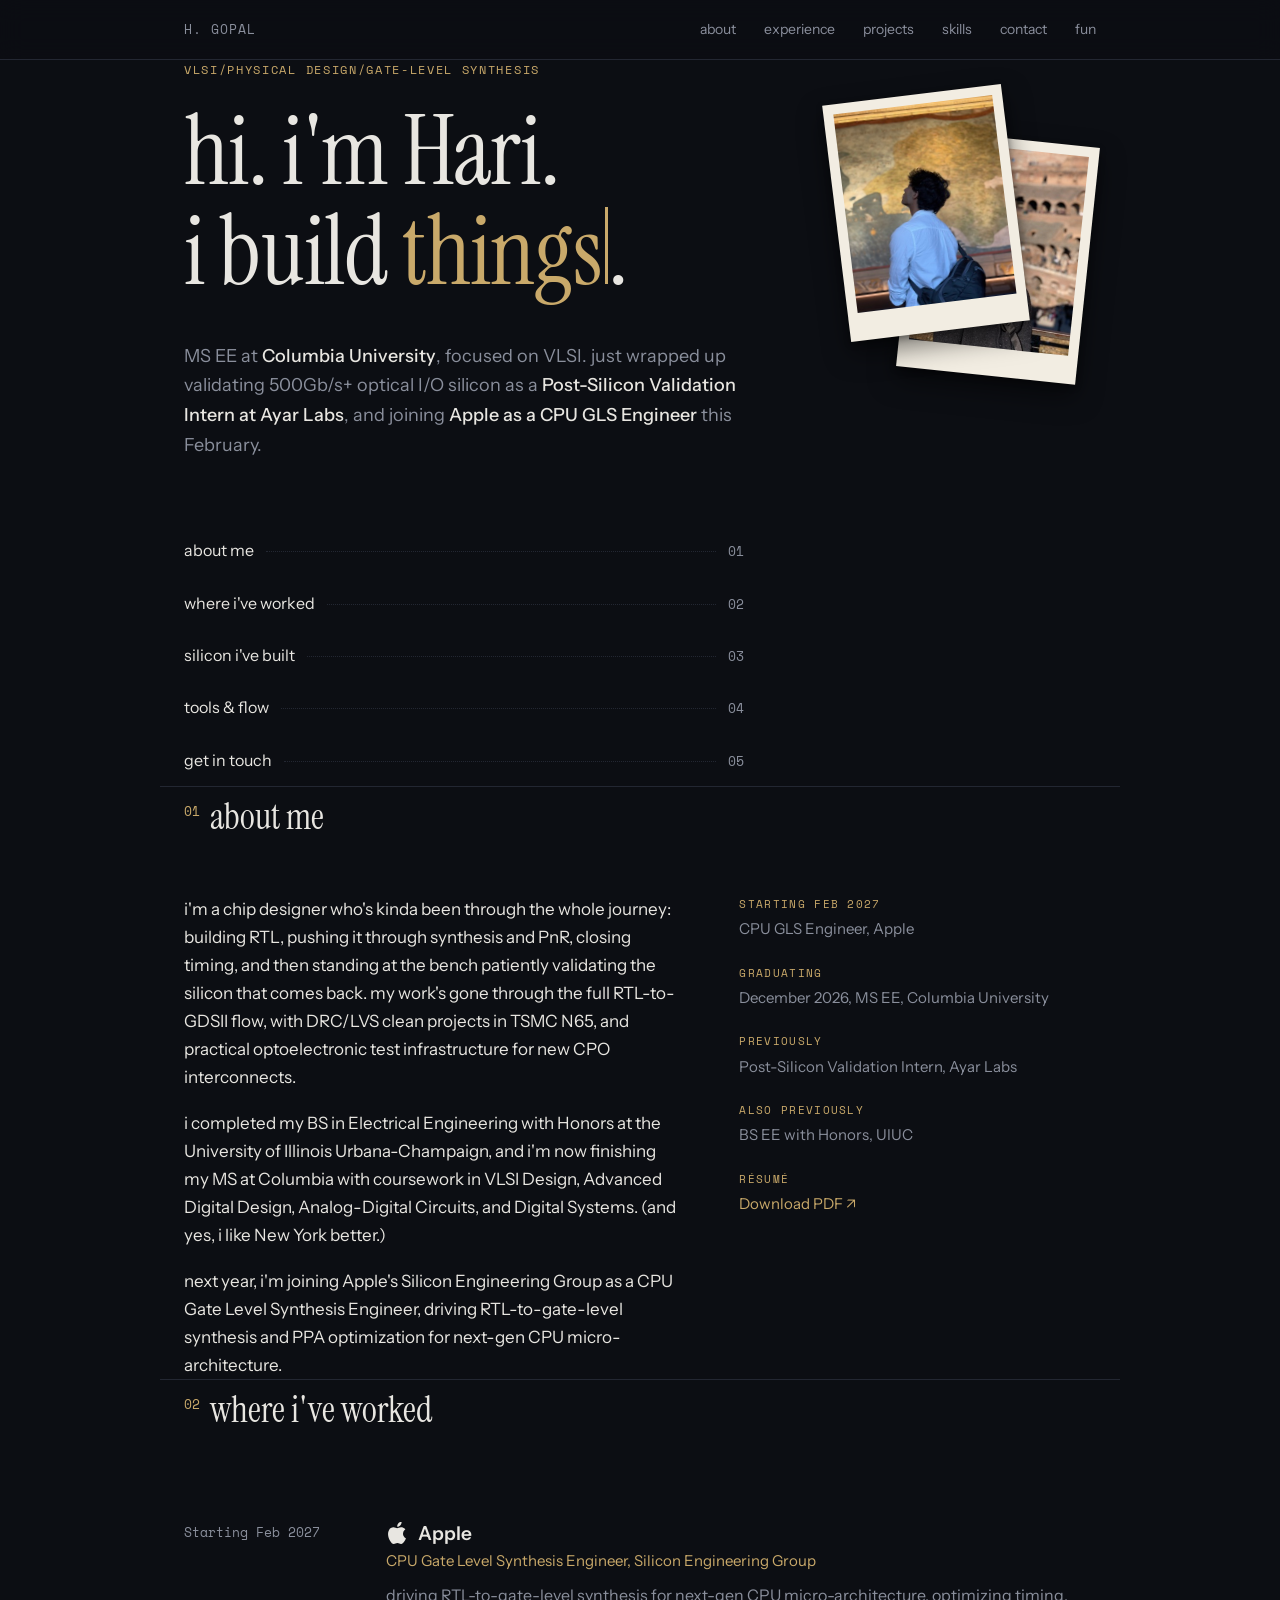
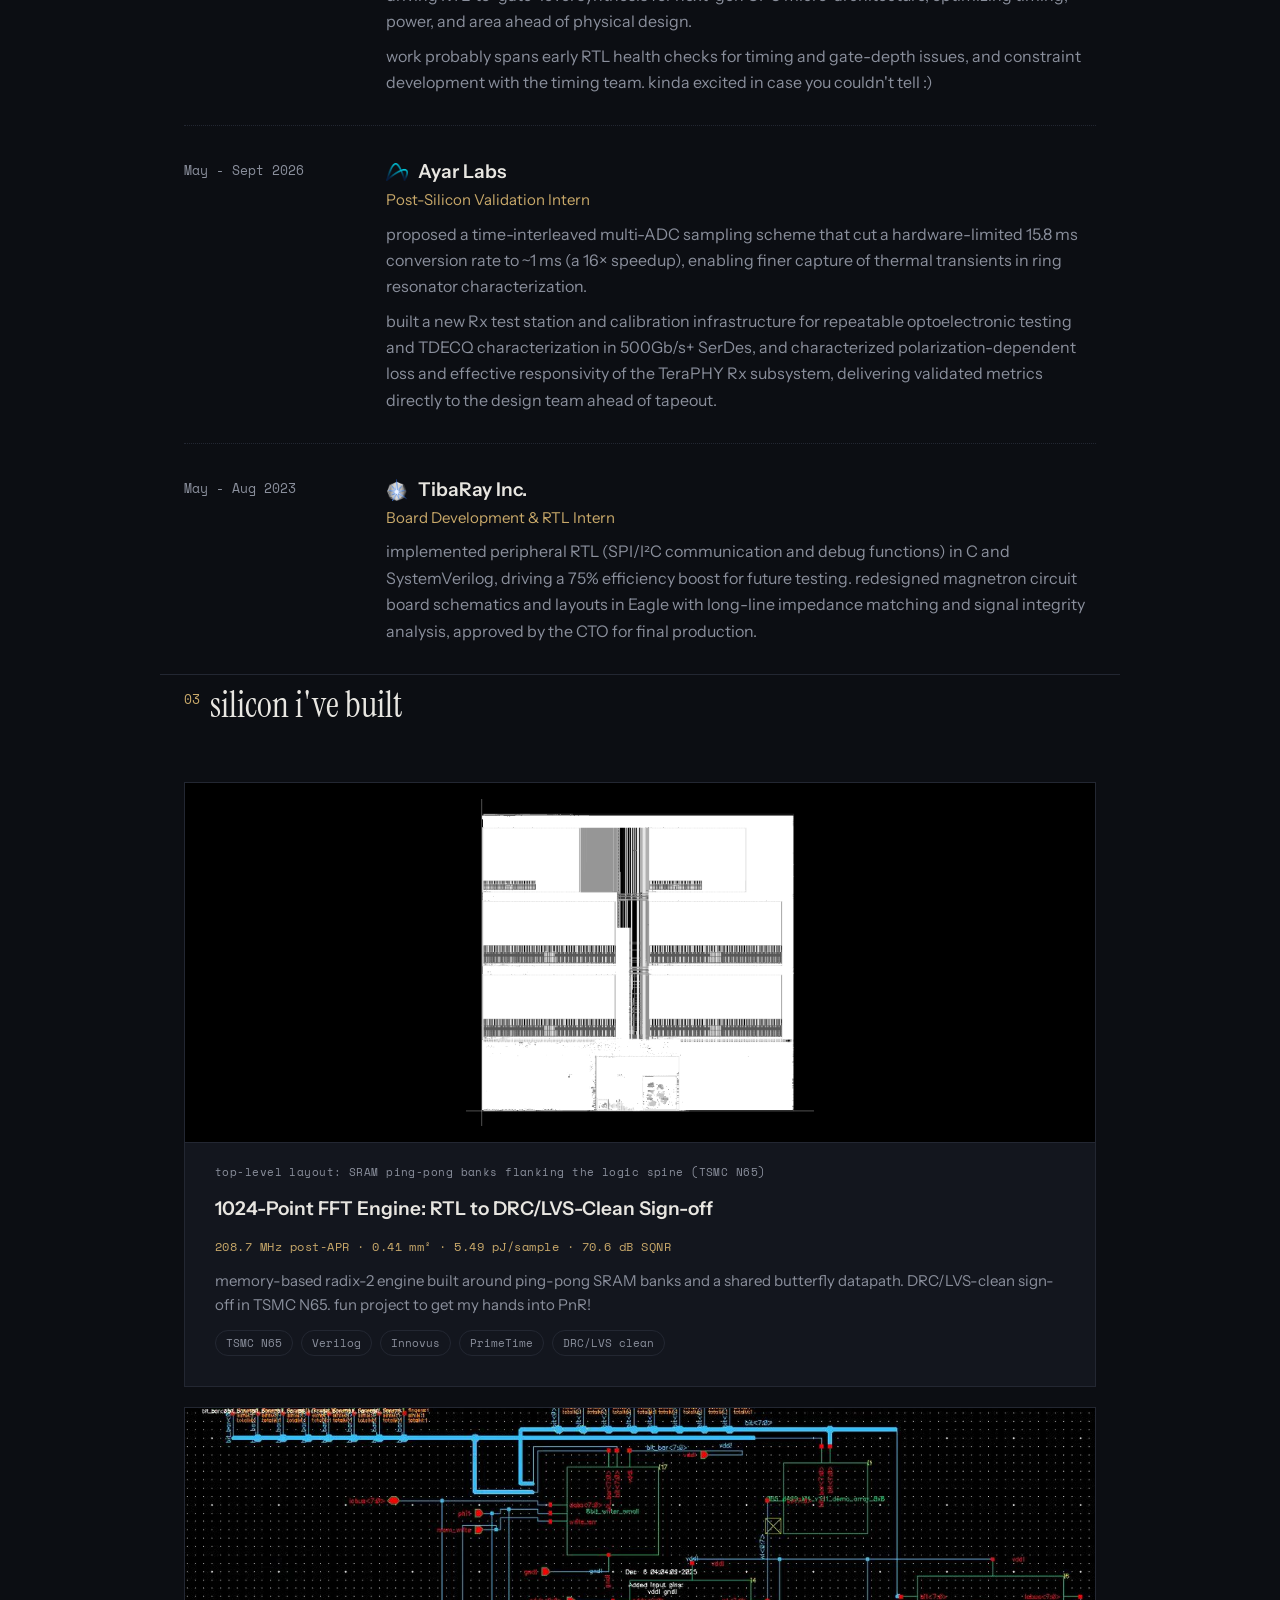
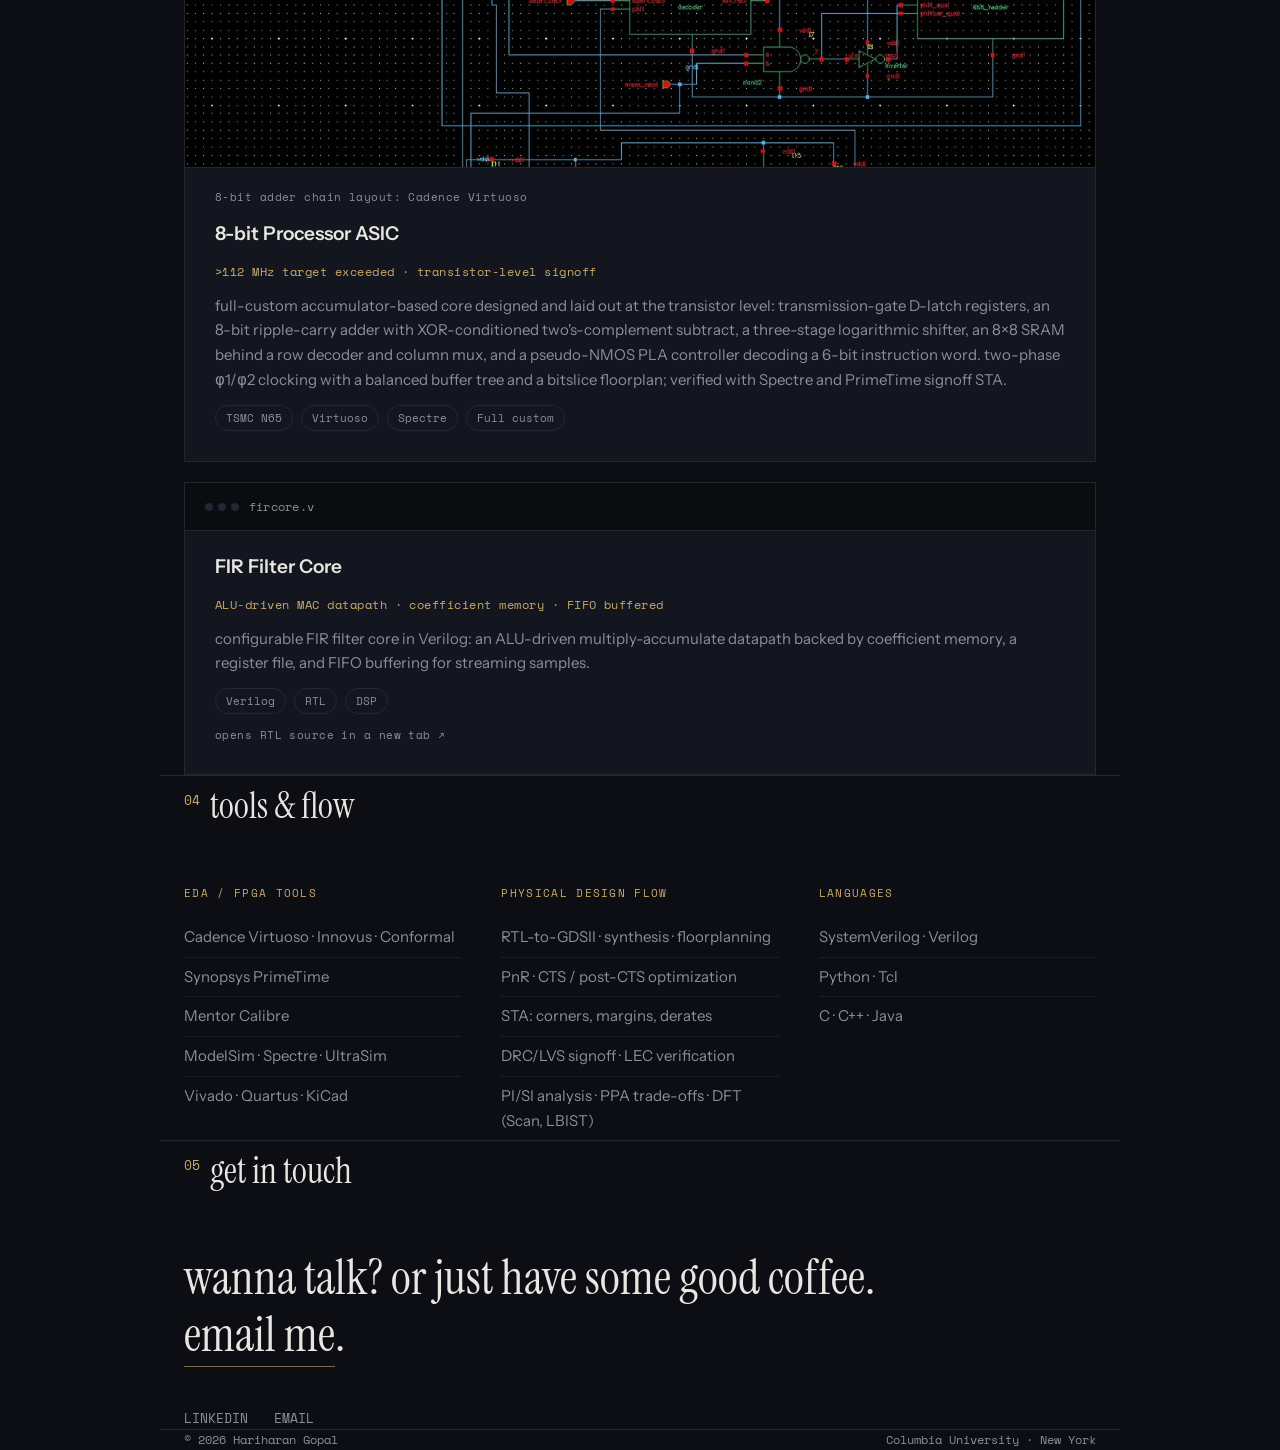
<file: index.html>
<!DOCTYPE html>
<html lang="en">
<head>
<meta charset="UTF-8">
<meta name="viewport" content="width=device-width, initial-scale=1.0">
<title>Hari :) VLSI & Silicon</title>
<meta name="description" content="Hariharan Gopal, VLSI engineer. MS EE at Columbia University, specializing in physical design and gate-level synthesis. Incoming CPU GLS Engineer at Apple.">
<link rel="icon" type="image/svg+xml" href="assets/favicon.svg">
<link rel="preconnect" href="https://fonts.googleapis.com">
<link rel="preconnect" href="https://fonts.gstatic.com" crossorigin>
<link href="https://fonts.googleapis.com/css2?family=Instrument+Serif:ital@0;1&family=Instrument+Sans:wght@400;500;600&family=Space+Mono:wght@400&display=swap" rel="stylesheet">
<style>
  :root {
    --bg: #0c0e13;
    --surface: #13161e;
    --line-solid: #232732;
    --text: #e8e6e1;
    --muted: #8a8f9c;
    --brass: #c9a96a;
    --brass-dim: #c9a96a99;
    --fun: #7fd9b8;
    --max: 960px;
  }

  * { margin: 0; padding: 0; box-sizing: border-box; }

  html { scroll-behavior: smooth; scroll-padding-top: calc(var(--nav-h, 58px) + 20px); }
  @media (prefers-reduced-motion: reduce) {
    html { scroll-behavior: auto; }
    *, *::before, *::after { animation: none !important; transition: none !important; }
  }

  body {
    background: var(--bg);
    color: var(--text);
    font-family: 'Instrument Sans', system-ui, sans-serif;
    font-size: 17px;
    line-height: 1.65;
    -webkit-font-smoothing: antialiased;
  }

  ::selection { background: var(--brass); color: var(--bg); }

  a { color: inherit; text-decoration: none; }
  a:focus-visible, button:focus-visible {
    outline: 2px solid var(--brass);
    outline-offset: 3px;
    border-radius: 2px;
  }

  .wrap { max-width: var(--max); margin: 0 auto; padding: 0 24px; }

  /* ---------- Nav ---------- */
  nav {
    position: sticky; top: 0; z-index: 10;
    background: color-mix(in srgb, var(--bg) 85%, transparent);
    backdrop-filter: blur(12px);
    border-bottom: 1px solid var(--line-solid);
  }
  .nav-inner {
    max-width: var(--max); margin: 0 auto; padding: 18px 24px;
    display: flex; justify-content: space-between; align-items: baseline;
  }
  .nav-name { font-family: 'Space Mono', monospace; font-size: 13px; letter-spacing: 0.08em; color: var(--muted); }
  .nav-links { display: flex; gap: 28px; }
  .nav-links a { font-size: 14px; color: var(--muted); transition: color 0.2s; }
  .nav-links a:hover { color: var(--brass); }

  /* ---------- Hero: the index ---------- */
  header { padding: 100px 0 90px; }
  .eyebrow {
    font-family: 'Space Mono', monospace; font-size: 12px;
    letter-spacing: 0.14em; text-transform: uppercase; color: var(--brass);
    margin-bottom: 22px;
  }
  h1 {
    font-family: 'Instrument Serif', serif;
    font-weight: 400;
    font-size: clamp(48px, 8.5vw, 96px);
    line-height: 1.04;
    letter-spacing: -0.01em;
    margin-bottom: 40px;
  }
  h1 em { font-style: italic; color: var(--brass); }
  .type-word { color: var(--brass); }
  .cursor {
    display: inline-block; width: 3px; height: 0.8em;
    background: var(--brass); margin-left: 3px;
    vertical-align: baseline;
    animation: blink 1s steps(1) infinite;
  }
  @keyframes blink { 50% { opacity: 0; } }
  @media (prefers-reduced-motion: reduce) { .cursor { animation: none; } }
  .hero-sub { max-width: 560px; color: var(--muted); font-size: 18px; margin-bottom: 64px; }
  .hero-sub strong { color: var(--text); font-weight: 500; }

  /* Hero layout: text on the left, photo stack on the right (wraps below on narrow viewports) */
  .hero-top { display: flex; flex-wrap: wrap; align-items: flex-start; gap: 32px 48px; }
  .hero-main { flex: 1 1 420px; min-width: 0; }

  /* Intro photo stack: two framed photos, one behind the other. Hover brings
     one to the front; hover long enough and a caption slips out underneath. */
  .hero-photos { position: relative; width: 260px; height: 288px; flex: 0 0 auto; margin-top: 34px; }
  .photo-frame {
    position: absolute;
    width: 180px;
    padding: 10px 10px 28px;
    background: #f2ede2;
    box-shadow: 0 12px 26px rgba(0,0,0,0.5), 0 2px 6px rgba(0,0,0,0.35);
    cursor: pointer;
    transition: transform 0.35s ease, box-shadow 0.35s ease;
  }
  .photo-frame img {
    display: block; width: 100%;
    aspect-ratio: 4 / 5;
    object-fit: cover;
  }
  .photo-frame--a { top: 0; left: 0; transform: rotate(-7deg); z-index: 2; }
  .photo-frame--b { top: 44px; left: 72px; transform: rotate(6deg); z-index: 1; }
  .photo-frame:hover, .photo-frame:focus-visible {
    z-index: 5;
    transform: rotate(0deg) scale(1.08) translateY(-6px);
    box-shadow: 0 20px 36px rgba(0,0,0,0.6), 0 4px 10px rgba(0,0,0,0.4);
  }
  .photo-egg {
    position: absolute; left: 50%; bottom: -10px;
    transform: translate(-50%, 100%);
    width: max-content; max-width: 190px;
    text-align: center;
    font-family: 'Space Mono', monospace; font-size: 11px; line-height: 1.4;
    color: var(--fun);
    background: color-mix(in srgb, var(--bg) 92%, transparent);
    border: 1px solid var(--line-solid);
    border-radius: 6px;
    padding: 7px 10px;
    opacity: 0;
    pointer-events: none;
    transition: opacity 0.25s ease;
  }
  .photo-frame:hover .photo-egg, .photo-frame:focus-visible .photo-egg {
    opacity: 1;
    transition-delay: 1.4s;
  }

  /* Dotted-leader index: the signature */
  .index { max-width: 560px; }
  .index a {
    display: flex; align-items: baseline; gap: 12px;
    padding: 13px 0;
    font-size: 16px;
    color: var(--text);
    transition: color 0.2s;
  }
  .index a:hover { color: var(--brass); }
  .index a:hover .leader { border-color: var(--brass-dim); }
  .index .leader {
    flex: 1;
    border-bottom: 1px dotted var(--line-solid);
    transform: translateY(-4px);
    transition: border-color 0.2s;
  }
  .index .num { font-family: 'Space Mono', monospace; font-size: 13px; color: var(--muted); }

  /* ---------- Sections ---------- */
  section { padding: 130px 0; border-top: 1px solid var(--line-solid); }
  h2 {
    font-family: 'Instrument Serif', serif;
    font-weight: 400;
    font-size: 36px;
    margin-bottom: 48px;
  }
  h2 .sec-num {
    font-family: 'Space Mono', monospace; font-size: 13px;
    color: var(--brass); vertical-align: super; margin-right: 10px;
  }

  /* About */
  .about-grid { display: grid; grid-template-columns: 1.4fr 1fr; gap: 56px; }
  .about-grid p + p { margin-top: 18px; }
  .facts { font-size: 15px; }
  .facts dt {
    font-family: 'Space Mono', monospace; font-size: 11px;
    letter-spacing: 0.12em; text-transform: uppercase;
    color: var(--brass); margin-top: 22px;
  }
  .facts dt:first-child { margin-top: 0; }
  .facts dd { color: var(--muted); margin-top: 4px; }
  .facts dd a { color: var(--brass); }

  /* Experience */
  .job { display: grid; grid-template-columns: 170px 1fr; gap: 32px; padding: 30px 0; border-bottom: 1px dotted var(--line-solid); }
  .job:last-child { border-bottom: none; }
  .job-when { font-family: 'Space Mono', monospace; font-size: 13px; color: var(--muted); padding-top: 4px; }
  .job h3 { font-size: 19px; font-weight: 600; display: flex; align-items: center; flex-wrap: wrap; }
  .job-logo { width: 22px; height: 22px; object-fit: contain; flex-shrink: 0; margin-right: 10px; }
  .job .role { color: var(--brass); font-size: 15px; margin-bottom: 8px; }
  .job p { color: var(--muted); font-size: 16px; }
  .job p + p { margin-top: 8px; }

  /* Job easter egg: reveals after lingering on this entry for a while */
  .job-egg {
    display: inline-block;
    max-width: 0;
    opacity: 0;
    overflow: hidden;
    white-space: nowrap;
    vertical-align: middle;
    margin-left: 0;
    font-family: 'Space Mono', monospace;
    font-size: 12px;
    font-weight: 400;
    color: var(--fun);
    transition: max-width 0.9s ease, opacity 0.6s ease 0.15s, margin-left 0.9s ease;
  }
  .job-egg.show { max-width: 320px; opacity: 1; margin-left: 12px; }
  @media (prefers-reduced-motion: reduce) {
    .job-egg { transition: opacity 0.3s ease; }
    .job-egg.show { max-width: 320px; }
  }

  /* Projects */
  .projects { display: grid; grid-template-columns: 1fr 1fr; gap: 20px; }
  .card {
    position: relative;
    background: var(--surface);
    border: 1px solid var(--line-solid);
    padding: 30px;
    display: flex; flex-direction: column; gap: 12px;
    transition: border-color 0.25s, transform 0.25s;
  }
  .card:hover { border-color: var(--brass-dim); transform: translateY(-3px); }
  .card-link { display: contents; color: inherit; text-decoration: none; }

  /* RTL peek: ghost link that reveals itself on sustained hover */
  .rtl-peek {
    position: absolute; top: 16px; right: 16px; z-index: 2;
    display: flex; align-items: center; gap: 6px;
    background: color-mix(in srgb, var(--surface) 90%, transparent);
    backdrop-filter: blur(6px);
    border: 1px solid var(--brass-dim);
    color: var(--brass);
    font-family: 'Space Mono', monospace; font-size: 11px; letter-spacing: 0.04em;
    padding: 7px 13px; border-radius: 100px;
    opacity: 0; transform: translateY(-2px);
    pointer-events: none;
  }
  .card:hover .rtl-peek {
    opacity: 1; transform: translateY(0);
    pointer-events: auto;
    animation: peek-reveal 1.7s cubic-bezier(.22, 1, .36, 1) 0.7s both;
  }
  /* Damped shake that only settles into a full fade near the end — dramatic, not a gentle nudge */
  @keyframes peek-reveal {
    0%   { opacity: 0;    transform: translateY(-2px) rotate(0deg); }
    6%   { opacity: 0.25; transform: translateY(-2px) rotate(-18deg); }
    14%  { opacity: 0.3;  transform: translateY(-2px) rotate(16deg); }
    22%  { opacity: 0.35; transform: translateY(-2px) rotate(-14deg); }
    30%  { opacity: 0.4;  transform: translateY(-2px) rotate(12deg); }
    38%  { opacity: 0.48; transform: translateY(-2px) rotate(-9deg); }
    46%  { opacity: 0.55; transform: translateY(-2px) rotate(7deg); }
    54%  { opacity: 0.65; transform: translateY(-2px) rotate(-5deg); }
    64%  { opacity: 0.78; transform: translateY(-1px) rotate(3deg); }
    76%  { opacity: 0.9;  transform: translateY(0)     rotate(-1deg); }
    100% { opacity: 1;    transform: translateY(0)     rotate(0deg); }
  }
  @media (prefers-reduced-motion: reduce) {
    .rtl-peek { animation: none; }
  }

  /* Terminal-chrome header for RTL-only cards without a photo */
  .card-terminal {
    width: calc(100% + 60px);
    margin: -30px -30px 8px -30px;
    padding: 14px 20px;
    background: #0a0c10;
    border-bottom: 1px solid var(--line-solid);
    display: flex; align-items: center; gap: 10px;
  }
  .card-terminal .dots { display: flex; gap: 5px; }
  .card-terminal .dots span { width: 8px; height: 8px; border-radius: 50%; background: var(--line-solid); }
  .card-terminal .fname { font-family: 'Space Mono', monospace; font-size: 12px; color: var(--muted); letter-spacing: 0.02em; }

  .card-img {
    width: calc(100% + 60px);
    margin: -30px 0 8px -30px;
    display: block;
    object-fit: cover;
    object-position: center;
    border-bottom: 1px solid var(--line-solid);
    max-height: 260px;
  }
  .card.wide .card-img { max-height: 360px; }
  .card-img.fit { object-fit: contain; background: #000; padding: 16px 0; }
  .card-gallery {
    display: grid; grid-template-columns: 1fr 1fr; gap: 16px;
    margin-top: 4px;
  }
  .card-gallery figure { margin: 0; }
  .card-gallery img {
    width: 100%; display: block;
    border: 1px solid var(--line-solid);
  }
  .card-gallery .img-note { display: block; margin-top: 7px; }
  .img-note {
    font-family: 'Space Mono', monospace; font-size: 11px;
    color: var(--muted); letter-spacing: 0.04em;
  }
  .card h3 { font-size: 19px; font-weight: 600; }
  .card .stat {
    font-family: 'Space Mono', monospace; font-size: 12px;
    color: var(--brass); letter-spacing: 0.04em;
  }
  .card p { color: var(--muted); font-size: 15px; flex: 1; }
  .tags { display: flex; flex-wrap: wrap; gap: 8px; }
  .tags span {
    font-family: 'Space Mono', monospace; font-size: 11px;
    color: var(--muted); border: 1px solid var(--line-solid);
    padding: 3px 10px; border-radius: 100px;
  }
  .card.wide { grid-column: 1 / -1; }

  /* Skills */
  .skills-grid { display: grid; grid-template-columns: repeat(3, 1fr); gap: 40px; }
  .skill-col h3 {
    font-family: 'Space Mono', monospace; font-size: 11px;
    letter-spacing: 0.12em; text-transform: uppercase;
    color: var(--brass); margin-bottom: 16px; font-weight: 400;
  }
  .skill-col ul { list-style: none; }
  .skill-col li {
    color: var(--muted); font-size: 15px; padding: 7px 0;
    border-bottom: 1px dotted var(--line-solid);
  }
  .skill-col li:last-child { border-bottom: none; }

  /* Contact */
  .contact-line {
    font-family: 'Instrument Serif', serif;
    font-size: clamp(30px, 5vw, 48px);
    line-height: 1.2;
    max-width: 720px;
  }
  .contact-line a { border-bottom: 1px solid var(--brass-dim); transition: color 0.2s; }
  .contact-line a:hover { color: var(--brass); }
  .socials { margin-top: 44px; display: flex; gap: 26px; }
  .socials a { font-family: 'Space Mono', monospace; font-size: 13px; color: var(--muted); transition: color 0.2s; }
  .socials a:hover { color: var(--brass); }

  footer {
    border-top: 1px solid var(--line-solid);
    padding: 30px 0 40px;
    font-family: 'Space Mono', monospace;
    font-size: 12px; color: var(--muted);
    display: flex; justify-content: space-between;
  }

  /* Reveal on scroll */
  .reveal { opacity: 0; transform: translateY(16px); transition: opacity 0.6s ease, transform 0.6s ease; }
  .reveal.in { opacity: 1; transform: none; }
  @media (prefers-reduced-motion: reduce) { .reveal { opacity: 1; transform: none; } }

  /* ---------- Mobile ---------- */
  @media (max-width: 720px) {
    .wrap { padding: 0 20px; }
    header { padding: 64px 0 50px; }
    .hero-top { flex-direction: column-reverse; gap: 36px; }
    .hero-photos { width: 210px; height: 232px; margin-top: 0; }
    .photo-frame { width: 145px; padding: 9px 9px 24px; }
    .photo-frame--b { top: 34px; left: 56px; }
    .about-grid, .projects, .skills-grid, .card-gallery { grid-template-columns: 1fr; }
    .about-grid { gap: 40px; }
    .job { grid-template-columns: 1fr; gap: 6px; padding: 24px 0; }
    .nav-inner { padding: 16px 20px; }
    .nav-links { gap: 14px; flex-wrap: wrap; justify-content: flex-end; }
    .nav-links a { font-size: 13px; }
    section { padding: 90px 0; }
    h2 { font-size: 28px; margin-bottom: 32px; }
    .card { padding: 22px; }
    .card-img { width: calc(100% + 44px); margin: -22px 0 8px -22px; }
    .card.wide .card-img { max-height: 220px; }
    .card-terminal { width: calc(100% + 44px); margin: -22px -22px 8px -22px; }
    .rtl-peek { top: 12px; right: 12px; font-size: 10px; padding: 6px 11px; }
    .projects { gap: 16px; }
    .skills-grid { gap: 28px; }
    .socials { gap: 20px; }
    footer { flex-direction: column; gap: 8px; }
  }

  @media (max-width: 420px) {
    .wrap { padding: 0 16px; }
    header { padding: 52px 0 42px; }
    .eyebrow { font-size: 11px; }
    .hero-sub { font-size: 16px; margin-bottom: 48px; }
    .index a { font-size: 15px; padding: 11px 0; }
    .nav-name { font-size: 12px; }
    .card { padding: 18px; }
    .card-img { width: calc(100% + 36px); margin: -18px 0 8px -18px; }
    .card-terminal { width: calc(100% + 36px); margin: -18px -18px 8px -18px; }
  }

  /* Touch devices can't hover-and-wait: surface the RTL link immediately */
  @media (hover: none) {
    .rtl-peek { opacity: 1; transform: none; pointer-events: auto; animation: none; transition: none; }
    .photo-frame:active { z-index: 5; transform: rotate(0deg) scale(1.06); }
  }
</style>
</head>
<body>

<nav>
  <div class="nav-inner">
    <span class="nav-name">H. GOPAL</span>
    <div class="nav-links">
      <a href="#about">about</a>
      <a href="#experience">experience</a>
      <a href="#projects">projects</a>
      <a href="#skills">skills</a>
      <a href="#contact">contact</a>
      <a href="fun.html">fun</a>
    </div>
  </div>
</nav>

<header class="wrap">
  <div class="hero-top">
    <div class="hero-main">
      <p class="eyebrow">vlsi/physical design/gate-level synthesis</p>
      <h1>hi. i'm Hari.<br>i build <span id="type-word" class="type-word">things</span><span class="cursor" aria-hidden="true"></span>.</h1>
      <p class="hero-sub">
        MS EE at <strong>Columbia University</strong>, focused on VLSI. just wrapped up
        validating 500Gb/s+ optical I/O silicon as a
        <strong>Post-Silicon Validation Intern at Ayar Labs</strong>, and joining
        <strong>Apple as a CPU GLS Engineer</strong> this February.
      </p>

      <div class="index" aria-label="Page index">
        <a href="#about"><span>about me</span><span class="leader"></span><span class="num">01</span></a>
        <a href="#experience"><span>where i've worked</span><span class="leader"></span><span class="num">02</span></a>
        <a href="#projects"><span>silicon i've built</span><span class="leader"></span><span class="num">03</span></a>
        <a href="#skills"><span>tools & flow</span><span class="leader"></span><span class="num">04</span></a>
        <a href="#contact"><span>get in touch</span><span class="leader"></span><span class="num">05</span></a>
      </div>
    </div>

    <div class="hero-photos">
      <figure class="photo-frame photo-frame--a" tabindex="0">
        <img src="assets/intro-1.jpg" alt="Looking up at the painted ceiling fresco in the Vatican's Gallery of Maps" loading="lazy">
        <span class="photo-egg">gallery of maps, vatican, aurafarming \ credit to @gautham.jey</span>
      </figure>
      <figure class="photo-frame photo-frame--b" tabindex="0">
        <img src="assets/intro-2.jpg" alt="Standing in front of the Colosseum in Rome" loading="lazy">
        <span class="photo-egg">the colosseum, rome, big circle was cool! \ credit to @siddharth.kaza<span>
      </figure>
    </div>
  </div>
</header>

<section id="about" class="wrap reveal">
  <h2><span class="sec-num">01</span>about me</h2>
  <div class="about-grid">
    <div>
      <p>i'm a chip designer who's kinda been through the whole journey: building
      RTL, pushing it through synthesis and PnR, closing timing,
      and then standing at the bench patiently validating the silicon that comes back.
      my work's gone through the full RTL-to-GDSII flow, with DRC/LVS clean projects
      in TSMC N65, and practical optoelectronic test infrastructure for
      new CPO interconnects.</p>
      <p>i completed my BS in Electrical Engineering with Honors at the
      University of Illinois Urbana-Champaign, and i'm now finishing my MS at
      Columbia with coursework in VLSI Design, Advanced Digital Design,
      Analog-Digital Circuits, and Digital Systems. (and yes, i like New York better.)</p>
      <p>next year, i'm joining Apple's Silicon Engineering Group as a
      CPU Gate Level Synthesis Engineer, driving RTL-to-gate-level
      synthesis and PPA optimization for next-gen CPU micro-architecture.</p>
    </div>
    <dl class="facts">
      <dt>Starting Feb 2027</dt><dd>CPU GLS Engineer, Apple</dd>
      <dt>Graduating</dt><dd>December 2026, MS EE, Columbia University</dd>
      <dt>Previously</dt><dd>Post-Silicon Validation Intern, Ayar Labs</dd>
      <dt>Also previously</dt><dd>BS EE with Honors, UIUC</dd>
      <dt>Résumé</dt><dd><a href="resume.pdf">Download PDF ↗</a></dd>
    </dl>
  </div>
</section>

<section id="experience" class="wrap reveal">
  <h2><span class="sec-num">02</span>where i've worked</h2>

  <div class="job">
    <div class="job-when">Starting Feb 2027</div>
    <div>
      <h3><img class="job-logo" src="assets/apple-icon.svg" alt="" loading="lazy"><span>Apple</span><span class="job-egg">the bite mark finally makes sense!</span></h3>
      <p class="role">CPU Gate Level Synthesis Engineer, Silicon Engineering Group</p>
      <p>driving RTL-to-gate-level synthesis for next-gen CPU
      micro-architecture, optimizing timing, power, and area ahead of
      physical design.</p>
      <p>work probably spans early RTL health checks for timing and gate-depth
      issues, and constraint development with
      the timing team. kinda excited in case you couldn't tell :)</p>
    </div>
  </div>

  <div class="job">
    <div class="job-when">May - Sept 2026</div>
    <div>
      <h3><img class="job-logo" src="assets/Ayar_Labs_icon_RGB.png" alt="" loading="lazy"><span>Ayar Labs</span><span class="job-egg">cool aritzia hoodie merch too!</span></h3>
      <p class="role">Post-Silicon Validation Intern</p>
      <p>proposed a time-interleaved multi-ADC sampling scheme that cut a
      hardware-limited 15.8 ms conversion rate to ~1 ms (a 16× speedup),
      enabling finer capture of thermal transients in ring resonator
      characterization.</p>
      <p>built a new Rx test station and calibration infrastructure for
      repeatable optoelectronic testing and TDECQ characterization in
      500Gb/s+ SerDes, and characterized polarization-dependent loss and
      effective responsivity of the TeraPHY Rx subsystem, delivering
      validated metrics directly to the design team ahead of tapeout.</p>
    </div>
  </div>

  <div class="job">
    <div class="job-when">May - Aug 2023</div>
    <div>
      <h3><img class="job-logo" src="assets/tibaray-icon.png" alt="" loading="lazy"><span>TibaRay Inc.</span><span class="job-egg">fun sandwich shop nearby!</span></h3>
      <p class="role">Board Development & RTL Intern</p>
      <p>implemented peripheral RTL (SPI/I²C communication and debug
      functions) in C and SystemVerilog, driving a 75% efficiency boost for
      future testing. redesigned magnetron circuit board schematics and
      layouts in Eagle with long-line impedance matching and signal integrity
      analysis, approved by the CTO for final production.</p>
    </div>
  </div>
</section>

<section id="projects" class="wrap reveal">
  <h2><span class="sec-num">03</span>silicon i've built</h2>
  <div class="projects">

    <div class="card wide">
      <a class="card-link" href="project-fft.html">
        <img class="card-img fit" src="assets/fft-top-level.png" alt="Top-level post-APR layout of the 1024-point FFT engine showing the SRAM banks and standard-cell logic" loading="lazy">
        <span class="img-note">top-level layout: SRAM ping-pong banks flanking the logic spine (TSMC N65)</span>
        <h3>1024-Point FFT Engine: RTL to DRC/LVS-Clean Sign-off</h3>
        <span class="stat">208.7 MHz post-APR · 0.41 mm² · 5.49 pJ/sample · 70.6 dB SQNR</span>
        <p>memory-based radix-2 engine built around ping-pong SRAM banks and a
        shared butterfly datapath. DRC/LVS-clean sign-off in TSMC N65. fun
        project to get my hands into PnR!</p>
        <div class="tags"><span>TSMC N65</span><span>Verilog</span><span>Innovus</span><span>PrimeTime</span><span>DRC/LVS clean</span></div>
      </a>
      <a class="rtl-peek" href="rtl-fft.html" target="_blank" rel="noopener">view RTL &#8599;</a>
    </div>

    <div class="card wide">
      <img class="card-img" src="assets/adder-layout.jpg" alt="Layout of the 8-bit ripple-carry adder chain in Cadence Virtuoso" loading="lazy">
      <span class="img-note">8-bit adder chain layout: Cadence Virtuoso</span>
      <h3>8-bit Processor ASIC</h3>
      <span class="stat">&gt;112 MHz target exceeded · transistor-level signoff</span>
      <p>full-custom accumulator-based core designed and laid out at the
      transistor level: transmission-gate D-latch registers,
      an 8-bit ripple-carry adder with XOR-conditioned two's-complement
      subtract, a three-stage logarithmic shifter, an 8×8 SRAM behind a row
      decoder and column mux, and a pseudo-NMOS PLA controller decoding a
      6-bit instruction word. two-phase φ1/φ2 clocking with a balanced buffer
      tree and a bitslice floorplan; verified with Spectre and PrimeTime
      signoff STA.</p>
      <div class="tags"><span>TSMC N65</span><span>Virtuoso</span><span>Spectre</span><span>Full custom</span></div>
    </div>

    <a class="card wide" href="rtl-fir.html" target="_blank" rel="noopener">
      <div class="card-terminal">
        <span class="dots"><span></span><span></span><span></span></span>
        <span class="fname">fircore.v</span>
      </div>
      <h3>FIR Filter Core</h3>
      <span class="stat">ALU-driven MAC datapath · coefficient memory · FIFO buffered</span>
      <p>configurable FIR filter core in Verilog: an ALU-driven
      multiply-accumulate datapath backed by coefficient memory, a register
      file, and FIFO buffering for streaming samples.</p>
      <div class="tags"><span>Verilog</span><span>RTL</span><span>DSP</span></div>
      <span class="img-note">opens RTL source in a new tab ↗</span>
    </a>

  </div>
</section>

<section id="skills" class="wrap reveal">
  <h2><span class="sec-num">04</span>tools & flow</h2>
  <div class="skills-grid">
    <div class="skill-col">
      <h3>EDA / FPGA Tools</h3>
      <ul>
        <li>Cadence Virtuoso · Innovus · Conformal</li>
        <li>Synopsys PrimeTime</li>
        <li>Mentor Calibre</li>
        <li>ModelSim · Spectre · UltraSim</li>
        <li>Vivado · Quartus · KiCad</li>
      </ul>
    </div>
    <div class="skill-col">
      <h3>Physical Design Flow</h3>
      <ul>
        <li>RTL-to-GDSII · synthesis · floorplanning</li>
        <li>PnR · CTS / post-CTS optimization</li>
        <li>STA: corners, margins, derates</li>
        <li>DRC/LVS signoff · LEC verification</li>
        <li>PI/SI analysis · PPA trade-offs · DFT (Scan, LBIST)</li>
      </ul>
    </div>
    <div class="skill-col">
      <h3>Languages</h3>
      <ul>
        <li>SystemVerilog · Verilog</li>
        <li>Python · Tcl</li>
        <li>C · C++ · Java</li>
      </ul>
    </div>
  </div>
</section>

<section id="contact" class="wrap reveal">
  <h2><span class="sec-num">05</span>get in touch</h2>
  <p class="contact-line">
    wanna talk? or just have some good coffee.
    <a href="mailto:hg2775@columbia.edu">email me</a>.
  </p>
  <div class="socials">
    <a href="https://www.linkedin.com/in/hrgopal">LINKEDIN</a>
    <a href="mailto:hg2775@columbia.edu">EMAIL</a>
  </div>
</section>

<footer class="wrap">
  <span>© 2026 Hariharan Gopal</span>
  <span>Columbia University · New York</span>
</footer>

<script>
  // Keep anchor-jump offset in sync with the sticky nav's real height
  const navEl = document.querySelector('nav');
  const setNavHeight = () => {
    document.documentElement.style.setProperty('--nav-h', navEl.offsetHeight + 'px');
  };
  setNavHeight();
  window.addEventListener('resize', setNavHeight);

  // Scroll-reveal (respects reduced motion via CSS)
  const io = new IntersectionObserver((entries) => {
    entries.forEach(e => { if (e.isIntersecting) { e.target.classList.add('in'); io.unobserve(e.target); } });
  }, { threshold: 0.12 });
  document.querySelectorAll('.reveal').forEach(el => io.observe(el));

  // Typewriter effect on the hero "i build ___" word
  const typeEl = document.getElementById('type-word');
  const words = ['things', 'RTL', 'Verilog', 'drones', 'optics', 'chips', 'circuits', 'legos'];
  const reduceMotion = window.matchMedia('(prefers-reduced-motion: reduce)').matches;

  if (typeEl && !reduceMotion) {
    let wordIndex = 0, charIndex = 0, deleting = false;

    const tick = () => {
      const current = words[wordIndex];
      if (!deleting) {
        charIndex++;
        typeEl.textContent = current.slice(0, charIndex);
        if (charIndex === current.length) {
          deleting = true;
          setTimeout(tick, 1400);
          return;
        }
      } else {
        charIndex--;
        typeEl.textContent = current.slice(0, charIndex);
        if (charIndex === 0) {
          deleting = false;
          wordIndex = (wordIndex + 1) % words.length;
        }
      }
      setTimeout(tick, deleting ? 45 : 90);
    };

    typeEl.textContent = '';
    tick();
  }

  // Job easter eggs: reveal only after lingering on that entry for a while
  const EGG_DWELL_MS = 2000;
  document.querySelectorAll('.job').forEach(job => {
    const egg = job.querySelector('.job-egg');
    if (!egg) return;
    let timer = null;
    const jobIo = new IntersectionObserver((entries) => {
      entries.forEach(entry => {
        if (entry.isIntersecting) {
          if (!timer && !egg.classList.contains('show')) {
            timer = setTimeout(() => { egg.classList.add('show'); }, EGG_DWELL_MS);
          }
        } else if (timer) {
          clearTimeout(timer);
          timer = null;
        }
      });
    }, { threshold: 0.6 });
    jobIo.observe(job);
  });
</script>

</body>
</html>
</file>
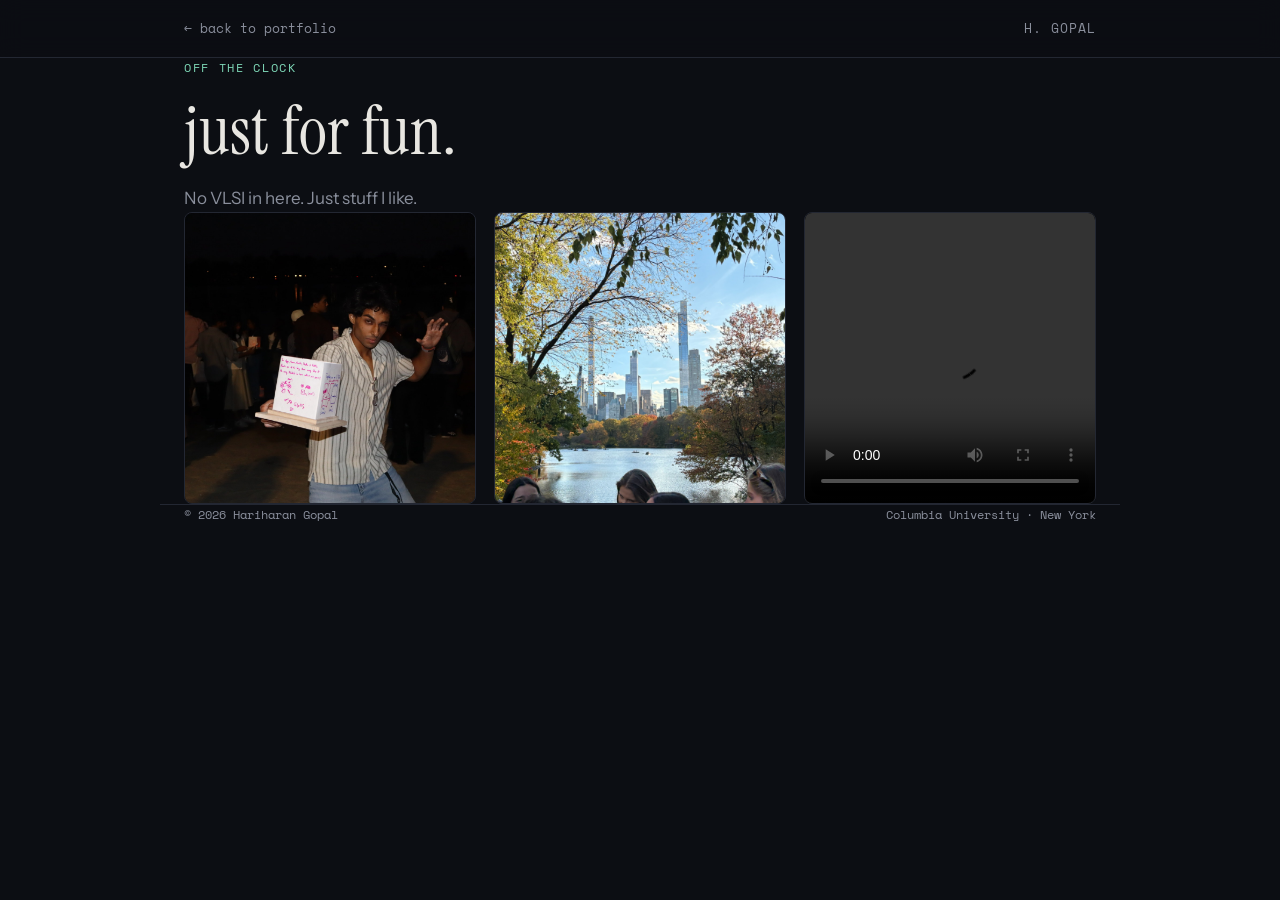
<file: fun.html>
<!DOCTYPE html>
<html lang="en">
<head>
<meta charset="UTF-8">
<meta name="viewport" content="width=device-width, initial-scale=1.0">
<title>Fun &middot; Hariharan Gopal</title>
<meta name="description" content="Off-the-clock stuff: pics and videos, no VLSI required.">
<link rel="preconnect" href="https://fonts.googleapis.com">
<link rel="preconnect" href="https://fonts.gstatic.com" crossorigin>
<link href="https://fonts.googleapis.com/css2?family=Instrument+Serif:ital@0;1&family=Instrument+Sans:wght@400;500;600&family=Space+Mono:wght@400&display=swap" rel="stylesheet">
<style>
  :root {
    --bg: #0c0e13;
    --surface: #13161e;
    --line-solid: #232732;
    --text: #e8e6e1;
    --muted: #8a8f9c;
    --brass: #c9a96a;
    --brass-dim: #c9a96a99;
    --fun: #7fd9b8;
    --max: 960px;
  }
  * { margin: 0; padding: 0; box-sizing: border-box; }
  html { scroll-behavior: smooth; }
  @media (prefers-reduced-motion: reduce) { html { scroll-behavior: auto; } *, *::before, *::after { animation: none !important; transition: none !important; } }
  body {
    background: var(--bg); color: var(--text);
    font-family: 'Instrument Sans', system-ui, sans-serif;
    font-size: 17px; line-height: 1.65; -webkit-font-smoothing: antialiased;
  }
  ::selection { background: var(--fun); color: var(--bg); }
  a { color: inherit; text-decoration: none; }
  a:focus-visible, button:focus-visible { outline: 2px solid var(--fun); outline-offset: 3px; border-radius: 2px; }
  .wrap { max-width: var(--max); margin: 0 auto; padding: 0 24px; }

  nav { position: sticky; top: 0; z-index: 10; background: color-mix(in srgb, var(--bg) 85%, transparent); backdrop-filter: blur(12px); border-bottom: 1px solid var(--line-solid); }
  .nav-inner { max-width: var(--max); margin: 0 auto; padding: 18px 24px; display: flex; justify-content: space-between; align-items: baseline; gap: 16px; }
  .back-link { font-family: 'Space Mono', monospace; font-size: 13px; color: var(--muted); transition: color .2s; }
  .back-link:hover { color: var(--fun); }
  .nav-name { font-family: 'Space Mono', monospace; font-size: 13px; letter-spacing: 0.08em; color: var(--muted); }

  header { padding: 64px 0 48px; }
  .eyebrow { font-family: 'Space Mono', monospace; font-size: 12px; letter-spacing: 0.14em; text-transform: uppercase; color: var(--fun); margin-bottom: 18px; }
  h1 { font-family: 'Instrument Serif', serif; font-weight: 400; font-size: clamp(40px, 7vw, 68px); line-height: 1.05; margin-bottom: 16px; }
  header p { max-width: 520px; color: var(--muted); font-size: 17px; }

  main { padding-bottom: 90px; }
  .fun-grid { display: grid; grid-template-columns: repeat(3, 1fr); gap: 18px; }
  .fun-item { background: var(--surface); border: 1px solid var(--line-solid); border-radius: 8px; overflow: hidden; transition: border-color 0.25s, transform 0.25s; }
  .fun-item:hover { border-color: var(--fun); transform: translateY(-3px); }
  .fun-item img, .fun-item video { width: 100%; display: block; aspect-ratio: 1 / 1; object-fit: cover; background: #000; }
  .fun-item .cap { padding: 10px 14px; font-family: 'Space Mono', monospace; font-size: 12px; color: var(--muted); }

  .empty-state {
    border: 1px dashed var(--line-solid); border-radius: 10px;
    padding: 60px 24px; text-align: center; color: var(--muted);
  }
  .empty-state p { max-width: 420px; margin: 0 auto; font-size: 15px; }
  .empty-state .eyebrow { color: var(--fun); }

  footer { border-top: 1px solid var(--line-solid); padding: 30px 0 40px; font-family: 'Space Mono', monospace; font-size: 12px; color: var(--muted); display: flex; justify-content: space-between; }

  @media (max-width: 720px) {
    .wrap { padding: 0 20px; }
    header { padding: 48px 0 36px; }
    .fun-grid { grid-template-columns: repeat(2, 1fr); gap: 12px; }
    footer { flex-direction: column; gap: 8px; }
  }
  @media (max-width: 420px) {
    .wrap { padding: 0 16px; }
    .fun-grid { grid-template-columns: 1fr; }
  }
</style>
</head>
<body>

<nav>
  <div class="nav-inner">
    <a class="back-link" href="index.html">&larr; back to portfolio</a>
    <span class="nav-name">H. GOPAL</span>
  </div>
</nav>

<header class="wrap">
  <p class="eyebrow">off the clock</p>
  <h1>just for fun.</h1>
  <p>No VLSI in here. Just stuff I like.</p>
</header>

<main class="wrap">
  <div class="fun-grid" id="fun-grid"></div>
  <div class="empty-state" id="empty-state" hidden>
    <p class="eyebrow">nothing here yet</p>
    <p>Check back soon: this tab is just waiting for pics and clips to land in it.</p>
  </div>
</main>

<footer class="wrap">
  <span>&copy; 2026 Hariharan Gopal</span>
  <span>Columbia University &middot; New York</span>
</footer>

<script>
  // To add something: drop the file in assets/fun/, then add one entry below.
  // type: 'image' or 'video'. caption is optional: omit or leave "" to skip it.
  const MEDIA = [
    { type: 'image', src: 'assets/fun/img-2891.jpg', caption: '' },
    { type: 'image', src: 'assets/fun/img-6321.jpg', caption: '' },
    { type: 'video', src: 'assets/fun/img-6539.mp4', caption: '' },
  ];

  const grid = document.getElementById('fun-grid');
  const emptyState = document.getElementById('empty-state');

  if (MEDIA.length === 0) {
    emptyState.hidden = false;
  } else {
    MEDIA.forEach(item => {
      const cell = document.createElement('div');
      cell.className = 'fun-item';
      const media = item.type === 'video'
        ? Object.assign(document.createElement('video'), { src: item.src, controls: true, playsInline: true, preload: 'metadata' })
        : Object.assign(document.createElement('img'), { src: item.src, alt: item.caption || '', loading: 'lazy' });
      cell.appendChild(media);
      if (item.caption) {
        const cap = document.createElement('div');
        cap.className = 'cap';
        cap.textContent = item.caption;
        cell.appendChild(cap);
      }
      grid.appendChild(cell);
    });
  }
</script>

</body>
</html>
</file>
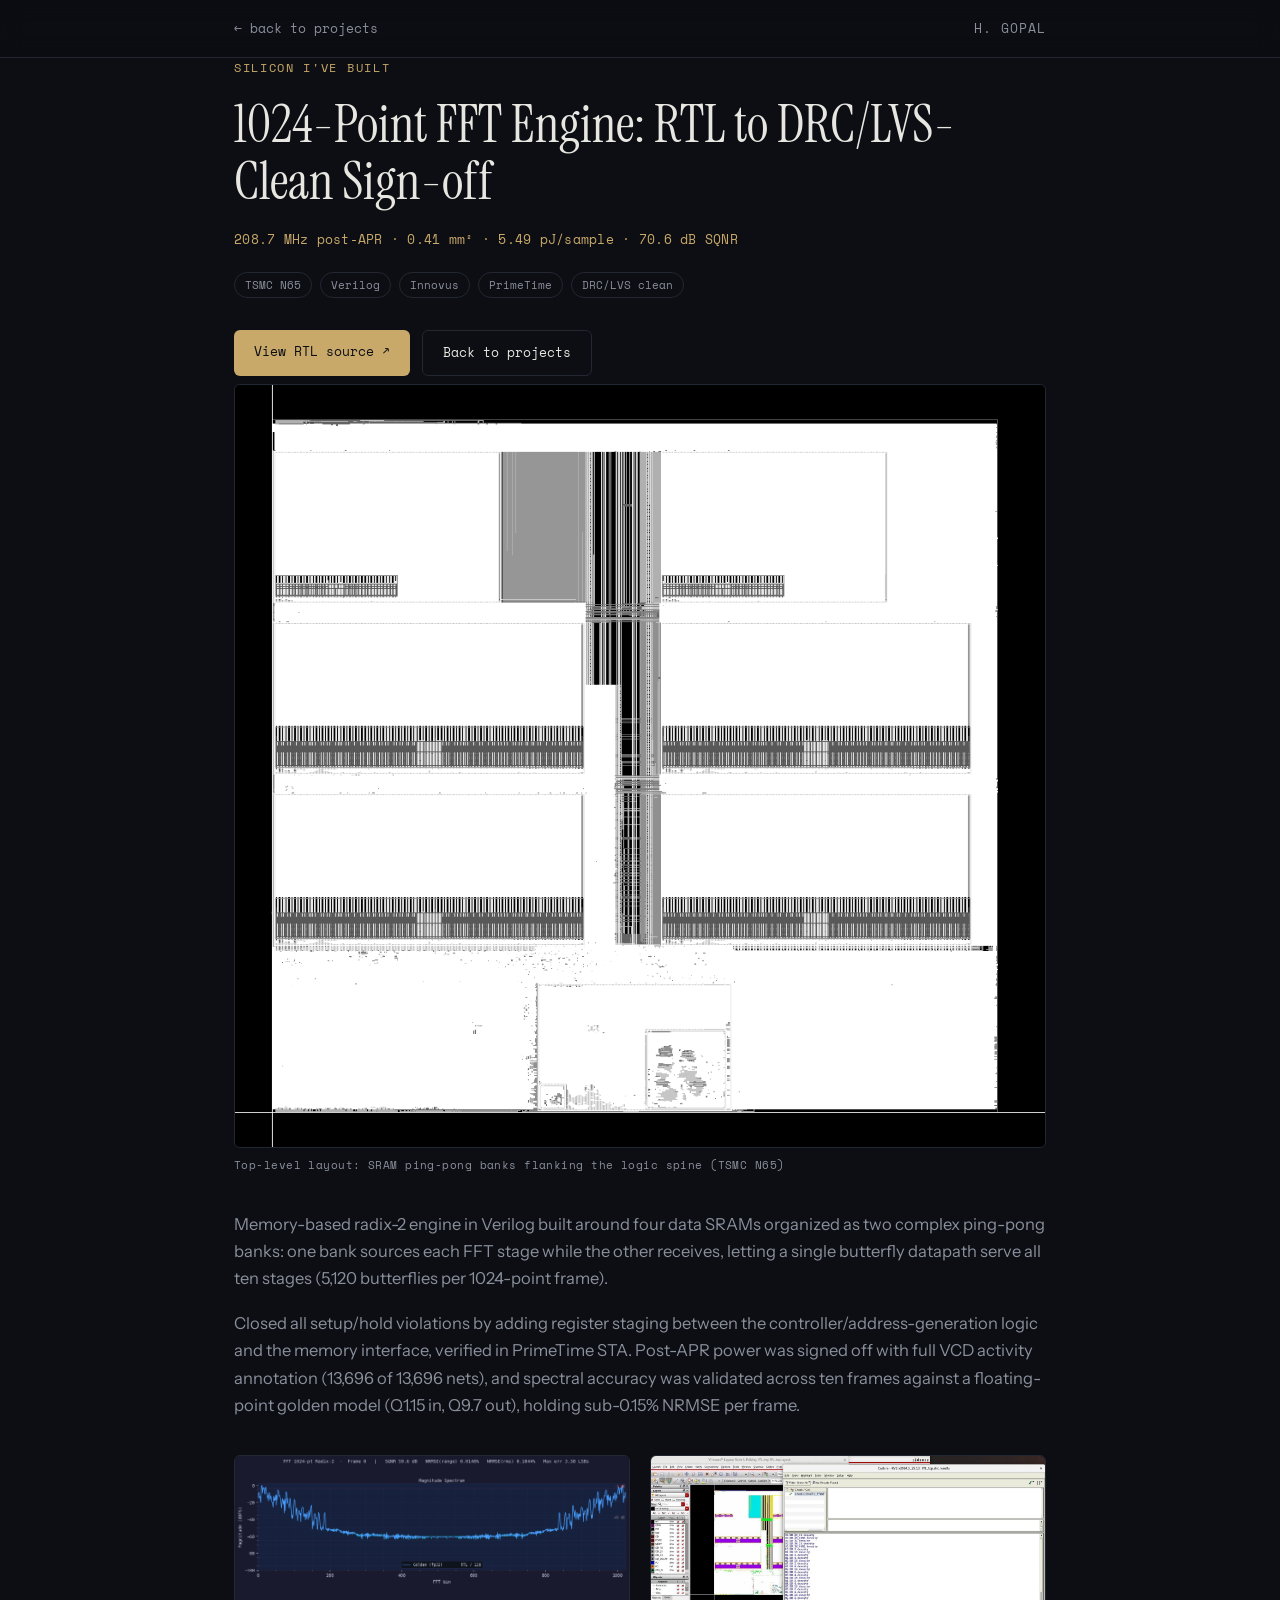
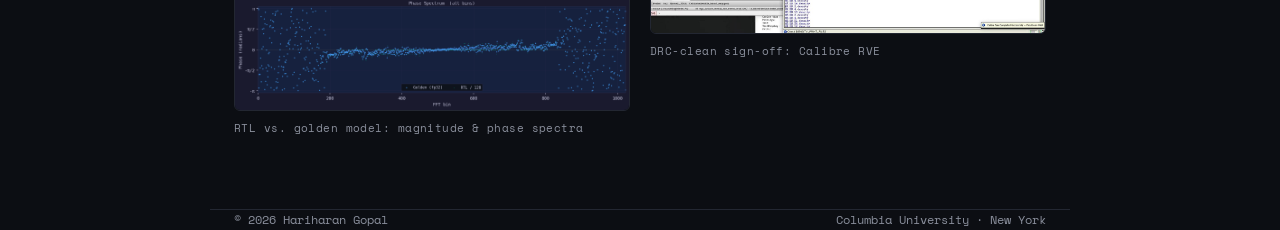
<file: project-fft.html>
<!DOCTYPE html>
<html lang="en">
<head>
<meta charset="UTF-8">
<meta name="viewport" content="width=device-width, initial-scale=1.0">
<title>1024-Point FFT Engine &middot; Hariharan Gopal</title>
<meta name="description" content="1024-point radix-2 FFT engine, RTL to DRC/LVS-clean sign-off in TSMC N65.">
<link rel="preconnect" href="https://fonts.googleapis.com">
<link rel="preconnect" href="https://fonts.gstatic.com" crossorigin>
<link href="https://fonts.googleapis.com/css2?family=Instrument+Serif:ital@0;1&family=Instrument+Sans:wght@400;500;600&family=Space+Mono:wght@400&display=swap" rel="stylesheet">
<style>
  :root {
    --bg: #0c0e13;
    --surface: #13161e;
    --line-solid: #232732;
    --text: #e8e6e1;
    --muted: #8a8f9c;
    --brass: #c9a96a;
    --brass-dim: #c9a96a99;
    --max: 860px;
  }
  * { margin: 0; padding: 0; box-sizing: border-box; }
  html { scroll-behavior: smooth; }
  @media (prefers-reduced-motion: reduce) { html { scroll-behavior: auto; } *, *::before, *::after { animation: none !important; transition: none !important; } }
  body {
    background: var(--bg); color: var(--text);
    font-family: 'Instrument Sans', system-ui, sans-serif;
    font-size: 17px; line-height: 1.65; -webkit-font-smoothing: antialiased;
  }
  ::selection { background: var(--brass); color: var(--bg); }
  a { color: inherit; text-decoration: none; }
  a:focus-visible, button:focus-visible { outline: 2px solid var(--brass); outline-offset: 3px; border-radius: 2px; }
  .wrap { max-width: var(--max); margin: 0 auto; padding: 0 24px; }

  nav { position: sticky; top: 0; z-index: 10; background: color-mix(in srgb, var(--bg) 85%, transparent); backdrop-filter: blur(12px); border-bottom: 1px solid var(--line-solid); }
  .nav-inner { max-width: var(--max); margin: 0 auto; padding: 18px 24px; display: flex; justify-content: space-between; align-items: baseline; gap: 16px; }
  .back-link { font-family: 'Space Mono', monospace; font-size: 13px; color: var(--muted); transition: color .2s; }
  .back-link:hover { color: var(--brass); }
  .nav-name { font-family: 'Space Mono', monospace; font-size: 13px; letter-spacing: 0.08em; color: var(--muted); }

  header { padding: 56px 0 36px; }
  .eyebrow { font-family: 'Space Mono', monospace; font-size: 12px; letter-spacing: 0.14em; text-transform: uppercase; color: var(--brass); margin-bottom: 18px; }
  h1 { font-family: 'Instrument Serif', serif; font-weight: 400; font-size: clamp(32px, 5.5vw, 52px); line-height: 1.1; margin-bottom: 18px; }
  .stat { font-family: 'Space Mono', monospace; font-size: 13px; color: var(--brass); letter-spacing: 0.02em; display: block; margin-bottom: 22px; }
  .tags { display: flex; flex-wrap: wrap; gap: 8px; margin-bottom: 32px; }
  .tags span { font-family: 'Space Mono', monospace; font-size: 11px; color: var(--muted); border: 1px solid var(--line-solid); padding: 3px 10px; border-radius: 100px; }

  .cta-row { display: flex; flex-wrap: wrap; gap: 12px; margin-bottom: 8px; }
  .btn { font-family: 'Space Mono', monospace; font-size: 13px; padding: 11px 20px; border-radius: 6px; transition: color .2s, border-color .2s, background .2s; }
  .btn-primary { background: var(--brass); color: var(--bg); }
  .btn-primary:hover { background: #ddbb7e; }
  .btn-ghost { border: 1px solid var(--line-solid); color: var(--text); }
  .btn-ghost:hover { border-color: var(--brass-dim); color: var(--brass); }

  main { padding: 12px 0 50px; }
  main img { width: 100%; display: block; border: 1px solid var(--line-solid); border-radius: 6px; }
  .hero-img { margin-bottom: 8px; }
  .img-note { font-family: 'Space Mono', monospace; font-size: 11px; color: var(--muted); letter-spacing: 0.04em; display: block; margin: 8px 0 36px; }
  main p { color: var(--muted); font-size: 16.5px; margin-bottom: 18px; }
  main p strong { color: var(--text); font-weight: 500; }

  .gallery { display: grid; grid-template-columns: 1fr 1fr; gap: 20px; margin: 36px 0; }
  .gallery figure { margin: 0; }

  footer { border-top: 1px solid var(--line-solid); padding: 30px 0 40px; font-family: 'Space Mono', monospace; font-size: 12px; color: var(--muted); display: flex; justify-content: space-between; }

  @media (max-width: 720px) {
    .wrap { padding: 0 20px; }
    header { padding: 44px 0 28px; }
    .gallery { grid-template-columns: 1fr; }
    footer { flex-direction: column; gap: 8px; }
  }
  @media (max-width: 420px) {
    .wrap { padding: 0 16px; }
    .btn { flex: 1; text-align: center; }
  }
</style>
</head>
<body>

<nav>
  <div class="nav-inner">
    <a class="back-link" href="index.html#projects">&larr; back to projects</a>
    <span class="nav-name">H. GOPAL</span>
  </div>
</nav>

<header class="wrap">
  <p class="eyebrow">Silicon I've built</p>
  <h1>1024-Point FFT Engine: RTL to DRC/LVS-Clean Sign-off</h1>
  <span class="stat">208.7 MHz post-APR &middot; 0.41 mm&sup2; &middot; 5.49 pJ/sample &middot; 70.6 dB SQNR</span>
  <div class="tags"><span>TSMC N65</span><span>Verilog</span><span>Innovus</span><span>PrimeTime</span><span>DRC/LVS clean</span></div>
  <div class="cta-row">
    <a class="btn btn-primary" href="rtl-fft.html" target="_blank" rel="noopener">View RTL source &#8599;</a>
    <a class="btn btn-ghost" href="index.html#projects">Back to projects</a>
  </div>
</header>

<main class="wrap">
  <img class="hero-img" src="assets/fft-top-level.png" alt="Top-level post-APR layout of the 1024-point FFT engine showing the SRAM banks and standard-cell logic" loading="lazy">
  <span class="img-note">Top-level layout: SRAM ping-pong banks flanking the logic spine (TSMC N65)</span>

  <p>Memory-based radix-2 engine in Verilog built around four data SRAMs
  organized as two complex ping-pong banks: one bank sources each FFT
  stage while the other receives, letting a single butterfly datapath
  serve all ten stages (5,120 butterflies per 1024-point frame).</p>

  <p>Closed all setup/hold violations by adding register staging between the
  controller/address-generation logic and the memory interface, verified
  in PrimeTime STA. Post-APR power was signed off with full VCD activity
  annotation (13,696 of 13,696 nets), and spectral accuracy was
  validated across ten frames against a floating-point golden model
  (Q1.15 in, Q9.7 out), holding sub-0.15% NRMSE per frame.</p>

  <div class="gallery">
    <figure>
      <img src="assets/fft-mag-phase.png" alt="Magnitude and phase spectrum comparison between the RTL output and floating-point golden model" loading="lazy">
      <span class="img-note">RTL vs. golden model: magnitude &amp; phase spectra</span>
    </figure>
    <figure>
      <img src="assets/fft-drc-signoff.jpg" alt="Top-level layout with clean DRC results in Cadence Innovus" loading="lazy">
      <span class="img-note">DRC-clean sign-off: Calibre RVE</span>
    </figure>
  </div>
</main>

<footer class="wrap">
  <span>&copy; 2026 Hariharan Gopal</span>
  <span>Columbia University &middot; New York</span>
</footer>

</body>
</html>
</file>
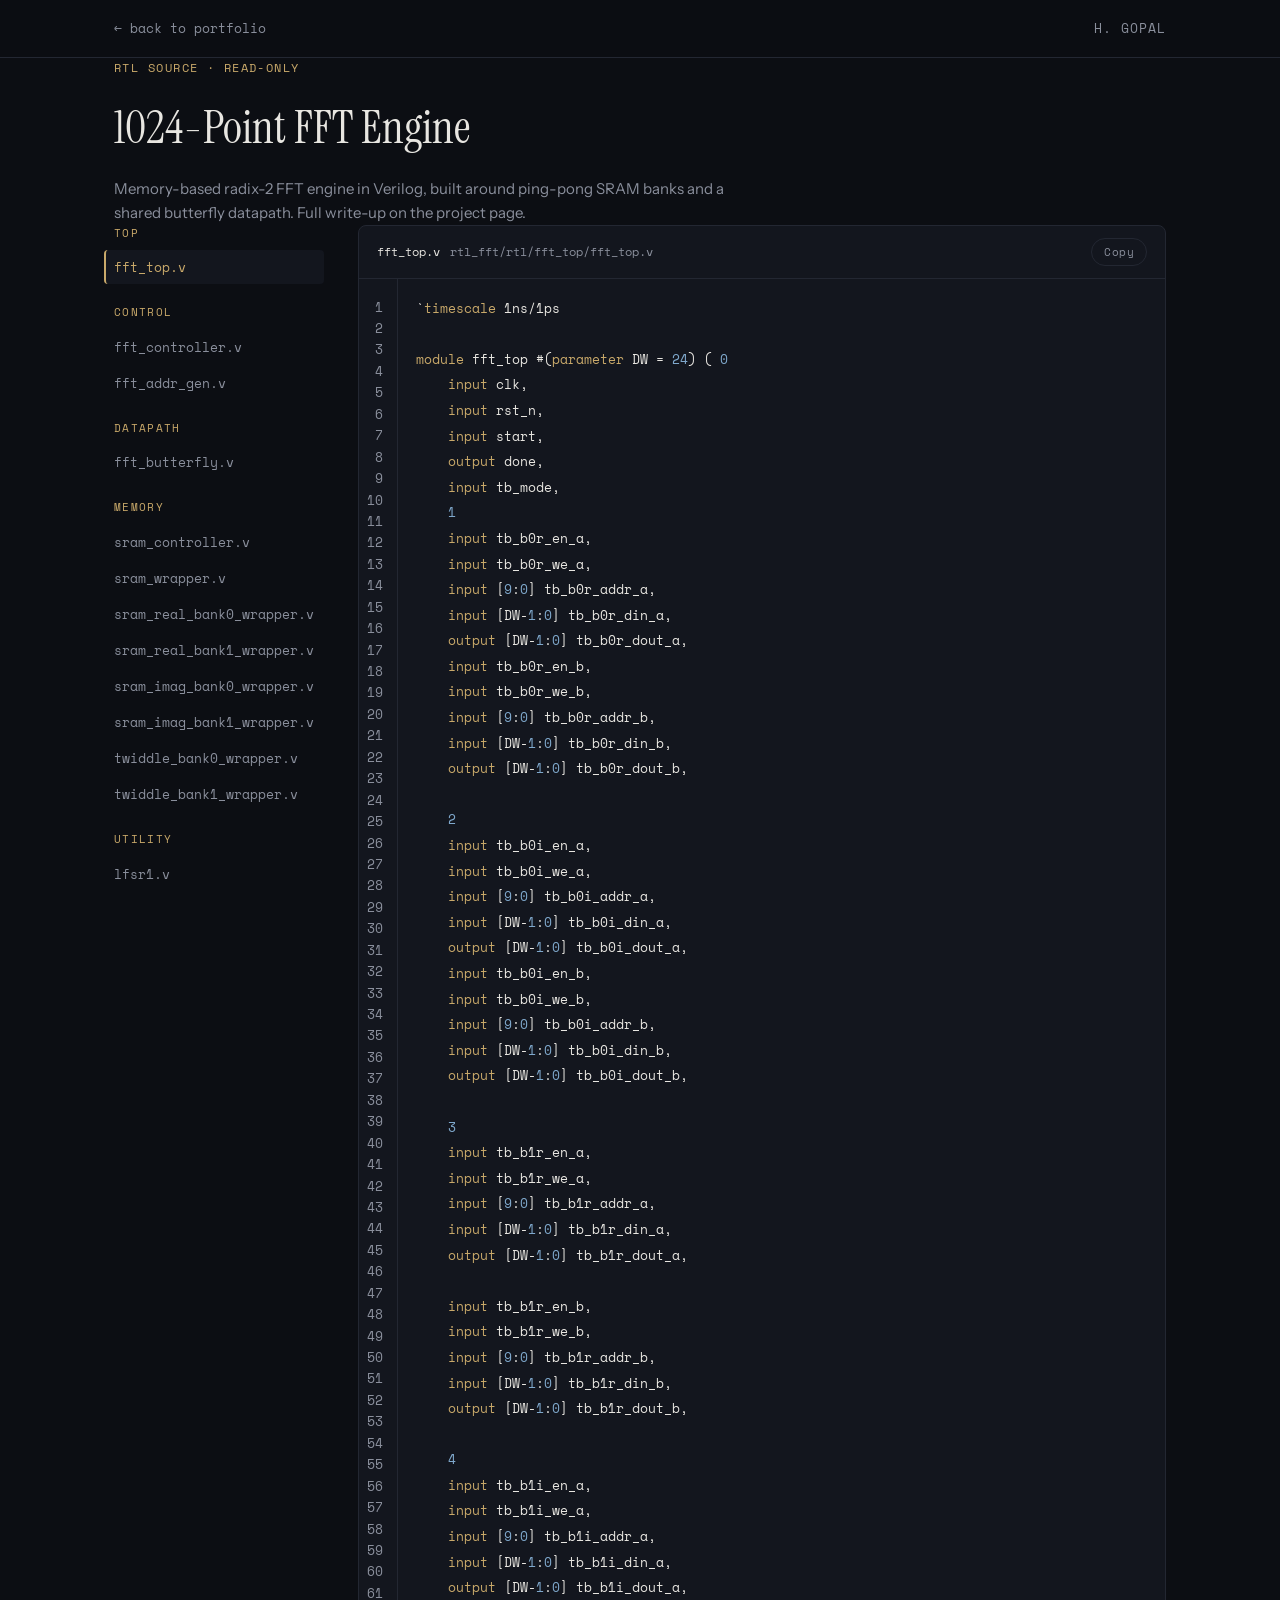
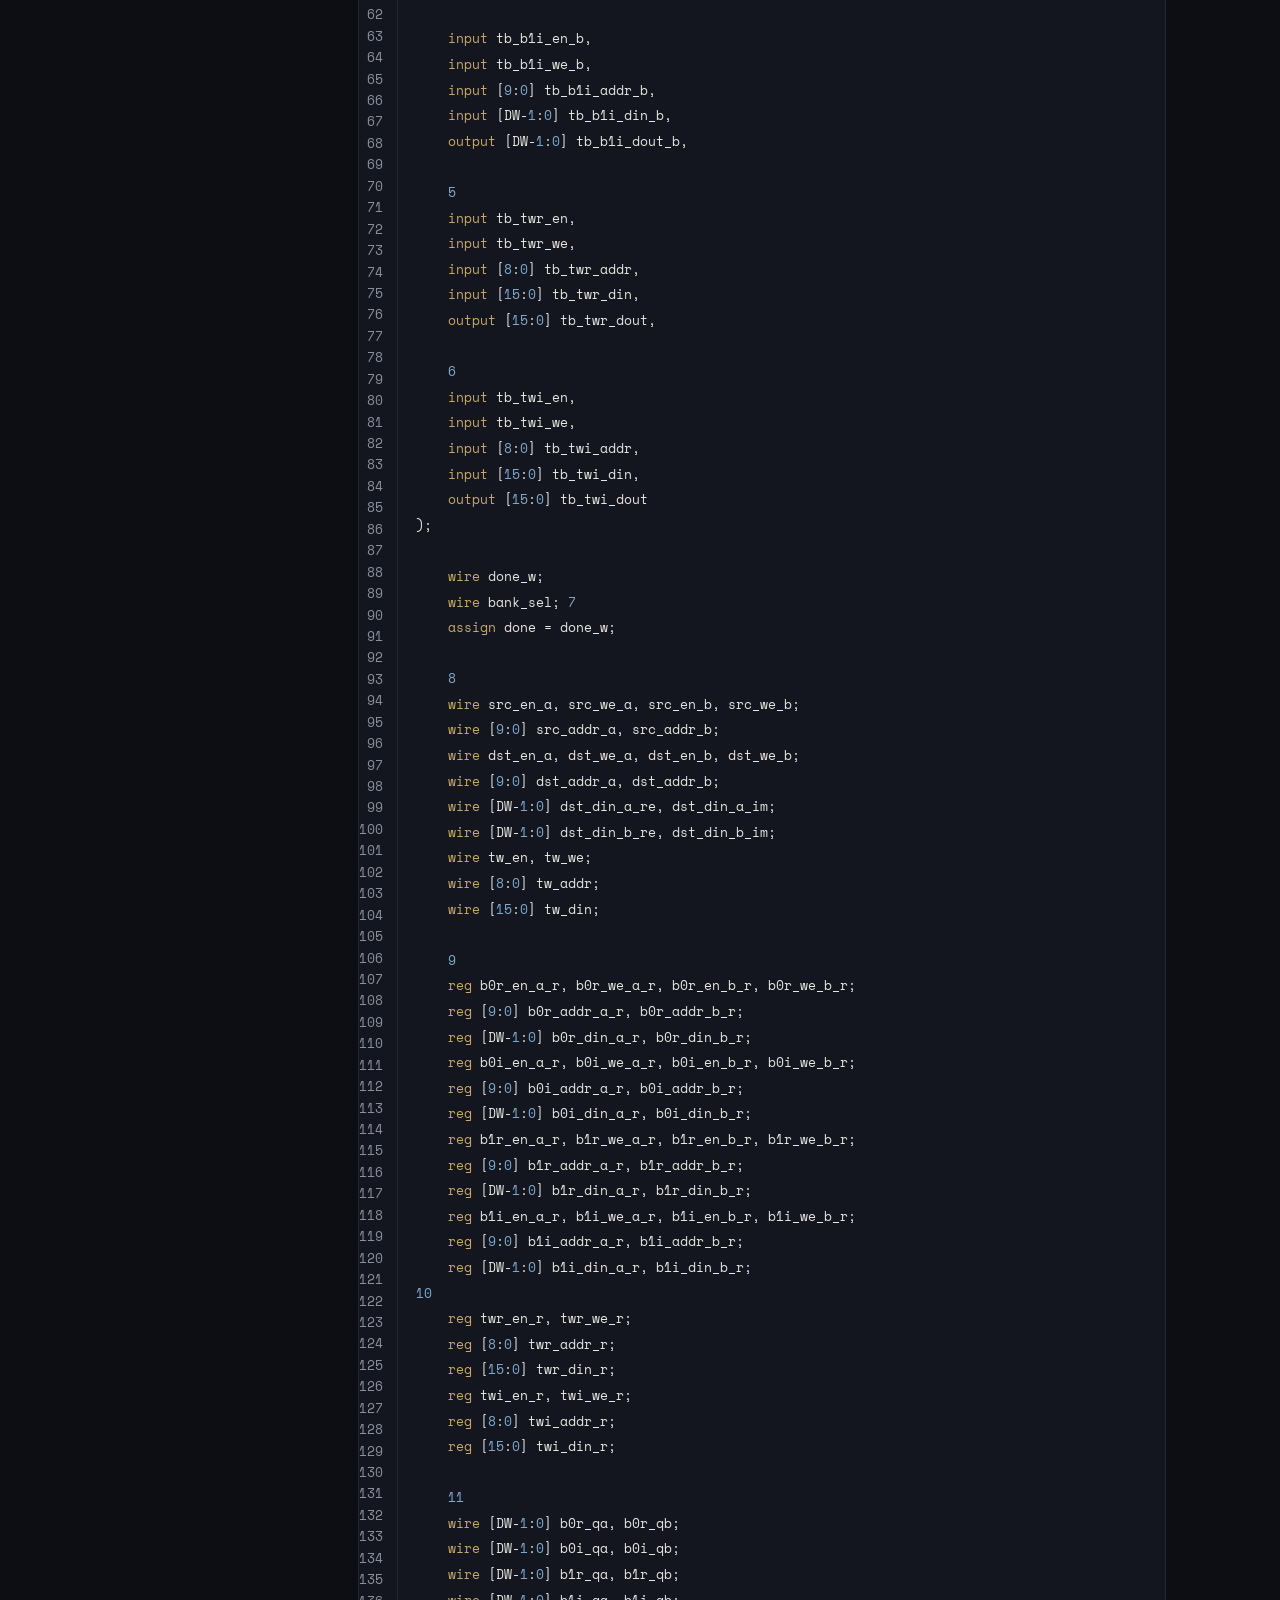
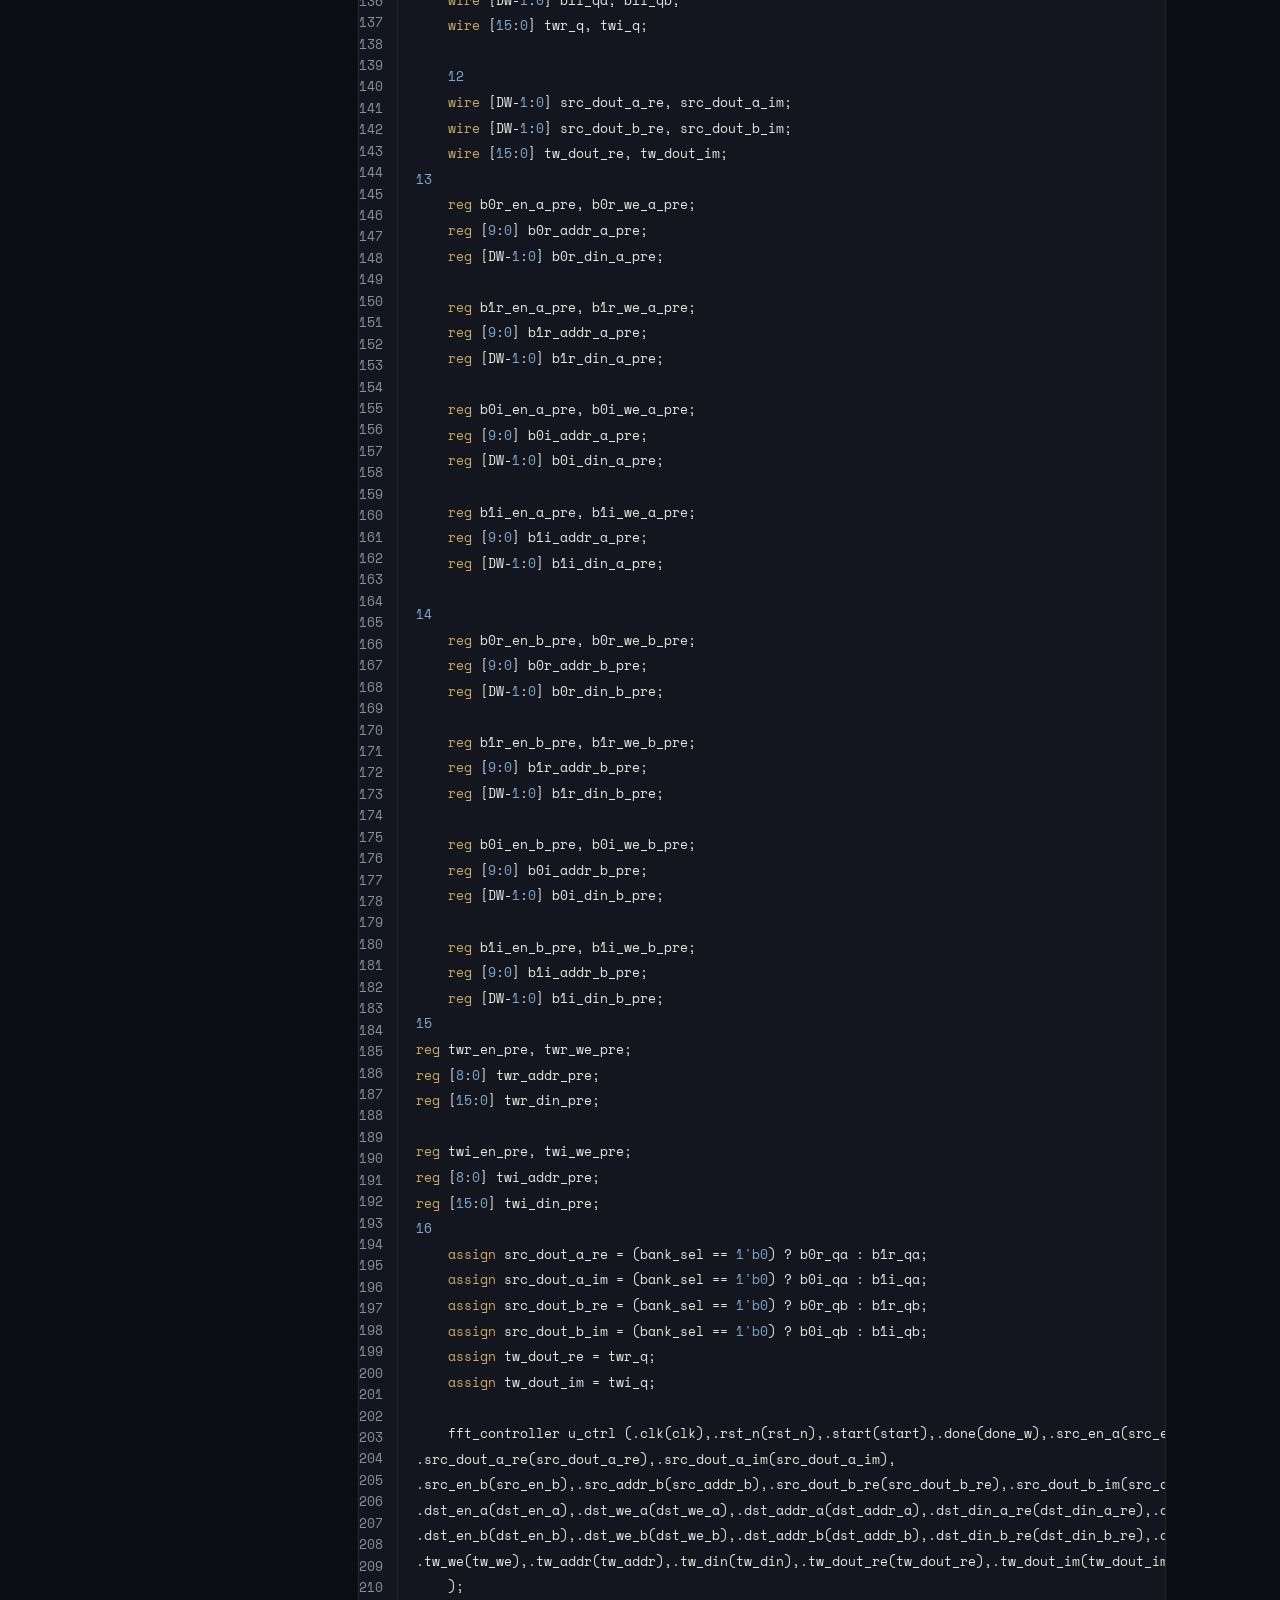
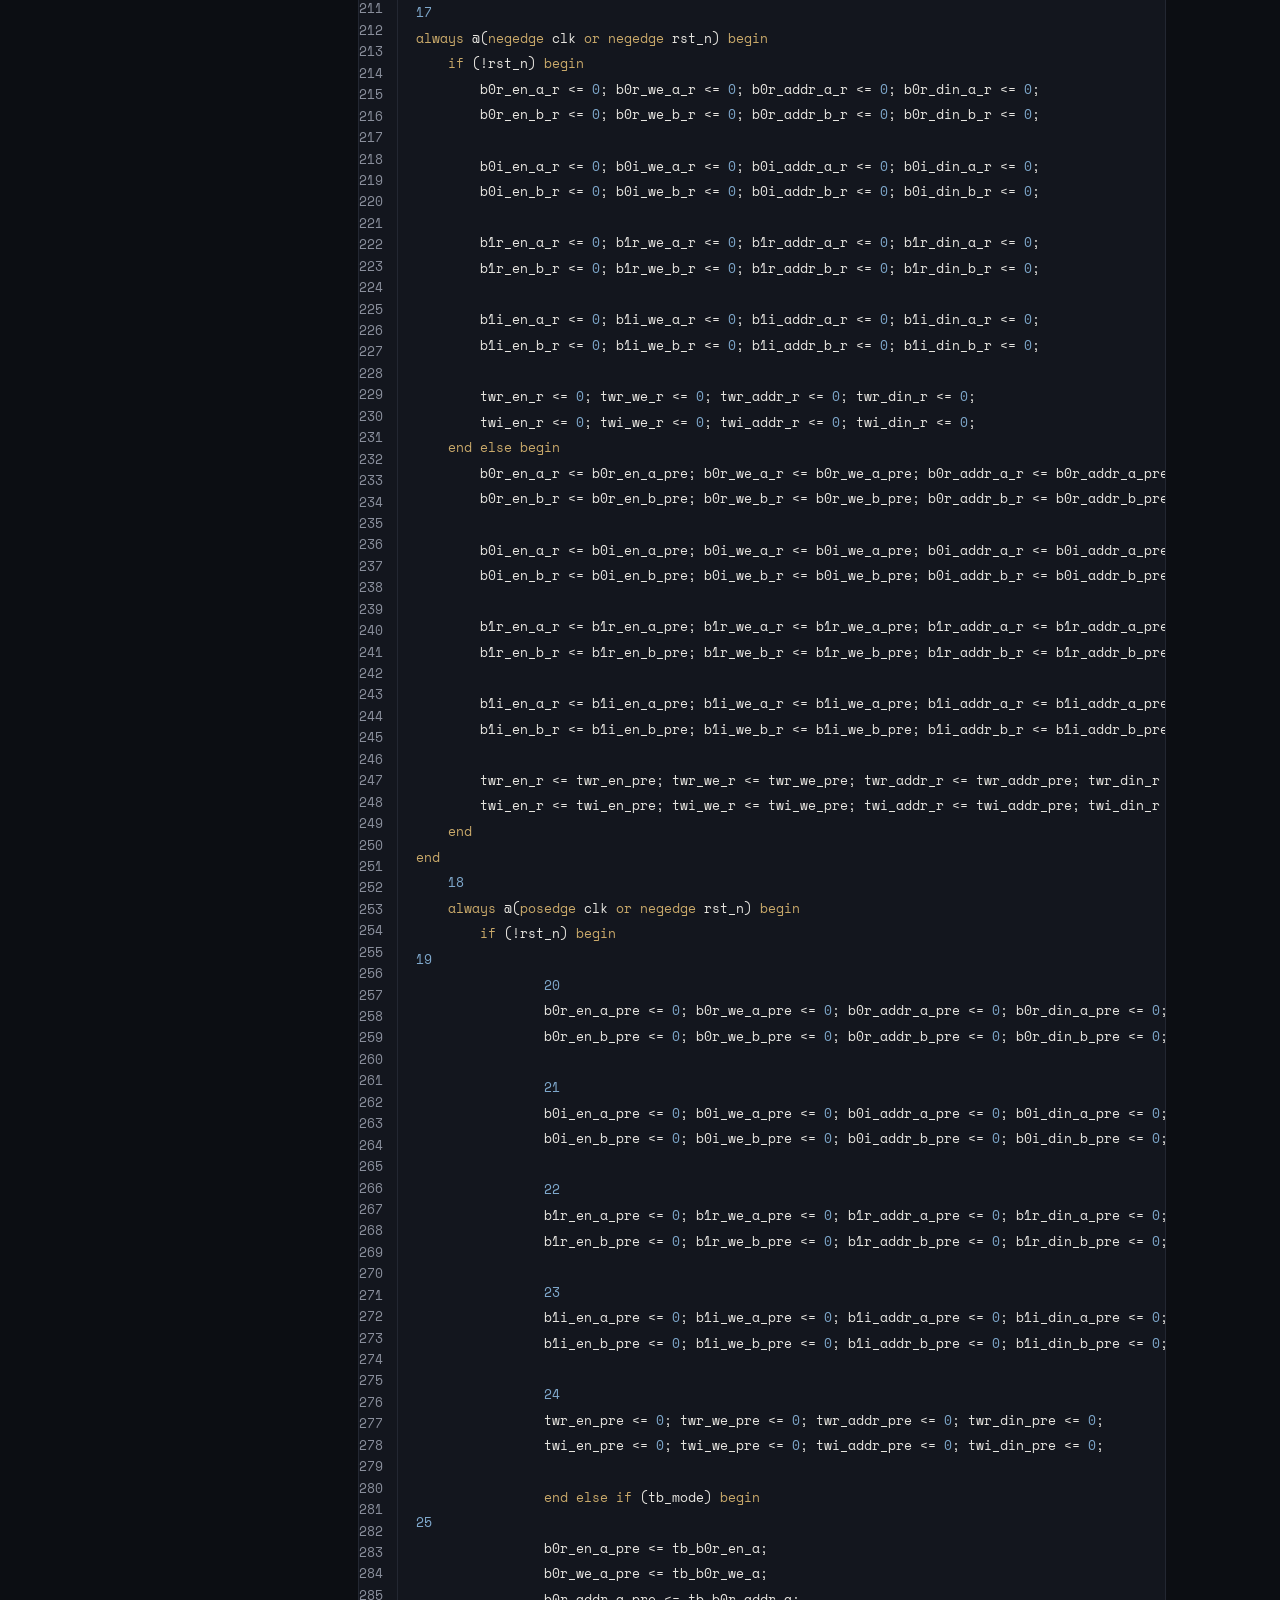
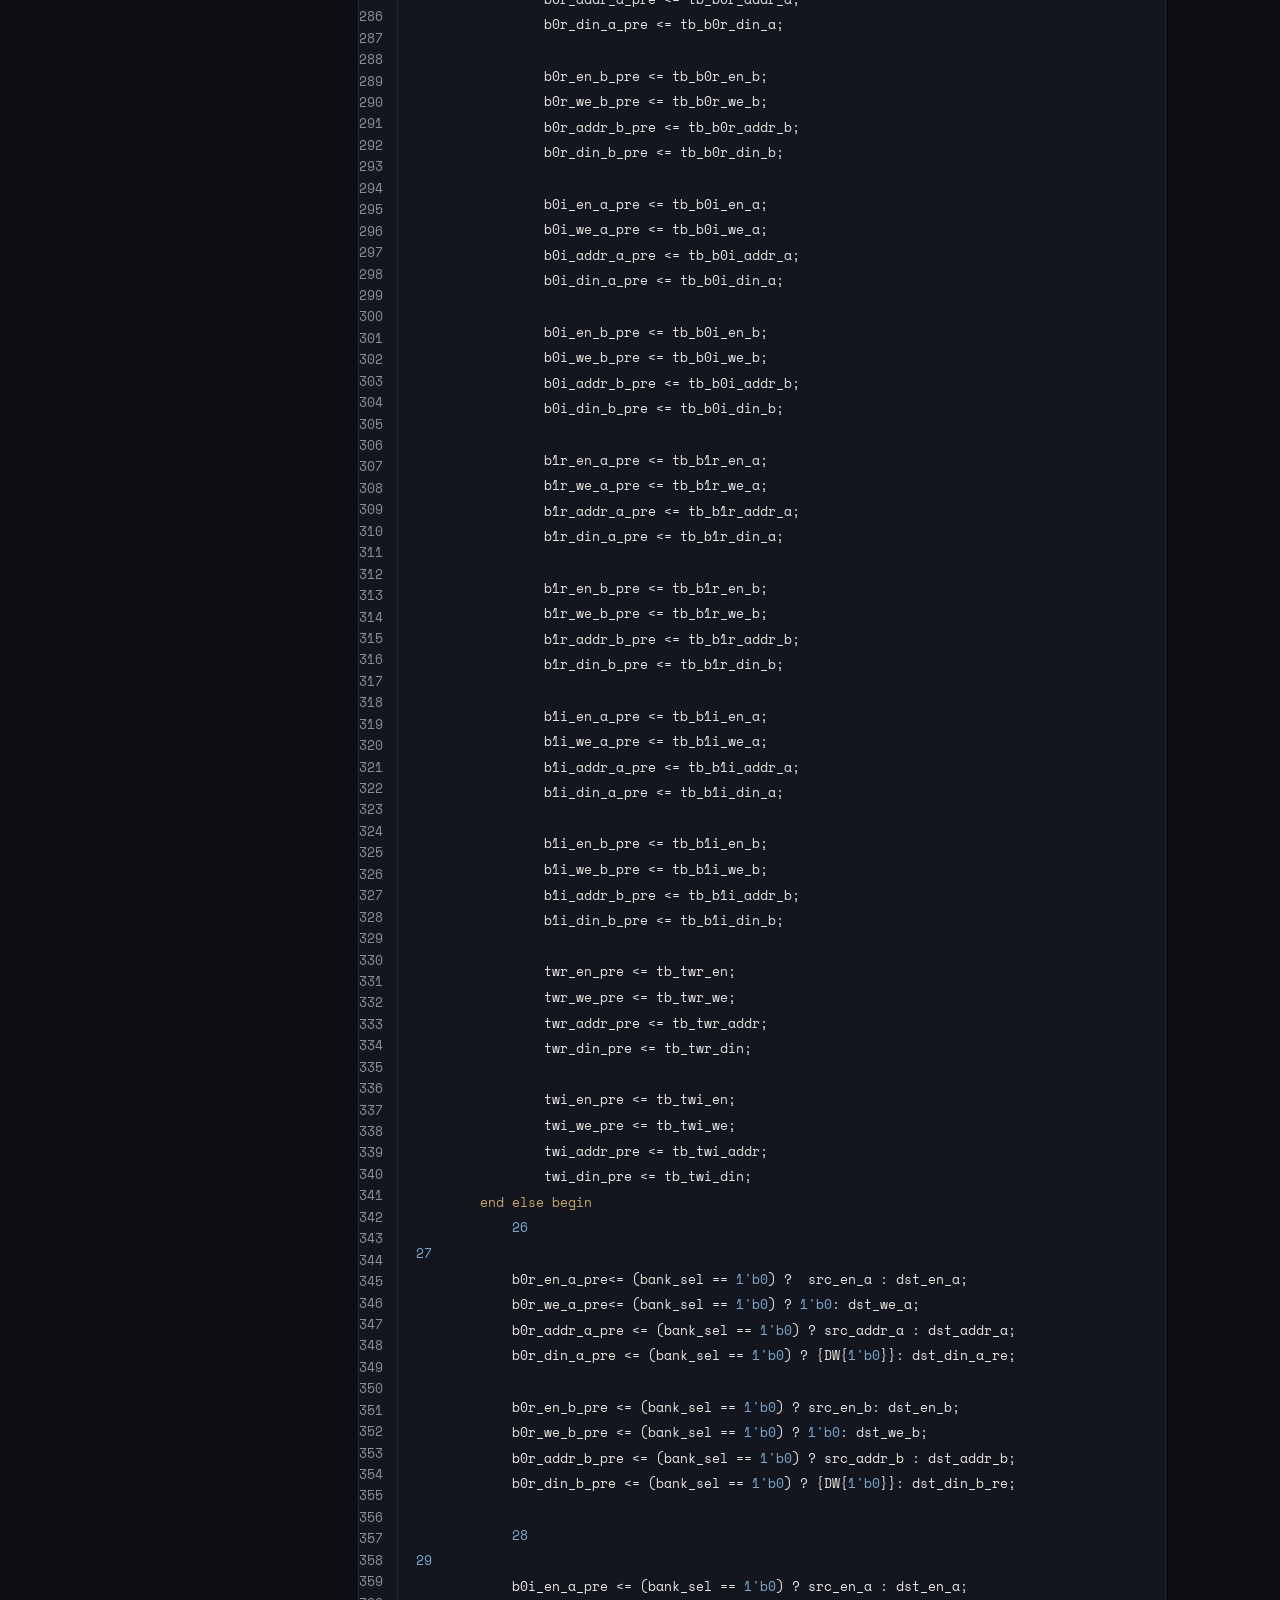
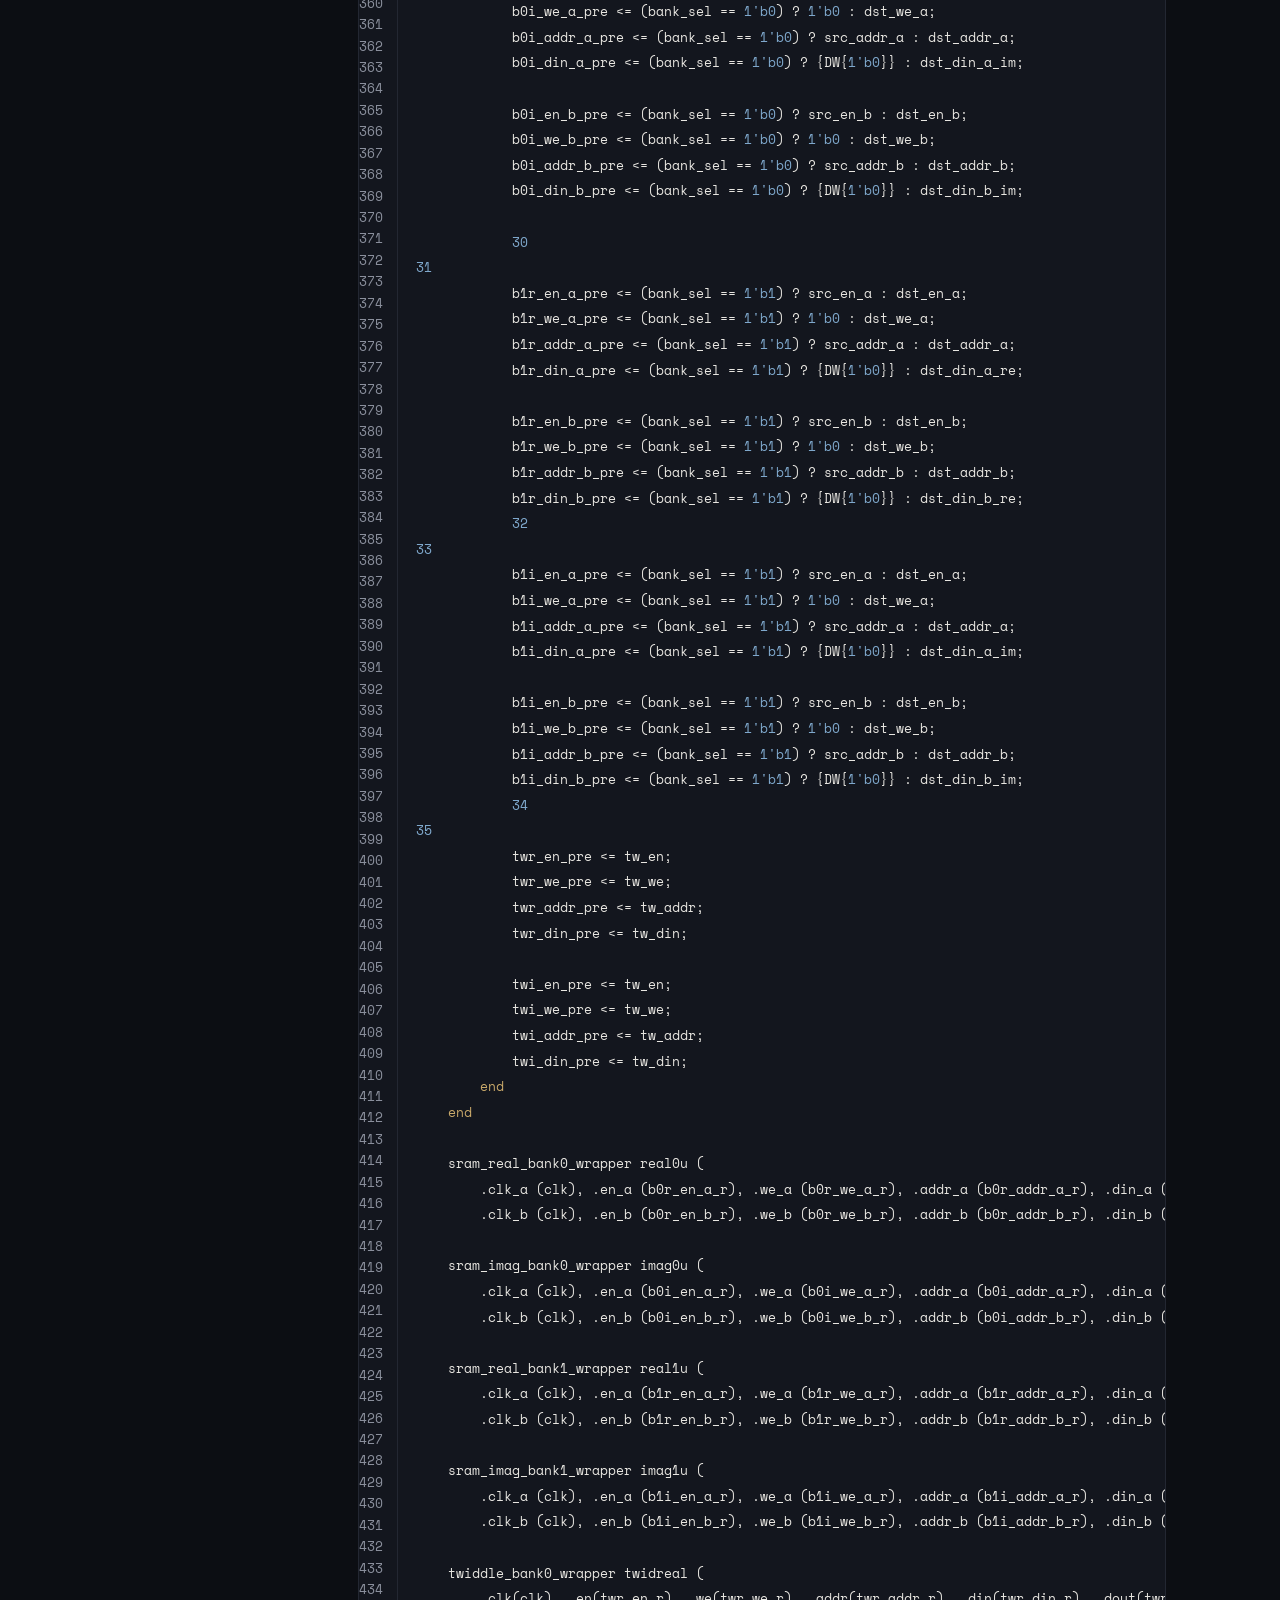
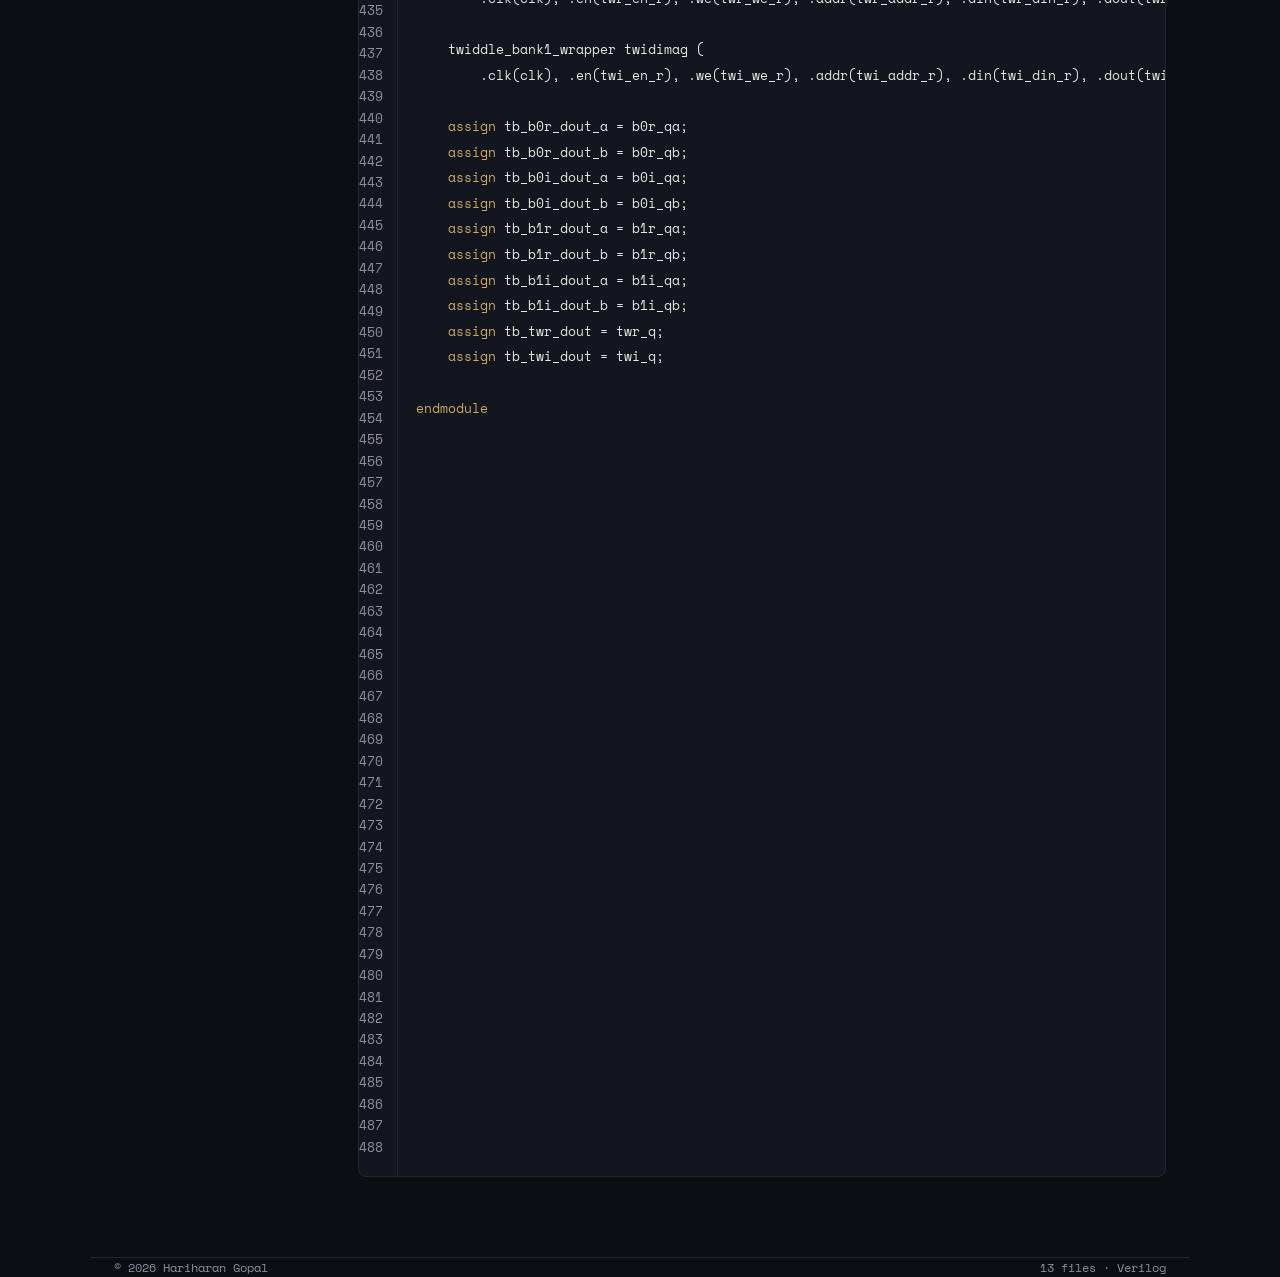
<file: rtl-fft.html>
<!DOCTYPE html>
<html lang="en">
<head>
<meta charset="UTF-8">
<meta name="viewport" content="width=device-width, initial-scale=1.0">
<title>1024-Point FFT Engine RTL Source &middot; Hariharan Gopal</title>
<meta name="description" content="Curated Verilog source for the 1024-Point FFT Engine project.">
<link rel="preconnect" href="https://fonts.googleapis.com">
<link rel="preconnect" href="https://fonts.gstatic.com" crossorigin>
<link href="https://fonts.googleapis.com/css2?family=Instrument+Serif:ital@0;1&family=Instrument+Sans:wght@400;500;600&family=Space+Mono:wght@400&display=swap" rel="stylesheet">
<style>
  :root {
    --bg: #0c0e13;
    --surface: #13161e;
    --line-solid: #232732;
    --text: #e8e6e1;
    --muted: #8a8f9c;
    --brass: #c9a96a;
    --brass-dim: #c9a96a99;
    --code-comment: #6b7280;
    --code-string: #8fbc9c;
    --code-number: #7fa8cc;
  }
  * { margin: 0; padding: 0; box-sizing: border-box; }
  @media (prefers-reduced-motion: reduce) { *, *::before, *::after { animation: none !important; transition: none !important; } }
  body {
    background: var(--bg); color: var(--text);
    font-family: 'Instrument Sans', system-ui, sans-serif;
    font-size: 16px; line-height: 1.6; -webkit-font-smoothing: antialiased;
  }
  a { color: inherit; text-decoration: none; }
  a:focus-visible, button:focus-visible, select:focus-visible { outline: 2px solid var(--brass); outline-offset: 3px; border-radius: 2px; }
  .wrap { max-width: 1100px; margin: 0 auto; padding: 0 24px; }

  nav { position: sticky; top: 0; z-index: 10; background: color-mix(in srgb, var(--bg) 88%, transparent); backdrop-filter: blur(12px); border-bottom: 1px solid var(--line-solid); }
  .nav-inner { max-width: 1100px; margin: 0 auto; padding: 18px 24px; display: flex; justify-content: space-between; align-items: baseline; gap: 16px; }
  .back-link { font-family: 'Space Mono', monospace; font-size: 13px; color: var(--muted); transition: color .2s; }
  .back-link:hover { color: var(--brass); }
  .nav-name { font-family: 'Space Mono', monospace; font-size: 13px; letter-spacing: 0.08em; color: var(--muted); }

  header { padding: 48px 0 32px; }
  .eyebrow { font-family: 'Space Mono', monospace; font-size: 12px; letter-spacing: 0.12em; text-transform: uppercase; color: var(--brass); margin-bottom: 14px; }
  h1 { font-family: 'Instrument Serif', serif; font-weight: 400; font-size: clamp(32px, 5vw, 46px); margin-bottom: 12px; }
  header p.desc { color: var(--muted); font-size: 15px; max-width: 620px; }

  .viewer { display: flex; gap: 24px; padding-bottom: 80px; align-items: flex-start; }
  .file-list { width: 220px; flex-shrink: 0; position: sticky; top: 76px; }
  .file-group h2 { font-family: 'Space Mono', monospace; font-size: 11px; letter-spacing: 0.12em; text-transform: uppercase; color: var(--brass); margin: 20px 0 8px; font-weight: 400; }
  .file-group:first-child h2 { margin-top: 0; }
  .file-btn { display: block; width: 100%; text-align: left; background: none; border: none; color: var(--muted); font-family: 'Space Mono', monospace; font-size: 13px; padding: 7px 10px; margin: 0 0 2px -10px; border-radius: 4px; cursor: pointer; transition: color .15s, background .15s; }
  .file-btn:hover { color: var(--text); background: var(--surface); }
  .file-btn.active { color: var(--brass); background: var(--surface); border-left: 2px solid var(--brass); padding-left: 8px; }

  .file-select { display: none; width: 100%; margin-bottom: 20px; background: var(--surface); color: var(--text); border: 1px solid var(--line-solid); font-family: 'Space Mono', monospace; font-size: 13px; padding: 10px 12px; border-radius: 6px; }

  .code-pane { flex: 1; min-width: 0; background: var(--surface); border: 1px solid var(--line-solid); border-radius: 8px; overflow: hidden; }
  .code-header { display: flex; justify-content: space-between; align-items: center; padding: 12px 18px; border-bottom: 1px solid var(--line-solid); font-family: 'Space Mono', monospace; font-size: 12px; }
  .code-header .cur-name { color: var(--text); }
  .code-header .cur-path { color: var(--muted); margin-left: 10px; }
  .copy-btn { background: none; border: 1px solid var(--line-solid); color: var(--muted); font-family: 'Space Mono', monospace; font-size: 11px; letter-spacing: 0.04em; padding: 5px 12px; border-radius: 100px; cursor: pointer; transition: color .2s, border-color .2s; }
  .copy-btn:hover { color: var(--brass); border-color: var(--brass-dim); }

  .code-row { display: flex; }
  .gutter {
    font-family: 'Space Mono', monospace; font-size: 13px; line-height: 1.65;
    color: var(--muted); text-align: right; user-select: none;
    padding: 18px 14px 18px 0; border-right: 1px solid var(--line-solid);
    white-space: pre;
  }
  .code-block {
    flex: 1; min-width: 0; overflow-x: auto;
    padding: 18px; margin: 0;
  }
  .code-block code {
    font-family: 'Space Mono', monospace; font-size: 13px; line-height: 1.65;
    white-space: pre; color: var(--text);
  }
  .tok-kw { color: var(--brass); }
  .tok-comment { color: var(--code-comment); font-style: italic; }
  .tok-string { color: var(--code-string); }
  .tok-number { color: var(--code-number); }

  footer { border-top: 1px solid var(--line-solid); padding: 30px 0 40px; font-family: 'Space Mono', monospace; font-size: 12px; color: var(--muted); display: flex; justify-content: space-between; }

  @media (max-width: 820px) {
    .file-list { display: none; }
    .file-select { display: block; }
    .viewer { flex-direction: column; }
  }
  @media (max-width: 480px) {
    .wrap { padding: 0 16px; }
    header { padding: 36px 0 24px; }
    .code-header { flex-wrap: wrap; gap: 8px; }
    footer { flex-direction: column; gap: 8px; }
  }
</style>
</head>
<body>

<nav>
  <div class="nav-inner">
    <a class="back-link" href="project-fft.html">&larr; back to portfolio</a>
    <span class="nav-name">H. GOPAL</span>
  </div>
</nav>

<header class="wrap">
  <p class="eyebrow">RTL source &middot; read-only</p>
  <h1>1024-Point FFT Engine</h1>
  <p class="desc">Memory-based radix-2 FFT engine in Verilog, built around ping-pong SRAM banks and a shared butterfly datapath. Full write-up on the project page.</p>
</header>

<div class="wrap viewer">
  <aside class="file-list" id="file-list"></aside>
  <select class="file-select" id="file-select" aria-label="Select RTL file"></select>
  <div class="code-pane">
    <div class="code-header">
      <div><span class="cur-name" id="cur-name"></span><span class="cur-path" id="cur-path"></span></div>
      <button class="copy-btn" id="copy-btn" type="button">Copy</button>
    </div>
    <div class="code-row">
      <pre class="gutter" id="gutter"></pre>
      <pre class="code-block"><code id="code-output"></code></pre>
    </div>
  </div>
</div>

<footer class="wrap">
  <span>&copy; 2026 Hariharan Gopal</span>
  <span>13 files &middot; Verilog</span>
</footer>

<script>
  const FILES = [{"group": "Top", "name": "fft_top.v", "path": "rtl_fft/rtl/fft_top/fft_top.v", "code": "`timescale 1ns/1ps\n\nmodule fft_top #(parameter DW = 24) ( //oh boy its timne for a billion inputs\n    input clk,\n    input rst_n,\n    input start,\n    output done,\n    input tb_mode,\n    // bank0 real\n    input tb_b0r_en_a,\n    input tb_b0r_we_a,\n    input [9:0] tb_b0r_addr_a,\n    input [DW-1:0] tb_b0r_din_a,\n    output [DW-1:0] tb_b0r_dout_a,\n    input tb_b0r_en_b,\n    input tb_b0r_we_b,\n    input [9:0] tb_b0r_addr_b,\n    input [DW-1:0] tb_b0r_din_b,\n    output [DW-1:0] tb_b0r_dout_b,\n\n    // ank0 imag\n    input tb_b0i_en_a,\n    input tb_b0i_we_a,\n    input [9:0] tb_b0i_addr_a,\n    input [DW-1:0] tb_b0i_din_a,\n    output [DW-1:0] tb_b0i_dout_a,\n    input tb_b0i_en_b,\n    input tb_b0i_we_b,\n    input [9:0] tb_b0i_addr_b,\n    input [DW-1:0] tb_b0i_din_b,\n    output [DW-1:0] tb_b0i_dout_b,\n\n    // bank1 real\n    input tb_b1r_en_a,\n    input tb_b1r_we_a,\n    input [9:0] tb_b1r_addr_a,\n    input [DW-1:0] tb_b1r_din_a,\n    output [DW-1:0] tb_b1r_dout_a,\n\n    input tb_b1r_en_b,\n    input tb_b1r_we_b,\n    input [9:0] tb_b1r_addr_b,\n    input [DW-1:0] tb_b1r_din_b,\n    output [DW-1:0] tb_b1r_dout_b,\n\n    // bank1 imag\n    input tb_b1i_en_a,\n    input tb_b1i_we_a,\n    input [9:0] tb_b1i_addr_a,\n    input [DW-1:0] tb_b1i_din_a,\n    output [DW-1:0] tb_b1i_dout_a,\n\n    input tb_b1i_en_b,\n    input tb_b1i_we_b,\n    input [9:0] tb_b1i_addr_b,\n    input [DW-1:0] tb_b1i_din_b,\n    output [DW-1:0] tb_b1i_dout_b,\n\n    // twi dreal\n    input tb_twr_en,\n    input tb_twr_we,\n    input [8:0] tb_twr_addr,\n    input [15:0] tb_twr_din,\n    output [15:0] tb_twr_dout,\n\n    //twidle imag\n    input tb_twi_en,\n    input tb_twi_we,\n    input [8:0] tb_twi_addr,\n    input [15:0] tb_twi_din,\n    output [15:0] tb_twi_dout\n);\n\n    wire done_w;\n    wire bank_sel; //for bank swithcing\n    assign done = done_w;\n\n    // ALL OF controller\n    wire src_en_a, src_we_a, src_en_b, src_we_b;\n    wire [9:0] src_addr_a, src_addr_b;\n    wire dst_en_a, dst_we_a, dst_en_b, dst_we_b;\n    wire [9:0] dst_addr_a, dst_addr_b;\n    wire [DW-1:0] dst_din_a_re, dst_din_a_im;\n    wire [DW-1:0] dst_din_b_re, dst_din_b_im;\n    wire tw_en, tw_we;\n    wire [8:0] tw_addr;\n    wire [15:0] tw_din;\n\n    // sram drve\n    reg b0r_en_a_r, b0r_we_a_r, b0r_en_b_r, b0r_we_b_r;\n    reg [9:0] b0r_addr_a_r, b0r_addr_b_r;\n    reg [DW-1:0] b0r_din_a_r, b0r_din_b_r;\n    reg b0i_en_a_r, b0i_we_a_r, b0i_en_b_r, b0i_we_b_r;\n    reg [9:0] b0i_addr_a_r, b0i_addr_b_r;\n    reg [DW-1:0] b0i_din_a_r, b0i_din_b_r;\n    reg b1r_en_a_r, b1r_we_a_r, b1r_en_b_r, b1r_we_b_r;\n    reg [9:0] b1r_addr_a_r, b1r_addr_b_r;\n    reg [DW-1:0] b1r_din_a_r, b1r_din_b_r;\n    reg b1i_en_a_r, b1i_we_a_r, b1i_en_b_r, b1i_we_b_r;\n    reg [9:0] b1i_addr_a_r, b1i_addr_b_r;\n    reg [DW-1:0] b1i_din_a_r, b1i_din_b_r;\n//last twids\n    reg twr_en_r, twr_we_r;\n    reg [8:0] twr_addr_r;\n    reg [15:0] twr_din_r;\n    reg twi_en_r, twi_we_r;\n    reg [8:0] twi_addr_r;\n    reg [15:0] twi_din_r;\n\n    // sram outputs\n    wire [DW-1:0] b0r_qa, b0r_qb;\n    wire [DW-1:0] b0i_qa, b0i_qb;\n    wire [DW-1:0] b1r_qa, b1r_qb;\n    wire [DW-1:0] b1i_qa, b1i_qb;\n    wire [15:0] twr_q, twi_q;\n\n    // sel back to contro\n    wire [DW-1:0] src_dout_a_re, src_dout_a_im;\n    wire [DW-1:0] src_dout_b_re, src_dout_b_im;\n    wire [15:0] tw_dout_re, tw_dout_im;\n//sram no worky :(\n    reg b0r_en_a_pre, b0r_we_a_pre;\n    reg [9:0] b0r_addr_a_pre;\n    reg [DW-1:0] b0r_din_a_pre;\n\n    reg b1r_en_a_pre, b1r_we_a_pre;\n    reg [9:0] b1r_addr_a_pre;\n    reg [DW-1:0] b1r_din_a_pre;\n\n    reg b0i_en_a_pre, b0i_we_a_pre;\n    reg [9:0] b0i_addr_a_pre;\n    reg [DW-1:0] b0i_din_a_pre;\n\n    reg b1i_en_a_pre, b1i_we_a_pre;\n    reg [9:0] b1i_addr_a_pre;\n    reg [DW-1:0] b1i_din_a_pre;\n\n//b set\n    reg b0r_en_b_pre, b0r_we_b_pre;\n    reg [9:0] b0r_addr_b_pre;\n    reg [DW-1:0] b0r_din_b_pre;\n\n    reg b1r_en_b_pre, b1r_we_b_pre;\n    reg [9:0] b1r_addr_b_pre;\n    reg [DW-1:0] b1r_din_b_pre;\n\n    reg b0i_en_b_pre, b0i_we_b_pre;\n    reg [9:0] b0i_addr_b_pre;\n    reg [DW-1:0] b0i_din_b_pre;\n\n    reg b1i_en_b_pre, b1i_we_b_pre;\n    reg [9:0] b1i_addr_b_pre;\n    reg [DW-1:0] b1i_din_b_pre;\n//twids\nreg twr_en_pre, twr_we_pre;\nreg [8:0] twr_addr_pre;\nreg [15:0] twr_din_pre;\n\nreg twi_en_pre, twi_we_pre;\nreg [8:0] twi_addr_pre;\nreg [15:0] twi_din_pre;\n//slla sssign\n    assign src_dout_a_re = (bank_sel == 1'b0) ? b0r_qa : b1r_qa;\n    assign src_dout_a_im = (bank_sel == 1'b0) ? b0i_qa : b1i_qa;\n    assign src_dout_b_re = (bank_sel == 1'b0) ? b0r_qb : b1r_qb;\n    assign src_dout_b_im = (bank_sel == 1'b0) ? b0i_qb : b1i_qb;\n    assign tw_dout_re = twr_q;\n    assign tw_dout_im = twi_q;\n\n    fft_controller u_ctrl (.clk(clk),.rst_n(rst_n),.start(start),.done(done_w),.src_en_a(src_en_a),.src_addr_a(src_addr_a),\n.src_dout_a_re(src_dout_a_re),.src_dout_a_im(src_dout_a_im),\n.src_en_b(src_en_b),.src_addr_b(src_addr_b),.src_dout_b_re(src_dout_b_re),.src_dout_b_im(src_dout_b_im),\n.dst_en_a(dst_en_a),.dst_we_a(dst_we_a),.dst_addr_a(dst_addr_a),.dst_din_a_re(dst_din_a_re),.dst_din_a_im(dst_din_a_im),\n.dst_en_b(dst_en_b),.dst_we_b(dst_we_b),.dst_addr_b(dst_addr_b),.dst_din_b_re(dst_din_b_re),.dst_din_b_im(dst_din_b_im),.tw_en(tw_en),\n.tw_we(tw_we),.tw_addr(tw_addr),.tw_din(tw_din),.tw_dout_re(tw_dout_re),.tw_dout_im(tw_dout_im),.bank_sel(bank_sel)\n    );\n//for sram hold fix potentially\nalways @(negedge clk or negedge rst_n) begin\n    if (!rst_n) begin\n        b0r_en_a_r <= 0; b0r_we_a_r <= 0; b0r_addr_a_r <= 0; b0r_din_a_r <= 0;\n        b0r_en_b_r <= 0; b0r_we_b_r <= 0; b0r_addr_b_r <= 0; b0r_din_b_r <= 0;\n\n        b0i_en_a_r <= 0; b0i_we_a_r <= 0; b0i_addr_a_r <= 0; b0i_din_a_r <= 0;\n        b0i_en_b_r <= 0; b0i_we_b_r <= 0; b0i_addr_b_r <= 0; b0i_din_b_r <= 0;\n\n        b1r_en_a_r <= 0; b1r_we_a_r <= 0; b1r_addr_a_r <= 0; b1r_din_a_r <= 0;\n        b1r_en_b_r <= 0; b1r_we_b_r <= 0; b1r_addr_b_r <= 0; b1r_din_b_r <= 0;\n\n        b1i_en_a_r <= 0; b1i_we_a_r <= 0; b1i_addr_a_r <= 0; b1i_din_a_r <= 0;\n        b1i_en_b_r <= 0; b1i_we_b_r <= 0; b1i_addr_b_r <= 0; b1i_din_b_r <= 0;\n\n        twr_en_r <= 0; twr_we_r <= 0; twr_addr_r <= 0; twr_din_r <= 0;\n        twi_en_r <= 0; twi_we_r <= 0; twi_addr_r <= 0; twi_din_r <= 0;\n    end else begin\n        b0r_en_a_r <= b0r_en_a_pre; b0r_we_a_r <= b0r_we_a_pre; b0r_addr_a_r <= b0r_addr_a_pre; b0r_din_a_r <= b0r_din_a_pre;\n        b0r_en_b_r <= b0r_en_b_pre; b0r_we_b_r <= b0r_we_b_pre; b0r_addr_b_r <= b0r_addr_b_pre; b0r_din_b_r <= b0r_din_b_pre;\n\n        b0i_en_a_r <= b0i_en_a_pre; b0i_we_a_r <= b0i_we_a_pre; b0i_addr_a_r <= b0i_addr_a_pre; b0i_din_a_r <= b0i_din_a_pre;\n        b0i_en_b_r <= b0i_en_b_pre; b0i_we_b_r <= b0i_we_b_pre; b0i_addr_b_r <= b0i_addr_b_pre; b0i_din_b_r <= b0i_din_b_pre;\n\n        b1r_en_a_r <= b1r_en_a_pre; b1r_we_a_r <= b1r_we_a_pre; b1r_addr_a_r <= b1r_addr_a_pre; b1r_din_a_r <= b1r_din_a_pre;\n        b1r_en_b_r <= b1r_en_b_pre; b1r_we_b_r <= b1r_we_b_pre; b1r_addr_b_r <= b1r_addr_b_pre; b1r_din_b_r <= b1r_din_b_pre;\n\n        b1i_en_a_r <= b1i_en_a_pre; b1i_we_a_r <= b1i_we_a_pre; b1i_addr_a_r <= b1i_addr_a_pre; b1i_din_a_r <= b1i_din_a_pre;\n        b1i_en_b_r <= b1i_en_b_pre; b1i_we_b_r <= b1i_we_b_pre; b1i_addr_b_r <= b1i_addr_b_pre; b1i_din_b_r <= b1i_din_b_pre;\n\n        twr_en_r <= twr_en_pre; twr_we_r <= twr_we_pre; twr_addr_r <= twr_addr_pre; twr_din_r <= twr_din_pre;\n        twi_en_r <= twi_en_pre; twi_we_r <= twi_we_pre; twi_addr_r <= twi_addr_pre; twi_din_r <= twi_din_pre;\n    end\nend\n    // all sram signals assigning\n    always @(posedge clk or negedge rst_n) begin\n        if (!rst_n) begin\n/*\n//real bank0 ab\n            b0r_en_a_r <= 0; b0r_we_a_r <= 0; b0r_addr_a_r <= 0; b0r_din_a_r <= 0;\n            b0r_en_b_r <= 0; b0r_we_b_r <= 0; b0r_addr_b_r <= 0; b0r_din_b_r <= 0;\n//imag bank0 ab\n            b0i_en_a_r <= 0; b0i_we_a_r <= 0; b0i_addr_a_r <= 0; b0i_din_a_r <= 0;\n            b0i_en_b_r <= 0; b0i_we_b_r <= 0; b0i_addr_b_r <= 0; b0i_din_b_r <= 0;\n//real ab bank1\n            b1r_en_a_r <= 0; b1r_we_a_r <= 0; b1r_addr_a_r <= 0; b1r_din_a_r <= 0;\n            b1r_en_b_r <= 0; b1r_we_b_r <= 0; b1r_addr_b_r <= 0; b1r_din_b_r <= 0;\n//ab imag bank1\n            b1i_en_a_r <= 0; b1i_we_a_r <= 0; b1i_addr_a_r <= 0; b1i_din_a_r <= 0;\n            b1i_en_b_r <= 0; b1i_we_b_r <= 0; b1i_addr_b_r <= 0; b1i_din_b_r <= 0;\n//twids\n            twr_en_r   <= 0; twr_we_r   <= 0; twr_addr_r   <= 0; twr_din_r   <= 0;\n            twi_en_r   <= 0; twi_we_r   <= 0; twi_addr_r   <= 0; twi_din_r   <= 0;\n*/\n\t\t//real bank0 ab\n\t\tb0r_en_a_pre <= 0; b0r_we_a_pre <= 0; b0r_addr_a_pre <= 0; b0r_din_a_pre <= 0;\n\t\tb0r_en_b_pre <= 0; b0r_we_b_pre <= 0; b0r_addr_b_pre <= 0; b0r_din_b_pre <= 0;\n\n\t\t//imag bank0 ab\n\t\tb0i_en_a_pre <= 0; b0i_we_a_pre <= 0; b0i_addr_a_pre <= 0; b0i_din_a_pre <= 0;\n\t\tb0i_en_b_pre <= 0; b0i_we_b_pre <= 0; b0i_addr_b_pre <= 0; b0i_din_b_pre <= 0;\n\n\t\t//real ab bank1\n\t\tb1r_en_a_pre <= 0; b1r_we_a_pre <= 0; b1r_addr_a_pre <= 0; b1r_din_a_pre <= 0;\n\t\tb1r_en_b_pre <= 0; b1r_we_b_pre <= 0; b1r_addr_b_pre <= 0; b1r_din_b_pre <= 0;\n\n\t\t//ab imag bank1\n\t\tb1i_en_a_pre <= 0; b1i_we_a_pre <= 0; b1i_addr_a_pre <= 0; b1i_din_a_pre <= 0;\n\t\tb1i_en_b_pre <= 0; b1i_we_b_pre <= 0; b1i_addr_b_pre <= 0; b1i_din_b_pre <= 0;\n\n\t\t//twids\n\t\ttwr_en_pre <= 0; twr_we_pre <= 0; twr_addr_pre <= 0; twr_din_pre <= 0;\n\t\ttwi_en_pre <= 0; twi_we_pre <= 0; twi_addr_pre <= 0; twi_din_pre <= 0;\n\n\t\tend else if (tb_mode) begin\n/*\n\t\tb0r_en_a_r <= tb_b0r_en_a; \n\t\tb0r_we_a_r <= tb_b0r_we_a; \n\t\tb0r_addr_a_r <= tb_b0r_addr_a; \n\t\tb0r_din_a_r <= tb_b0r_din_a;\n\t\tb0r_en_b_r <= tb_b0r_en_b; \n\t\tb0r_we_b_r <= tb_b0r_we_b; \n\t\tb0r_addr_b_r <= tb_b0r_addr_b; \n\t\tb0r_din_b_r <= tb_b0r_din_b;\n\t\tb0i_en_a_r <= tb_b0i_en_a; \n\t\tb0i_we_a_r <= tb_b0i_we_a; \n\t\tb0i_addr_a_r <= tb_b0i_addr_a; \n\t\tb0i_din_a_r <= tb_b0i_din_a;\n\t\tb0i_en_b_r <= tb_b0i_en_b; \n\t\tb0i_we_b_r <= tb_b0i_we_b; \n\t\tb0i_addr_b_r <= tb_b0i_addr_b; \n\t\tb0i_din_b_r <= tb_b0i_din_b;\n\t\tb1r_en_a_r <= tb_b1r_en_a; \n\t\tb1r_we_a_r <= tb_b1r_we_a; \n\t\tb1r_addr_a_r <= tb_b1r_addr_a; \n\t\tb1r_din_a_r <= tb_b1r_din_a;\n\t\tb1r_en_b_r <= tb_b1r_en_b; \n\t\tb1r_we_b_r <= tb_b1r_we_b; \n\t\tb1r_addr_b_r <= tb_b1r_addr_b; \n\t\tb1r_din_b_r <= tb_b1r_din_b;\n\t\tb1i_en_a_r <= tb_b1i_en_a; \n\t\tb1i_we_a_r <= tb_b1i_we_a; \n\t\tb1i_addr_a_r <= tb_b1i_addr_a; \n\t\tb1i_din_a_r <= tb_b1i_din_a;\n\t\tb1i_en_b_r <= tb_b1i_en_b; \n\t\tb1i_we_b_r <= tb_b1i_we_b; \n\t\tb1i_addr_b_r <= tb_b1i_addr_b; \n\t\tb1i_din_b_r <= tb_b1i_din_b;\n\t\ttwr_en_r <= tb_twr_en;\n\t\ttwr_we_r <= tb_twr_we;   \n\t\ttwr_addr_r <= tb_twr_addr;   \n\t\ttwr_din_r <= tb_twr_din;\n\t\ttwi_en_r <= tb_twi_en;\n\t\ttwi_we_r <= tb_twi_we;\n\t\ttwi_addr_r <= tb_twi_addr;\n\t\ttwi_din_r <= tb_twi_din;\n*/\n\t\tb0r_en_a_pre <= tb_b0r_en_a;\n\t\tb0r_we_a_pre <= tb_b0r_we_a;\n\t\tb0r_addr_a_pre <= tb_b0r_addr_a;\n\t\tb0r_din_a_pre <= tb_b0r_din_a;\n\n\t\tb0r_en_b_pre <= tb_b0r_en_b;\n\t\tb0r_we_b_pre <= tb_b0r_we_b;\n\t\tb0r_addr_b_pre <= tb_b0r_addr_b;\n\t\tb0r_din_b_pre <= tb_b0r_din_b;\n\n\t\tb0i_en_a_pre <= tb_b0i_en_a;\n\t\tb0i_we_a_pre <= tb_b0i_we_a;\n\t\tb0i_addr_a_pre <= tb_b0i_addr_a;\n\t\tb0i_din_a_pre <= tb_b0i_din_a;\n\n\t\tb0i_en_b_pre <= tb_b0i_en_b;\n\t\tb0i_we_b_pre <= tb_b0i_we_b;\n\t\tb0i_addr_b_pre <= tb_b0i_addr_b;\n\t\tb0i_din_b_pre <= tb_b0i_din_b;\n\n\t\tb1r_en_a_pre <= tb_b1r_en_a;\n\t\tb1r_we_a_pre <= tb_b1r_we_a;\n\t\tb1r_addr_a_pre <= tb_b1r_addr_a;\n\t\tb1r_din_a_pre <= tb_b1r_din_a;\n\n\t\tb1r_en_b_pre <= tb_b1r_en_b;\n\t\tb1r_we_b_pre <= tb_b1r_we_b;\n\t\tb1r_addr_b_pre <= tb_b1r_addr_b;\n\t\tb1r_din_b_pre <= tb_b1r_din_b;\n\n\t\tb1i_en_a_pre <= tb_b1i_en_a;\n\t\tb1i_we_a_pre <= tb_b1i_we_a;\n\t\tb1i_addr_a_pre <= tb_b1i_addr_a;\n\t\tb1i_din_a_pre <= tb_b1i_din_a;\n\n\t\tb1i_en_b_pre <= tb_b1i_en_b;\n\t\tb1i_we_b_pre <= tb_b1i_we_b;\n\t\tb1i_addr_b_pre <= tb_b1i_addr_b;\n\t\tb1i_din_b_pre <= tb_b1i_din_b;\n\n\t\ttwr_en_pre <= tb_twr_en;\n\t\ttwr_we_pre <= tb_twr_we;\n\t\ttwr_addr_pre <= tb_twr_addr;\n\t\ttwr_din_pre <= tb_twr_din;\n\n\t\ttwi_en_pre <= tb_twi_en;\n\t\ttwi_we_pre <= tb_twi_we;\n\t\ttwi_addr_pre <= tb_twi_addr;\n\t\ttwi_din_pre <= tb_twi_din;\n        end else begin\n            // bank0 real\n/*\n            b0r_en_a_r<= (bank_sel == 1'b0) ? src_en_a: dst_en_a;\n            b0r_we_a_r<= (bank_sel == 1'b0) ? src_we_a: dst_we_a;\n            b0r_addr_a_r <= (bank_sel == 1'b0) ? src_addr_a : dst_addr_a;\n            b0r_din_a_r <= (bank_sel == 1'b0) ? {DW{1'b0}}: dst_din_a_re;\n\n            b0r_en_b_r <= (bank_sel == 1'b0) ? src_en_b: dst_en_b;\n            b0r_we_b_r <= (bank_sel == 1'b0) ? src_we_b: dst_we_b;\n            b0r_addr_b_r <= (bank_sel == 1'b0) ? src_addr_b : dst_addr_b;\n            b0r_din_b_r <= (bank_sel == 1'b0) ? {DW{1'b0}}: dst_din_b_re;\n*/\n            b0r_en_a_pre<= (bank_sel == 1'b0) ?  src_en_a : dst_en_a;\n            b0r_we_a_pre<= (bank_sel == 1'b0) ? 1'b0: dst_we_a;\n            b0r_addr_a_pre <= (bank_sel == 1'b0) ? src_addr_a : dst_addr_a;\n            b0r_din_a_pre <= (bank_sel == 1'b0) ? {DW{1'b0}}: dst_din_a_re;\n\n            b0r_en_b_pre <= (bank_sel == 1'b0) ? src_en_b: dst_en_b;\n            b0r_we_b_pre <= (bank_sel == 1'b0) ? 1'b0: dst_we_b;\n            b0r_addr_b_pre <= (bank_sel == 1'b0) ? src_addr_b : dst_addr_b;\n            b0r_din_b_pre <= (bank_sel == 1'b0) ? {DW{1'b0}}: dst_din_b_re;\n\n            // bank0 imag\n/*\n            b0i_en_a_r <= (bank_sel == 1'b0) ? src_en_a : dst_en_a;\n            b0i_we_a_r <= (bank_sel == 1'b0) ? src_we_a : dst_we_a;\n            b0i_addr_a_r <= (bank_sel == 1'b0) ? src_addr_a : dst_addr_a;\n            b0i_din_a_r <= (bank_sel == 1'b0) ? {DW{1'b0}} : dst_din_a_im;\n\n            b0i_en_b_r <= (bank_sel == 1'b0) ? src_en_b : dst_en_b;\n            b0i_we_b_r <= (bank_sel == 1'b0) ? src_we_b : dst_we_b;\n            b0i_addr_b_r <= (bank_sel == 1'b0) ? src_addr_b : dst_addr_b;\n            b0i_din_b_r <= (bank_sel == 1'b0) ? {DW{1'b0}} : dst_din_b_im;\n*/\n            b0i_en_a_pre <= (bank_sel == 1'b0) ? src_en_a : dst_en_a;\n            b0i_we_a_pre <= (bank_sel == 1'b0) ? 1'b0 : dst_we_a;\n            b0i_addr_a_pre <= (bank_sel == 1'b0) ? src_addr_a : dst_addr_a;\n            b0i_din_a_pre <= (bank_sel == 1'b0) ? {DW{1'b0}} : dst_din_a_im;\n\n            b0i_en_b_pre <= (bank_sel == 1'b0) ? src_en_b : dst_en_b;\n            b0i_we_b_pre <= (bank_sel == 1'b0) ? 1'b0 : dst_we_b;\n            b0i_addr_b_pre <= (bank_sel == 1'b0) ? src_addr_b : dst_addr_b;\n            b0i_din_b_pre <= (bank_sel == 1'b0) ? {DW{1'b0}} : dst_din_b_im;\n\n            // bank1 real\n/*\n            b1r_en_a_r <= (bank_sel == 1'b1) ? src_en_a : dst_en_a;\n            b1r_we_a_r <= (bank_sel == 1'b1) ? src_we_a : dst_we_a;\n            b1r_addr_a_r <= (bank_sel == 1'b1) ? src_addr_a : dst_addr_a;\n            b1r_din_a_r <= (bank_sel == 1'b1) ? {DW{1'b0}} : dst_din_a_re;\n\n            b1r_en_b_r <= (bank_sel == 1'b1) ? src_en_b : dst_en_b;\n            b1r_we_b_r <= (bank_sel == 1'b1) ? src_we_b : dst_we_b;\n            b1r_addr_b_r <= (bank_sel == 1'b1) ? src_addr_b : dst_addr_b;\n            b1r_din_b_r <= (bank_sel == 1'b1) ? {DW{1'b0}} : dst_din_b_re;\n*/\n            b1r_en_a_pre <= (bank_sel == 1'b1) ? src_en_a : dst_en_a;\n            b1r_we_a_pre <= (bank_sel == 1'b1) ? 1'b0 : dst_we_a;\n            b1r_addr_a_pre <= (bank_sel == 1'b1) ? src_addr_a : dst_addr_a;\n            b1r_din_a_pre <= (bank_sel == 1'b1) ? {DW{1'b0}} : dst_din_a_re;\n\n            b1r_en_b_pre <= (bank_sel == 1'b1) ? src_en_b : dst_en_b;\n            b1r_we_b_pre <= (bank_sel == 1'b1) ? 1'b0 : dst_we_b;\n            b1r_addr_b_pre <= (bank_sel == 1'b1) ? src_addr_b : dst_addr_b;\n            b1r_din_b_pre <= (bank_sel == 1'b1) ? {DW{1'b0}} : dst_din_b_re;\n            // bank1 imag\n/*\n            b1i_en_a_r <= (bank_sel == 1'b1) ? src_en_a : dst_en_a;\n            b1i_we_a_r <= (bank_sel == 1'b1) ? src_we_a : dst_we_a;\n            b1i_addr_a_r <= (bank_sel == 1'b1) ? src_addr_a : dst_addr_a;\n            b1i_din_a_r <= (bank_sel == 1'b1) ? {DW{1'b0}} : dst_din_a_im;\n\n            b1i_en_b_r <= (bank_sel == 1'b1) ? src_en_b : dst_en_b;\n            b1i_we_b_r <= (bank_sel == 1'b1) ? src_we_b : dst_we_b;\n            b1i_addr_b_r <= (bank_sel == 1'b1) ? src_addr_b : dst_addr_b;\n            b1i_din_b_r <= (bank_sel == 1'b1) ? {DW{1'b0}} : dst_din_b_im;\n*/\n            b1i_en_a_pre <= (bank_sel == 1'b1) ? src_en_a : dst_en_a;\n            b1i_we_a_pre <= (bank_sel == 1'b1) ? 1'b0 : dst_we_a;\n            b1i_addr_a_pre <= (bank_sel == 1'b1) ? src_addr_a : dst_addr_a;\n            b1i_din_a_pre <= (bank_sel == 1'b1) ? {DW{1'b0}} : dst_din_a_im;\n\n            b1i_en_b_pre <= (bank_sel == 1'b1) ? src_en_b : dst_en_b;\n            b1i_we_b_pre <= (bank_sel == 1'b1) ? 1'b0 : dst_we_b;\n            b1i_addr_b_pre <= (bank_sel == 1'b1) ? src_addr_b : dst_addr_b;\n            b1i_din_b_pre <= (bank_sel == 1'b1) ? {DW{1'b0}} : dst_din_b_im;\n            // twid\n/*\n            twr_en_r <= tw_en;\n            twr_we_r <= tw_we;\n            twr_addr_r <= tw_addr;\n            twr_din_r <= tw_din;\n\n            twi_en_r <= tw_en;\n            twi_we_r <= tw_we;\n            twi_addr_r <= tw_addr;\n            twi_din_r <= tw_din;\n*/\n            twr_en_pre <= tw_en;\n            twr_we_pre <= tw_we;\n            twr_addr_pre <= tw_addr;\n            twr_din_pre <= tw_din;\n\n            twi_en_pre <= tw_en;\n            twi_we_pre <= tw_we;\n            twi_addr_pre <= tw_addr;\n            twi_din_pre <= tw_din;\n        end\n    end\n\n    sram_real_bank0_wrapper real0u (\n        .clk_a (clk), .en_a (b0r_en_a_r), .we_a (b0r_we_a_r), .addr_a (b0r_addr_a_r), .din_a (b0r_din_a_r), .dout_a (b0r_qa),\n        .clk_b (clk), .en_b (b0r_en_b_r), .we_b (b0r_we_b_r), .addr_b (b0r_addr_b_r), .din_b (b0r_din_b_r), .dout_b (b0r_qb));\n\n    sram_imag_bank0_wrapper imag0u (\n        .clk_a (clk), .en_a (b0i_en_a_r), .we_a (b0i_we_a_r), .addr_a (b0i_addr_a_r), .din_a (b0i_din_a_r), .dout_a (b0i_qa),\n        .clk_b (clk), .en_b (b0i_en_b_r), .we_b (b0i_we_b_r), .addr_b (b0i_addr_b_r), .din_b (b0i_din_b_r), .dout_b (b0i_qb));\n\n    sram_real_bank1_wrapper real1u (\n        .clk_a (clk), .en_a (b1r_en_a_r), .we_a (b1r_we_a_r), .addr_a (b1r_addr_a_r), .din_a (b1r_din_a_r), .dout_a (b1r_qa),\n        .clk_b (clk), .en_b (b1r_en_b_r), .we_b (b1r_we_b_r), .addr_b (b1r_addr_b_r), .din_b (b1r_din_b_r), .dout_b (b1r_qb));\n\n    sram_imag_bank1_wrapper imag1u (\n        .clk_a (clk), .en_a (b1i_en_a_r), .we_a (b1i_we_a_r), .addr_a (b1i_addr_a_r), .din_a (b1i_din_a_r), .dout_a (b1i_qa),\n        .clk_b (clk), .en_b (b1i_en_b_r), .we_b (b1i_we_b_r), .addr_b (b1i_addr_b_r), .din_b (b1i_din_b_r), .dout_b (b1i_qb));\n\n    twiddle_bank0_wrapper twidreal (\n        .clk(clk), .en(twr_en_r), .we(twr_we_r), .addr(twr_addr_r), .din(twr_din_r), .dout(twr_q));\n\n    twiddle_bank1_wrapper twidimag (\n        .clk(clk), .en(twi_en_r), .we(twi_we_r), .addr(twi_addr_r), .din(twi_din_r), .dout(twi_q));\n\n    assign tb_b0r_dout_a = b0r_qa;\n    assign tb_b0r_dout_b = b0r_qb;\n    assign tb_b0i_dout_a = b0i_qa;\n    assign tb_b0i_dout_b = b0i_qb;\n    assign tb_b1r_dout_a = b1r_qa;\n    assign tb_b1r_dout_b = b1r_qb;\n    assign tb_b1i_dout_a = b1i_qa;\n    assign tb_b1i_dout_b = b1i_qb;\n    assign tb_twr_dout = twr_q;\n    assign tb_twi_dout = twi_q;\n\nendmodule\n"}, {"group": "Control", "name": "fft_controller.v", "path": "rtl_fft/rtl/fft_controller/fft_controller.v", "code": "`timescale 1ns/1ps\n\nmodule fft_controller #(parameter DW = 24)(\n    input clk,\n    input rst_n,\n    input start,\n    output reg done,\n\n    output reg src_en_a,\n    output reg [9:0] src_addr_a,\n    input [DW-1:0] src_dout_a_re,\n    input [DW-1:0] src_dout_a_im,\n    output reg src_en_b,\n    output reg [9:0] src_addr_b,\n    input [DW-1:0] src_dout_b_re,\n    input [DW-1:0] src_dout_b_im,\n\n    output reg dst_en_a,\n    output reg dst_we_a,\n    output reg [9:0] dst_addr_a,\n    output reg [DW-1:0] dst_din_a_re,\n    output reg [DW-1:0] dst_din_a_im,\n    output reg dst_en_b,\n    output reg dst_we_b,\n    output reg [9:0] dst_addr_b,\n    output reg [DW-1:0] dst_din_b_re,\n    output reg [DW-1:0] dst_din_b_im,\n\n    output reg tw_en,\n    output reg tw_we,\n    output reg [8:0] tw_addr,\n    output reg [15:0] tw_din,\n    input [15:0] tw_dout_re,\n    input [15:0] tw_dout_im,\n    output reg bank_sel\n);\n//states\n/*\n    localparam S_IDLE = 3'd0;\n    localparam S_RD_REQ = 3'd1;\n    localparam S_RD_WAIT0 = 3'd2;\n    localparam S_RD_WAIT1 = 3'd3;\n    localparam S_LATCH = 3'd4;\n    localparam S_WR_REQ = 3'd5;\n    localparam S_WR_WAIT  = 3'd6;\n    localparam S_ADV = 3'd7;*/\n\tlocalparam S_IDLE     = 4'd0;\n\tlocalparam S_RD_REQ   = 4'd1;\n\tlocalparam S_RD_WAIT0 = 4'd2;\n\tlocalparam S_RD_WAIT1 = 4'd3;\n\tlocalparam S_RD_WAIT2 = 4'd4;\n\tlocalparam S_LATCH    = 4'd5;\n\tlocalparam S_WR_REQ   = 4'd6;\n\tlocalparam S_WR_WAIT = 4'd7;\n\tlocalparam S_WR_WAIT1 = 4'd8;\n\tlocalparam S_ADV      = 4'd9;\n\nreg [3:0] state, next_state;\n\n //   reg [2:0] state, next_state;\n//stages for scaling down\n    reg [3:0] stage;\n    reg [8:0] butterfly_idx;\n\n    wire [9:0] a_addr;\n    wire [9:0] b_addr;\n    wire [8:0] tw_addr_w;\n\n    reg signed [DW-1:0] a_re_reg, a_im_reg;\n    reg signed [DW-1:0] b_re_reg, b_im_reg;\n    reg signed [15:0] w_re_reg, w_im_reg;\n\treg [9:0] a_addr_req_reg, b_addr_req_reg;\n\treg [8:0] tw_addr_req_reg;\n    wire signed [DW-1:0] y0_re, y0_im, y1_re, y1_im;\n\n    wire last_bfly  = (butterfly_idx == 9'd511);\n    wire last_stage = (stage == 4'd9);\n\n    fft_addr_gen addrgeninst (.stage(stage),.butterfly_idx(butterfly_idx),.a_addr(a_addr),.b_addr(b_addr),.tw_addr(tw_addr_w));\n\n    fft_butterfly #(.dw(DW),.tw(16)) butterflyinst (\n        .stage(stage),.a_re(a_re_reg),.a_im(a_im_reg),.b_re(b_re_reg),.b_im(b_im_reg),.w_re(w_re_reg),.w_im(w_im_reg),.y0_re(y0_re),.y0_im(y0_im),\n        .y1_re(y1_re),.y1_im(y1_im));\n//reset\n    always @(posedge clk or negedge rst_n) begin\n        if (!rst_n)\n            state <= S_IDLE;\n        else\n            state <= next_state;\n    end\n//next state logic\n    always @(*) begin\n        next_state = state;\n        case (state)\n            S_IDLE: if (start) next_state = S_RD_REQ;\n            S_RD_REQ: next_state = S_RD_WAIT0;\n            S_RD_WAIT0: next_state = S_RD_WAIT1;\n            S_RD_WAIT1: next_state = S_RD_WAIT2;\n\t    S_RD_WAIT2: next_state = S_LATCH;\n            S_LATCH: next_state = S_WR_REQ;\n            S_WR_REQ: next_state = S_WR_WAIT;\n            S_WR_WAIT: next_state = S_WR_WAIT1;\n\t    S_WR_WAIT1: next_state = S_ADV;\n            S_ADV: if (last_stage && last_bfly) next_state = S_IDLE;\n                        else next_state = S_RD_REQ;\n            default: next_state = S_IDLE;\n        endcase\n    end\n//state variable states\n    always @(posedge clk or negedge rst_n) begin\n        if (!rst_n) begin\n            stage <= 4'd0;\n            butterfly_idx <= 9'd0;\n            bank_sel <= 1'b0;\n            done <= 1'b0;\n\n            a_re_reg <= {DW{1'b0}};\n            a_im_reg <= {DW{1'b0}};\n            b_re_reg <= {DW{1'b0}};\n            b_im_reg <= {DW{1'b0}};\n            w_re_reg <= 16'sd0;\n            w_im_reg <= 16'sd0;\n        end else begin\n            done <= 1'b0;\n\n            case (state)\n                S_IDLE: begin\n                    if (start) begin\n                        stage <= 4'd0;\n                        butterfly_idx <= 9'd0;\n                        bank_sel <= 1'b0;\n                    end\n                end\n\n                S_LATCH: begin\n                    a_re_reg <= src_dout_a_re;\n                    a_im_reg <= src_dout_a_im;\n                    b_re_reg <= src_dout_b_re;\n                    b_im_reg <= src_dout_b_im;\n                    w_re_reg <= tw_dout_re;\n                    w_im_reg <= tw_dout_im;\n                end\n\n                S_ADV: begin\n                    if (last_bfly) begin\n                        butterfly_idx <= 9'd0;\n                        if (last_stage) begin\n                            done <= 1'b1;\n                        end else begin\n                            stage <= stage + 4'd1;\n                            bank_sel <= ~bank_sel;\n                        end\n                    end else begin\n                        butterfly_idx <= butterfly_idx + 9'd1;\n                    end\n                end\n            endcase\n        end\n    end\n\n    always @(*) begin\n        src_en_a = 1'b0;\n        src_addr_a = 10'd0;\n\n        src_en_b = 1'b0;\n        src_addr_b = 10'd0;\n\n        dst_en_a = 1'b0;\n        dst_we_a = 1'b0;\n        dst_addr_a = 10'd0;\n        dst_din_a_re = {DW{1'b0}};\n        dst_din_a_im = {DW{1'b0}};\n\n        dst_en_b = 1'b0;\n        dst_we_b = 1'b0;\n        dst_addr_b = 10'd0;\n        dst_din_b_re = {DW{1'b0}};\n        dst_din_b_im = {DW{1'b0}};\n\n        tw_en = 1'b0;\n        tw_we = 1'b0;\n        tw_addr = 9'd0;\n        tw_din = 16'd0;\n\n        case (state)\n\tS_RD_REQ: begin\n\t    a_addr_req_reg <= a_addr;\n\t    b_addr_req_reg <= b_addr;\n\t    tw_addr_req_reg <= tw_addr_w;\n\t\tend\n            S_RD_WAIT0,\n            S_RD_WAIT1,\n\t    S_RD_WAIT2,\n            S_LATCH: begin\n                src_en_a = 1'b1;\n                src_addr_a = a_addr;\n\n                src_en_b = 1'b1;\n                src_addr_b = b_addr;\n\n                tw_en = 1'b1;\n                tw_we = 1'b0;\n                tw_addr = tw_addr_w;\n            end\n\n            S_WR_REQ, S_WR_WAIT: begin\n                dst_en_a = 1'b1;\n                dst_we_a = 1'b1;\n                dst_addr_a = a_addr;\n                dst_din_a_re = y0_re;\n                dst_din_a_im = y0_im;\n\n                dst_en_b = 1'b1;\n                dst_we_b = 1'b1;\n                dst_addr_b = b_addr;\n                dst_din_b_re = y1_re;\n                dst_din_b_im = y1_im;\n            end\n\t\tS_WR_WAIT1: begin\n\t\tend\n        endcase\n    end\n//jesus christ this took way too long\nendmodule\n"}, {"group": "Control", "name": "fft_addr_gen.v", "path": "rtl_fft/rtl/fft_addr_gen/fft_addr_gen.v", "code": "`timescale 1ns/1ps\n\nmodule fft_addr_gen (input [3:0] stage,input [8:0] butterfly_idx,output reg [9:0] a_addr,output reg [9:0] b_addr,output reg [8:0] tw_addr);\n\n    reg [9:0] half; //spacinmg for butterfly\n    reg [10:0] m; //size of the fft group\n    reg [8:0] j;\n    reg [8:0] group;\n    reg [10:0] base; //starting addres\n    reg [10:0] stride; //fft step seiz\n//a = X(base + j) and b = X(base + j + half)\n    always @(*) begin\n        half = (10'd1 << stage);\n        m = (11'd1 << (stage + 1));\n        stride = (11'd1024 >> (stage + 1));\n\n        group = butterfly_idx >> stage;\n        j = butterfly_idx & (half - 1);\n\n        base = group * m;\n        a_addr = base + j;\n        b_addr = base + j + half;\n        tw_addr = j * stride;\n    end\n/*always @(*) begin\n    if (stage == 4'd3 && butterfly_idx >= 9'd428 && butterfly_idx <= 9'd435)\n        $display(\" from addrgen stage %0d idx %0d half %0d j %0d stride %0d a %0d b %0d tw %0d\", stage, butterfly_idx, half, j, stride, a_addr, b_addr, tw_addr);\nend */\nendmodule\n"}, {"group": "Datapath", "name": "fft_butterfly.v", "path": "rtl_fft/rtl/fft_butterfly/fft_butterfly.v", "code": "`timescale 1ns/1ps\n\nmodule fft_butterfly #(\n    parameter dw = 24,\n    parameter tw = 16\n)( //inputs\n    input signed [dw-1:0]a_re,\n    input signed [dw-1:0]a_im,\n    input signed [dw-1:0]b_re,\n    input signed [dw-1:0]b_im,\n    input signed [tw-1:0]w_re,\n    input signed [tw-1:0]w_im,\n    input [3:0] stage,\n\n    output signed [dw-1:0]y0_re,\n    output signed [dw-1:0]y0_im,\n    output signed [dw-1:0]y1_re,\n    output signed [dw-1:0]y1_im\n);\n\n    wire signed [dw+tw-1:0]bw_re_re, bw_im_im, bw_re_im, bw_im_re;\n    wire signed [dw+tw:0] twiddled_b_re_wide, twiddled_b_im_wide;\n    wire signed [dw:0] twiddled_b_re, twiddled_b_im;\n    wire signed [dw:0] out0_re_wide, out0_im_wide, out1_re_wide, out1_im_wide;\n    wire signed [dw:0] out0_re_scaled, out0_im_scaled, out1_re_scaled, out1_im_scaled;\n    wire do_scale;\n\t//rounding func may delete if not needed?\n    function signed [dw:0]round_q15;\n        input signed [dw+tw:0]x;\n        reg signed [dw+tw:0]bias;\n        begin\n            if (x[dw+tw])\n                bias = -($signed(1) <<< (tw-2));\n            else\n                bias =($signed(1) <<< (tw-2));\n\n            round_q15 =(x + bias) >>> (tw-1);\n        end\n    endfunction\n//output sat func\n//added bc truncation was killing itself and killing me\n    function signed [dw-1:0]satdw;\n        input signed [dw:0]x;\n        begin\n            if (x > $signed({1'b0, {(dw-1){1'b1}}}))\n                satdw = {1'b0, {(dw-1){1'b1}}};\n            else if (x < -($signed(1'b1) <<< (dw-1)))\n                satdw = {1'b1, {(dw-1){1'b0}}};\n            else\n                satdw = x[dw-1:0];\n        end\n    endfunction\n//multiplication for butterfly\n    assign bw_re_re = b_re * w_re;\n    assign bw_im_im = b_im * w_im;\n    assign bw_re_im = b_re * w_im;\n    assign bw_im_re = b_im * w_re;\n    assign twiddled_b_re_wide = bw_re_re - bw_im_im;\n    assign twiddled_b_im_wide = bw_re_im + bw_im_re;\n// integer k;\n    assign twiddled_b_re = round_q15(twiddled_b_re_wide);\n    assign twiddled_b_im = round_q15(twiddled_b_im_wide);\n    assign out0_re_wide = a_re + twiddled_b_re;\n    assign out0_im_wide = a_im + twiddled_b_im;\n    assign out1_re_wide = a_re - twiddled_b_re;\n    assign out1_im_wide = a_im - twiddled_b_im;\n    assign do_scale = 1'b0;\n//assign do_scale = (stage >= 4'd8);\n// always @(*) begin\n//     if (stage == 4'd9) begin\n//     end\n// end\n//scaling for overflow\n//solved with expadning to 24 btis\n    assign out0_re_scaled = do_scale ? (out0_re_wide >>> 1) : out0_re_wide;\n    assign out0_im_scaled = do_scale ? (out0_im_wide >>>1) : out0_im_wide;\n    assign out1_re_scaled = do_scale ? (out1_re_wide >>> 1) : out1_re_wide;\n    assign out1_im_scaled = do_scale ? (out1_im_wide >>> 1) : out1_im_wide;\n    assign y0_re = out0_re_scaled[dw-1:0];\n    assign y0_im = out0_im_scaled[dw-1:0];\n    assign y1_re = out1_re_scaled[dw-1:0];\n    assign y1_im = out1_im_scaled[dw-1:0];\n    // assign y0_re = satdw(out0_re_scaled);\n    // assign y0_im = satdw(out0_im_scaled);\n    // assign y1_re = satdw(out1_re_scaled);\n    // assign y1_im = satdw(out1_im_scaled);\n\nendmodule\n"}, {"group": "Memory", "name": "sram_controller.v", "path": "rtl_fft/rtl/sram_controller/sram_controller.v", "code": "module sram_controller # (\n    parameter AW = 13\n) (\n    input clk,\n    input rstn,\n    input [7:0] counter_out,\n    output reg sram_cen,\n    output reg sram_gwen,\n    output reg [AW-1:0] sram_addr\n);\n\n    always @(posedge clk or negedge rstn) begin\n        \n        if (!rstn) begin\n            sram_cen <= 1'b1;\n            sram_gwen <= 1'b1;\n            sram_addr <= 0;\n        end else begin\n            if (counter_out == 8'd128) begin\n                // When counter_out is 128, enable the write mode of the sram\n                // this should write the value 127 into the sram address 6\n                sram_cen <= 1'b0;\n                sram_gwen <= 1'b0;\n                sram_addr <= 6;\n            end else if (counter_out == 8'd1) begin\n                // When counter_out is 1, enable the read mode of the sram\n                // this should read the value 127 from the sram address 6\n                sram_cen <= 1'b1;\n                sram_gwen <= 1'b0;\n                sram_addr <= 6;\n            end else begin\n                sram_cen <= 1'b1;\n                sram_gwen <= 1'b1;\n                sram_addr <= 0;\n            end\n        end\n    \n    end\n\nendmodule\n"}, {"group": "Memory", "name": "sram_wrapper.v", "path": "rtl_fft/rtl/sram_wrapper/sram_wrapper.v", "code": "`timescale 1ns/1ps\n`define DELAY #1\n\nmodule sram_wrapper # (\n    parameter DW = 32,\n    parameter AW = 9\n) (\n    input clk,\n    input cen,\n    input gwen,\n    input [AW-1:0] addr,\n    input [DW-1:0] din,\n    output [DW-1:0] dout\n);\n\n    wire cen_delayed;\n    wire gwen_delayed;\n    wire [AW-1:0] addr_delayed;\n    wire [DW-1:0] din_delayed;\n   \n    assign `DELAY cen_delayed = cen;\n    assign `DELAY gwen_delayed = gwen;\n    assign `DELAY addr_delayed = addr;\n    assign `DELAY din_delayed = din;\n\n    wire [31:0] w_dout;\n    assign dout = w_dout[DW-1:0];\n\n    sram00 sram00_inst (\n        .CLK(clk),\n        .CEN(cen_delayed),\n        .GWEN(gwen_delayed),\n        .WEN(4'b0000),\n        .A(addr_delayed),\n        .D({din_delayed}),\n        .EMA(3'b000),\n        .RETN(1'b1),\n        .Q(w_dout)\n    );\n\n\nendmodule\n"}, {"group": "Memory", "name": "sram_real_bank0_wrapper.v", "path": "rtl_fft/rtl/sram_wrapper_banks/sram_real_bank0_wrapper.v", "code": "`timescale 1ns/1ps\n\nmodule sram_real_bank0_wrapper (input clk_a, input en_a, input we_a, input [9:0] addr_a,\n input [23:0] din_a, output [23:0] dout_a, input clk_b, input en_b, input we_b, input [9:0] addr_b, input [23:0] din_b, output [23:0] dout_b);\n\twire clk_a_sram;\n\twire clk_b_sram;\n\n\tassign #1 clk_a_sram = clk_a;\n\tassign #1 clk_b_sram = clk_b;\n\twire cena;\n\twire wena;\n\twire cenb;\n\twire wenb;\n\n\tassign cena = ~en_a;\n\tassign wena = ~we_a;\n\tassign cenb = ~en_b;\n\tassign wenb = ~we_b;\n\n\n\tdata_real_bank0 u_sram (\n\t.QA (dout_a),.QB (dout_b),.CLKA (clk_a_sram),.CENA (cena),.WENA (wena),.AA (addr_a),.DA (din_a),.CLKB (clk_b_sram),\n\t.CENB (cenb),.WENB (wenb),.AB (addr_b),.DB (din_b),.EMAA (3'b000),.EMAB (3'b000),.RETN (1'b1)\n\t);/*\nbehav_dp_1024x24 #(.DW(24)) u_sram (\n    .clk_a(clk_a),\n    .en_a(en_a),\n    .we_a(we_a),\n    .addr_a(addr_a),\n    .din_a(din_a),\n    .dout_a(dout_a),\n\n    .clk_b(clk_b),\n    .en_b(en_b),\n    .we_b(we_b),\n    .addr_b(addr_b),\n    .din_b(din_b),\n    .dout_b(dout_b)\n);\n*/\nendmodule\n"}, {"group": "Memory", "name": "sram_real_bank1_wrapper.v", "path": "rtl_fft/rtl/sram_wrapper_banks/sram_real_bank1_wrapper.v", "code": "`timescale 1ns/1ps\n\nmodule sram_real_bank1_wrapper (input clk_a, input en_a, input we_a, input [9:0] addr_a,\n input [23:0] din_a, output [23:0] dout_a, input clk_b, input en_b, input we_b, input [9:0] addr_b, input [23:0] din_b, output [23:0] dout_b);\n\twire clk_a_sram;\n\twire clk_b_sram;\n\n\tassign #1 clk_a_sram = clk_a;\n\tassign #1 clk_b_sram = clk_b;\n\twire cena;\n\twire wena;\n\twire cenb;\n\twire wenb;\n\n\tassign cena = ~en_a;\n\tassign wena = ~we_a;\n\tassign cenb = ~en_b;\n\tassign wenb = ~we_b;\n\tdata_real_bank1 u_sram (\n\t.QA (dout_a),.QB (dout_b),.CLKA (clk_a_sram),.CENA (cena),.WENA (wena),.AA (addr_a),.DA (din_a),.CLKB (clk_b_sram),\n\t.CENB (cenb),.WENB (wenb),.AB (addr_b),.DB (din_b),.EMAA (3'b000),.EMAB (3'b000),.RETN (1'b1)\n\t);/*\n\nbehav_dp_1024x24 #(.DW(24)) u_sram (\n    .clk_a(clk_a),\n    .en_a(en_a),\n    .we_a(we_a),\n    .addr_a(addr_a),\n    .din_a(din_a),\n    .dout_a(dout_a),\n\n    .clk_b(clk_b),\n    .en_b(en_b),\n    .we_b(we_b),\n    .addr_b(addr_b),\n    .din_b(din_b),\n    .dout_b(dout_b)\n);\n*/\nendmodule\n"}, {"group": "Memory", "name": "sram_imag_bank0_wrapper.v", "path": "rtl_fft/rtl/sram_wrapper_banks/sram_imag_bank0_wrapper.v", "code": "`timescale 1ns/1ps\n\nmodule sram_imag_bank0_wrapper (input clk_a, input en_a, input we_a, input [9:0] addr_a,\n input [23:0] din_a, output [23:0] dout_a, input clk_b, input en_b, input we_b, input [9:0] addr_b, input [23:0] din_b, output [23:0] dout_b);\n\twire clk_a_sram;\n\twire clk_b_sram;\n\n\tassign #1 clk_a_sram = clk_a;\n\tassign #1 clk_b_sram = clk_b;\n\twire cena;\n\twire wena;\n\twire cenb;\n\twire wenb;\n\n\tassign cena = ~en_a;\n\tassign wena = ~we_a;\n\tassign cenb = ~en_b;\n\tassign wenb = ~we_b;\n\n\tdata_imag_bank0 u_sram (\n\t.QA (dout_a),.QB (dout_b),.CLKA (clk_a_sram),.CENA (cena),.WENA (wena),.AA (addr_a),.DA (din_a),.CLKB (clk_b_sram),\n\t.CENB (cenb),.WENB (wenb),.AB (addr_b),.DB (din_b),.EMAA (3'b000),.EMAB (3'b000),.RETN (1'b1)\n\t);/*\n\tbehav_dp_1024x24 #(.DW(24)) u_sram (\n\t.clk_a(clk_a),\n\t.en_a(en_a),\n\t.we_a(we_a),\n\t.addr_a(addr_a),\n\t.din_a(din_a),\n\t.dout_a(dout_a),\n\n\t.clk_b(clk_b),\n\t.en_b(en_b),\n\t.we_b(we_b),\n\t.addr_b(addr_b),\n\t.din_b(din_b),\n\t.dout_b(dout_b)\n\t);*/\nendmodule\n"}, {"group": "Memory", "name": "sram_imag_bank1_wrapper.v", "path": "rtl_fft/rtl/sram_wrapper_banks/sram_imag_bank1_wrapper.v", "code": "`timescale 1ns/1ps\n\nmodule sram_imag_bank1_wrapper (input clk_a, input en_a, input we_a, input [9:0] addr_a,\n input [23:0] din_a, output [23:0] dout_a, input clk_b, input en_b, input we_b, input [9:0] addr_b, input [23:0] din_b, output [23:0] dout_b);\n\twire clk_a_sram;\n\twire clk_b_sram;\n\n\tassign #1 clk_a_sram = clk_a;\n\tassign #1 clk_b_sram = clk_b;\n\twire cena;\n\twire wena;\n\twire cenb;\n\twire wenb;\n\n\tassign cena = ~en_a;\n\tassign wena = ~we_a;\n\tassign cenb = ~en_b;\n\tassign wenb = ~we_b;\n\n\tdata_imag_bank1 u_sram (\n\t.QA (dout_a),.QB (dout_b),.CLKA (clk_a_sram),.CENA (cena),.WENA (wena),.AA (addr_a),.DA (din_a),.CLKB (clk_b_sram),\n\t.CENB (cenb),.WENB (wenb),.AB (addr_b),.DB (din_b),.EMAA (3'b000),.EMAB (3'b000),.RETN (1'b1)\n\t);/*\n\n\nbehav_dp_1024x24 #(.DW(24)) u_sram (\n    .clk_a(clk_a),\n    .en_a(en_a),\n    .we_a(we_a),\n    .addr_a(addr_a),\n    .din_a(din_a),\n    .dout_a(dout_a),\n\n    .clk_b(clk_b),\n    .en_b(en_b),\n    .we_b(we_b),\n    .addr_b(addr_b),\n    .din_b(din_b),\n    .dout_b(dout_b)\n); */\nendmodule\n"}, {"group": "Memory", "name": "twiddle_bank0_wrapper.v", "path": "rtl_fft/rtl/sram_wrapper_banks/twiddle_bank0_wrapper.v", "code": "`timescale 1ns/1ps\n\nmodule twiddle_bank0_wrapper (input clk, input en, input we,input [8:0]  addr,input [15:0] din, output [15:0] dout\n);\n\n    wire cen;\n    wire wen;\n\n    assign cen = ~en;\n    assign wen = ~we;\n    wire clk_sram;\n    assign #1 clk_sram = clk;\n    twiddle_bank0 u_sram (\n        .Q    (dout),\n        .CLK  (clk_sram),\n        .CEN  (cen),\n        .WEN  (wen),\n        .A    (addr),\n        .D    (din),\n        .EMA  (3'b000),\n        .RETN (1'b1)\n    );/*\nbehav_sp_512x16 u_sram (\n    .clk(clk),\n    .en(en),\n    .we(we),\n    .addr(addr),\n    .din(din),\n    .dout(dout)\n);*/\n\nendmodule\n"}, {"group": "Memory", "name": "twiddle_bank1_wrapper.v", "path": "rtl_fft/rtl/sram_wrapper_banks/twiddle_bank1_wrapper.v", "code": "`timescale 1ns/1ps\n\nmodule twiddle_bank1_wrapper (\n    input             clk,\n    input             en,\n    input             we,\n    input      [8:0]  addr,\n    input      [15:0] din,\n    output     [15:0] dout\n);\n\n    wire cen;\n    wire wen;\n\n    assign cen = ~en;\n    assign wen = ~we;\n    wire clk_sram;\n    assign #1 clk_sram = clk;\n    twiddle_bank1 u_sram (\n        .Q    (dout),\n        .CLK  (clk_sram),\n        .CEN  (cen),\n        .WEN  (wen),\n        .A    (addr),\n        .D    (din),\n        .EMA  (3'b000),\n        .RETN (1'b1)\n    );\n/*\nbehav_sp_512x16 u_sram (\n    .clk(clk),\n    .en(en),\n    .we(we),\n    .addr(addr),\n    .din(din),\n    .dout(dout)\n);*/\nendmodule\n"}, {"group": "Utility", "name": "lfsr1.v", "path": "rtl_fft/rtl/lfsr1/lfsr1.v", "code": "`timescale 1ns/1ps\n\nmodule lfsr1 (input  wire clk,input  wire resetn,input  wire wen,input  wire [15:0] seed,output reg  [15:0] lfsr_out\n);\n\n    wire [15:0] lfsr_next;\n\n    assign lfsr_next = {lfsr_out[14:0],\n                        lfsr_out[15] ^ lfsr_out[12] ^ lfsr_out[5] ^ lfsr_out[0]};\n\n    always @(posedge clk) begin\n        if (!resetn)\n            lfsr_out <= (seed == 16'h0000) ? 16'h0001 : seed;\n        else if (wen)\n            lfsr_out <= lfsr_next;\n    end\n\nendmodule\n"}];

  function escapeHtml(s) {
    return s.replace(/&/g, '&amp;').replace(/</g, '&lt;').replace(/>/g, '&gt;');
  }

  function highlightVerilog(src) {
    let code = escapeHtml(src);
    const tokens = [];
    const stash = (html) => { tokens.push(html); return '\u0000' + (tokens.length - 1) + '\u0000'; };

    code = code.replace(/(\/\/[^\n]*)|(\/\*[\s\S]*?\*\/)/g, m => stash('<span class="tok-comment">' + m + '</span>'));
    code = code.replace(/&quot;(?:[^&\\]|\\.)*&quot;/g, m => stash('<span class="tok-string">' + m + '</span>'));
    code = code.replace(/\b\d+'[bBhHdDoO][0-9a-fA-Fxz_XZ]+|\b\d+\.\d+\b|\b\d+\b/g, m => stash('<span class="tok-number">' + m + '</span>'));

    const keywords = ['module','endmodule','input','output','inout','wire','reg','logic','parameter','localparam',
      'always','always_ff','always_comb','always_latch','begin','end','if','else','case','casex','casez','endcase',
      'default','assign','function','endfunction','task','endtask','posedge','negedge','or','and','not','xor',
      'generate','endgenerate','genvar','for','while','integer','signed','unsigned','initial','typedef','struct',
      'enum','packed','timescale','define'];
    const kwRe = new RegExp('\\b(' + keywords.join('|') + ')\\b', 'g');
    code = code.replace(kwRe, '<span class="tok-kw">$1</span>');

    code = code.replace(/\u0000(\d+)\u0000/g, (_, i) => tokens[Number(i)]);
    return code;
  }

  const fileListEl = document.getElementById('file-list');
  const fileSelectEl = document.getElementById('file-select');
  const curNameEl = document.getElementById('cur-name');
  const curPathEl = document.getElementById('cur-path');
  const gutterEl = document.getElementById('gutter');
  const codeOutEl = document.getElementById('code-output');
  const copyBtn = document.getElementById('copy-btn');

  const groups = [];
  FILES.forEach((f, i) => {
    let g = groups.find(g => g.name === f.group);
    if (!g) { g = { name: f.group, items: [] }; groups.push(g); }
    g.items.push(i);
  });

  groups.forEach(g => {
    const wrap = document.createElement('div');
    wrap.className = 'file-group';
    const h2 = document.createElement('h2');
    h2.textContent = g.name;
    wrap.appendChild(h2);
    g.items.forEach(i => {
      const btn = document.createElement('button');
      btn.className = 'file-btn';
      btn.type = 'button';
      btn.textContent = FILES[i].name;
      btn.dataset.index = i;
      btn.addEventListener('click', () => selectFile(i));
      wrap.appendChild(btn);
    });
    fileListEl.appendChild(wrap);
  });

  FILES.forEach((f, i) => {
    const opt = document.createElement('option');
    opt.value = i;
    opt.textContent = f.group + ' / ' + f.name;
    fileSelectEl.appendChild(opt);
  });
  fileSelectEl.addEventListener('change', () => selectFile(Number(fileSelectEl.value)));

  let currentIndex = 0;

  function selectFile(i) {
    currentIndex = i;
    const f = FILES[i];
    curNameEl.textContent = f.name;
    curPathEl.textContent = f.path;
    codeOutEl.innerHTML = highlightVerilog(f.code);
    const lineCount = f.code.split('\n').length;
    gutterEl.textContent = Array.from({ length: lineCount }, (_, n) => n + 1).join('\n');
    fileListEl.querySelectorAll('.file-btn').forEach(b => b.classList.toggle('active', Number(b.dataset.index) === i));
    fileSelectEl.value = i;
  }

  copyBtn.addEventListener('click', async () => {
    try {
      await navigator.clipboard.writeText(FILES[currentIndex].code);
      copyBtn.textContent = 'Copied';
      setTimeout(() => { copyBtn.textContent = 'Copy'; }, 1400);
    } catch (e) {
      copyBtn.textContent = 'Failed';
      setTimeout(() => { copyBtn.textContent = 'Copy'; }, 1400);
    }
  });

  selectFile(0);
</script>

</body>
</html>
</file>
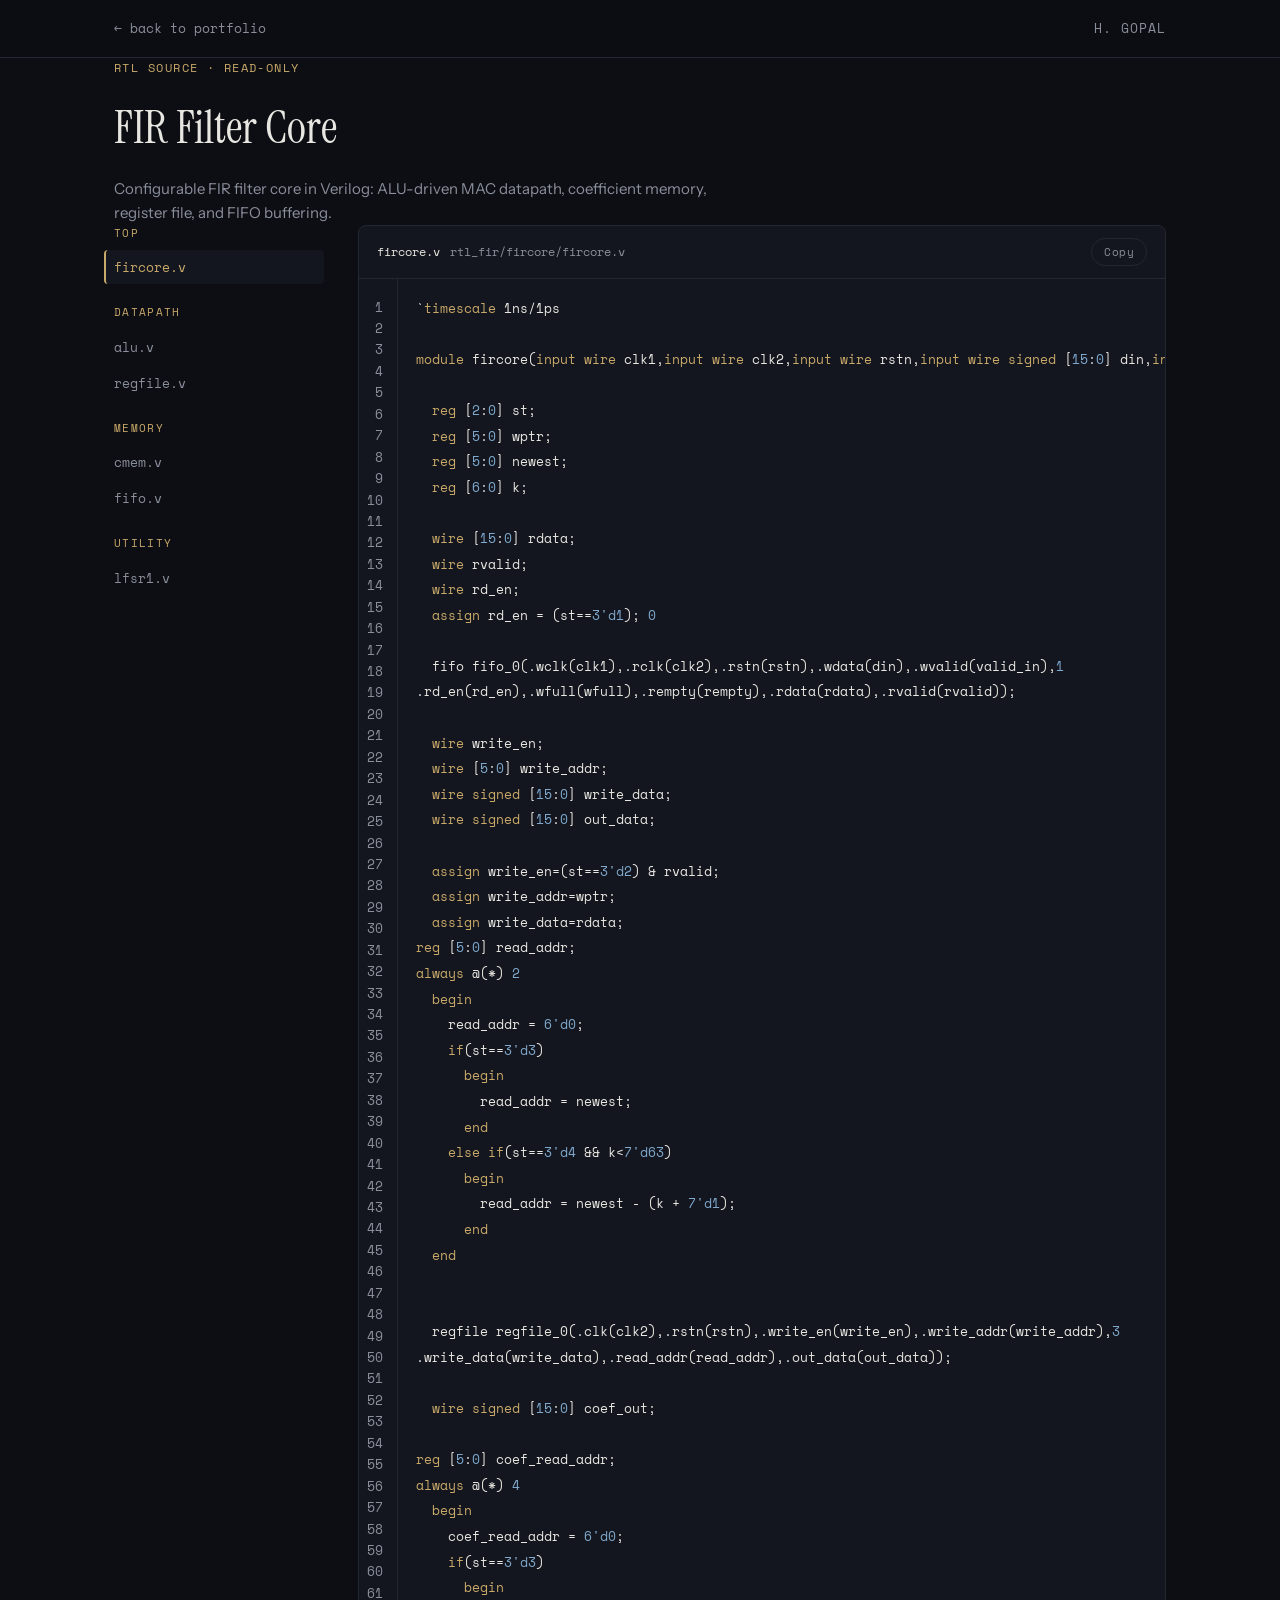
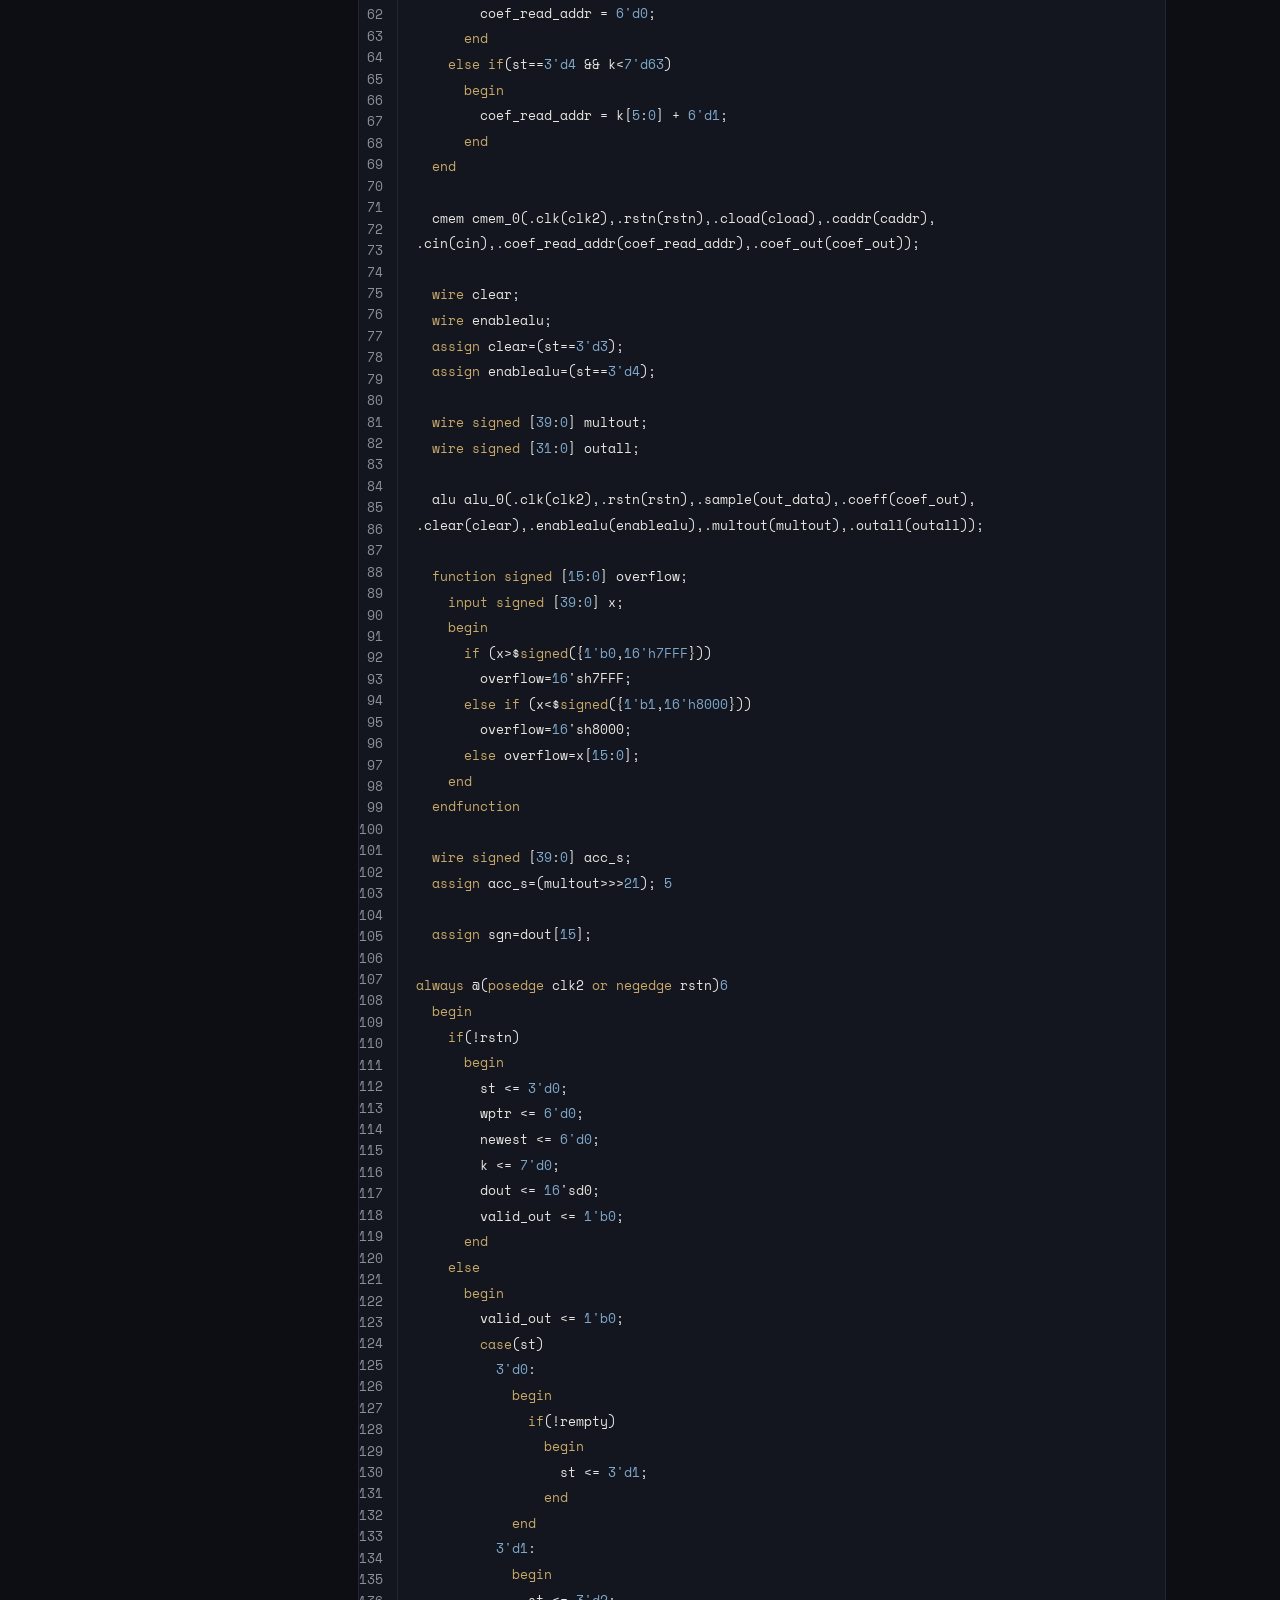
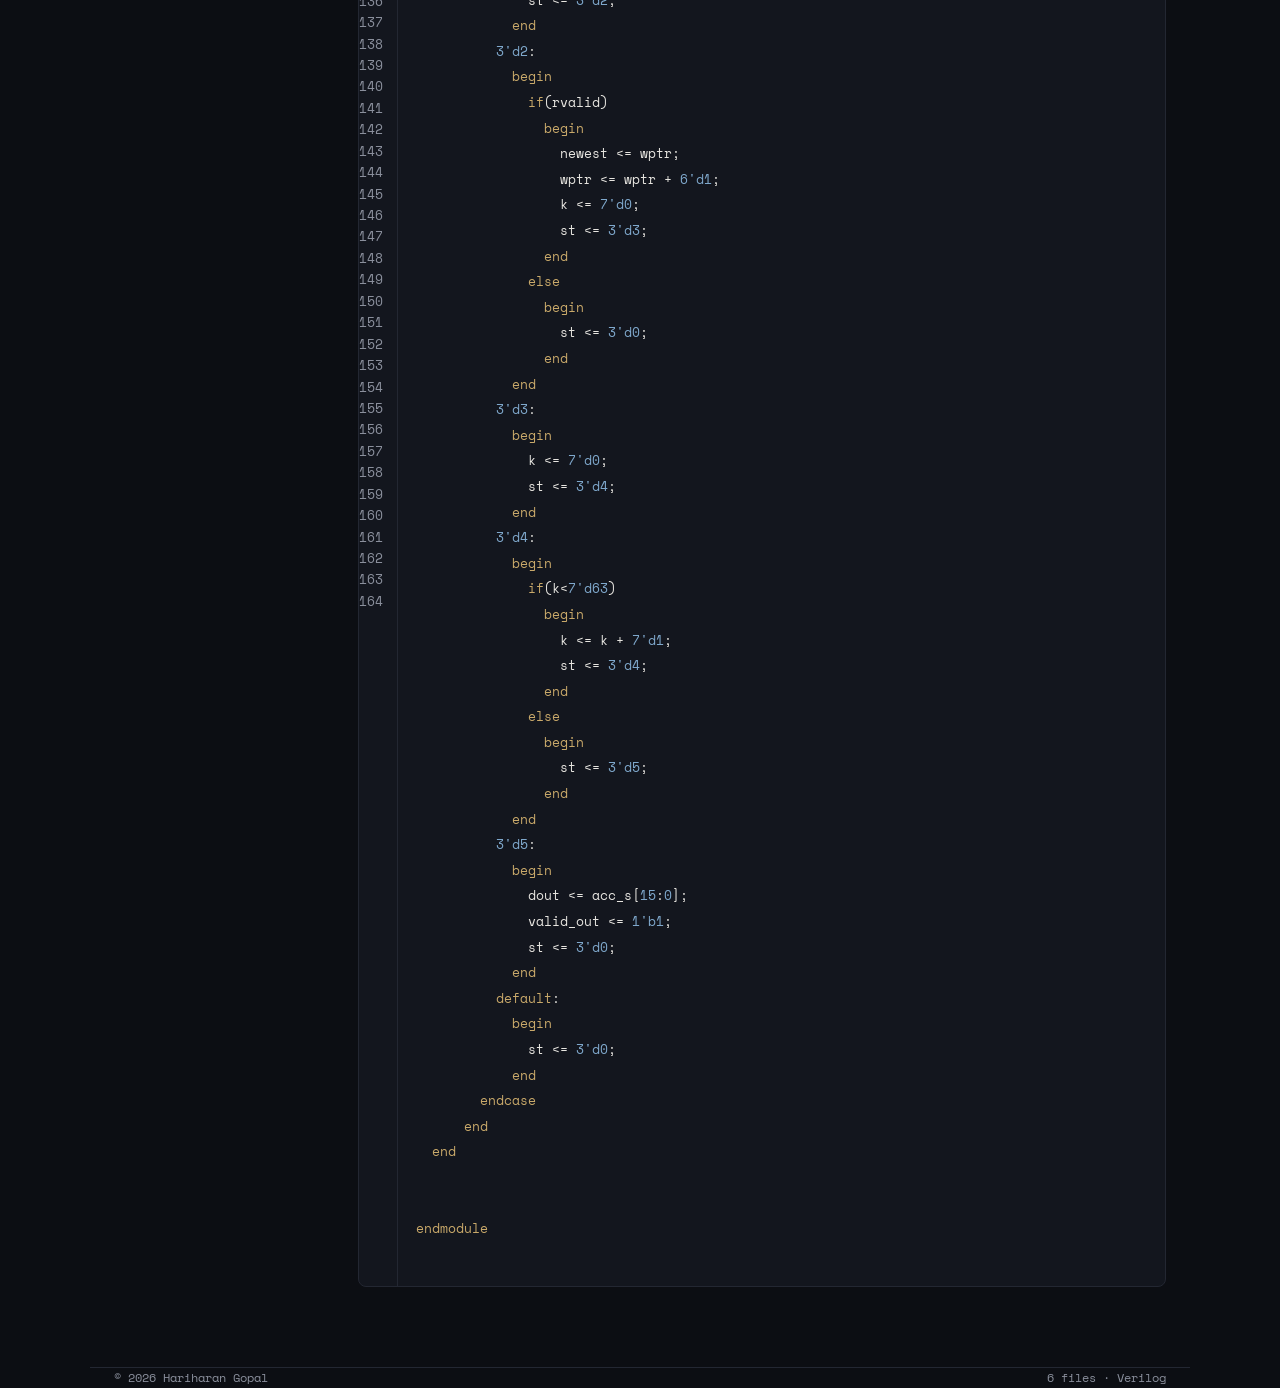
<file: rtl-fir.html>
<!DOCTYPE html>
<html lang="en">
<head>
<meta charset="UTF-8">
<meta name="viewport" content="width=device-width, initial-scale=1.0">
<title>FIR Filter Core RTL Source &middot; Hariharan Gopal</title>
<meta name="description" content="Curated Verilog source for the FIR Filter Core project.">
<link rel="preconnect" href="https://fonts.googleapis.com">
<link rel="preconnect" href="https://fonts.gstatic.com" crossorigin>
<link href="https://fonts.googleapis.com/css2?family=Instrument+Serif:ital@0;1&family=Instrument+Sans:wght@400;500;600&family=Space+Mono:wght@400&display=swap" rel="stylesheet">
<style>
  :root {
    --bg: #0c0e13;
    --surface: #13161e;
    --line-solid: #232732;
    --text: #e8e6e1;
    --muted: #8a8f9c;
    --brass: #c9a96a;
    --brass-dim: #c9a96a99;
    --code-comment: #6b7280;
    --code-string: #8fbc9c;
    --code-number: #7fa8cc;
  }
  * { margin: 0; padding: 0; box-sizing: border-box; }
  @media (prefers-reduced-motion: reduce) { *, *::before, *::after { animation: none !important; transition: none !important; } }
  body {
    background: var(--bg); color: var(--text);
    font-family: 'Instrument Sans', system-ui, sans-serif;
    font-size: 16px; line-height: 1.6; -webkit-font-smoothing: antialiased;
  }
  a { color: inherit; text-decoration: none; }
  a:focus-visible, button:focus-visible, select:focus-visible { outline: 2px solid var(--brass); outline-offset: 3px; border-radius: 2px; }
  .wrap { max-width: 1100px; margin: 0 auto; padding: 0 24px; }

  nav { position: sticky; top: 0; z-index: 10; background: color-mix(in srgb, var(--bg) 88%, transparent); backdrop-filter: blur(12px); border-bottom: 1px solid var(--line-solid); }
  .nav-inner { max-width: 1100px; margin: 0 auto; padding: 18px 24px; display: flex; justify-content: space-between; align-items: baseline; gap: 16px; }
  .back-link { font-family: 'Space Mono', monospace; font-size: 13px; color: var(--muted); transition: color .2s; }
  .back-link:hover { color: var(--brass); }
  .nav-name { font-family: 'Space Mono', monospace; font-size: 13px; letter-spacing: 0.08em; color: var(--muted); }

  header { padding: 48px 0 32px; }
  .eyebrow { font-family: 'Space Mono', monospace; font-size: 12px; letter-spacing: 0.12em; text-transform: uppercase; color: var(--brass); margin-bottom: 14px; }
  h1 { font-family: 'Instrument Serif', serif; font-weight: 400; font-size: clamp(32px, 5vw, 46px); margin-bottom: 12px; }
  header p.desc { color: var(--muted); font-size: 15px; max-width: 620px; }

  .viewer { display: flex; gap: 24px; padding-bottom: 80px; align-items: flex-start; }
  .file-list { width: 220px; flex-shrink: 0; position: sticky; top: 76px; }
  .file-group h2 { font-family: 'Space Mono', monospace; font-size: 11px; letter-spacing: 0.12em; text-transform: uppercase; color: var(--brass); margin: 20px 0 8px; font-weight: 400; }
  .file-group:first-child h2 { margin-top: 0; }
  .file-btn { display: block; width: 100%; text-align: left; background: none; border: none; color: var(--muted); font-family: 'Space Mono', monospace; font-size: 13px; padding: 7px 10px; margin: 0 0 2px -10px; border-radius: 4px; cursor: pointer; transition: color .15s, background .15s; }
  .file-btn:hover { color: var(--text); background: var(--surface); }
  .file-btn.active { color: var(--brass); background: var(--surface); border-left: 2px solid var(--brass); padding-left: 8px; }

  .file-select { display: none; width: 100%; margin-bottom: 20px; background: var(--surface); color: var(--text); border: 1px solid var(--line-solid); font-family: 'Space Mono', monospace; font-size: 13px; padding: 10px 12px; border-radius: 6px; }

  .code-pane { flex: 1; min-width: 0; background: var(--surface); border: 1px solid var(--line-solid); border-radius: 8px; overflow: hidden; }
  .code-header { display: flex; justify-content: space-between; align-items: center; padding: 12px 18px; border-bottom: 1px solid var(--line-solid); font-family: 'Space Mono', monospace; font-size: 12px; }
  .code-header .cur-name { color: var(--text); }
  .code-header .cur-path { color: var(--muted); margin-left: 10px; }
  .copy-btn { background: none; border: 1px solid var(--line-solid); color: var(--muted); font-family: 'Space Mono', monospace; font-size: 11px; letter-spacing: 0.04em; padding: 5px 12px; border-radius: 100px; cursor: pointer; transition: color .2s, border-color .2s; }
  .copy-btn:hover { color: var(--brass); border-color: var(--brass-dim); }

  .code-row { display: flex; }
  .gutter {
    font-family: 'Space Mono', monospace; font-size: 13px; line-height: 1.65;
    color: var(--muted); text-align: right; user-select: none;
    padding: 18px 14px 18px 0; border-right: 1px solid var(--line-solid);
    white-space: pre;
  }
  .code-block {
    flex: 1; min-width: 0; overflow-x: auto;
    padding: 18px; margin: 0;
  }
  .code-block code {
    font-family: 'Space Mono', monospace; font-size: 13px; line-height: 1.65;
    white-space: pre; color: var(--text);
  }
  .tok-kw { color: var(--brass); }
  .tok-comment { color: var(--code-comment); font-style: italic; }
  .tok-string { color: var(--code-string); }
  .tok-number { color: var(--code-number); }

  footer { border-top: 1px solid var(--line-solid); padding: 30px 0 40px; font-family: 'Space Mono', monospace; font-size: 12px; color: var(--muted); display: flex; justify-content: space-between; }

  @media (max-width: 820px) {
    .file-list { display: none; }
    .file-select { display: block; }
    .viewer { flex-direction: column; }
  }
  @media (max-width: 480px) {
    .wrap { padding: 0 16px; }
    header { padding: 36px 0 24px; }
    .code-header { flex-wrap: wrap; gap: 8px; }
    footer { flex-direction: column; gap: 8px; }
  }
</style>
</head>
<body>

<nav>
  <div class="nav-inner">
    <a class="back-link" href="index.html#projects">&larr; back to portfolio</a>
    <span class="nav-name">H. GOPAL</span>
  </div>
</nav>

<header class="wrap">
  <p class="eyebrow">RTL source &middot; read-only</p>
  <h1>FIR Filter Core</h1>
  <p class="desc">Configurable FIR filter core in Verilog: ALU-driven MAC datapath, coefficient memory, register file, and FIFO buffering.</p>
</header>

<div class="wrap viewer">
  <aside class="file-list" id="file-list"></aside>
  <select class="file-select" id="file-select" aria-label="Select RTL file"></select>
  <div class="code-pane">
    <div class="code-header">
      <div><span class="cur-name" id="cur-name"></span><span class="cur-path" id="cur-path"></span></div>
      <button class="copy-btn" id="copy-btn" type="button">Copy</button>
    </div>
    <div class="code-row">
      <pre class="gutter" id="gutter"></pre>
      <pre class="code-block"><code id="code-output"></code></pre>
    </div>
  </div>
</div>

<footer class="wrap">
  <span>&copy; 2026 Hariharan Gopal</span>
  <span>6 files &middot; Verilog</span>
</footer>

<script>
  const FILES = [{"group": "Top", "name": "fircore.v", "path": "rtl_fir/fircore/fircore.v", "code": "`timescale 1ns/1ps\n\nmodule fircore(input wire clk1,input wire clk2,input wire rstn,input wire signed [15:0] din,input wire valid_in,output wire wfull,input wire cload,input wire [5:0] caddr,input wire signed [15:0] cin,output reg signed [15:0] dout,output reg valid_out,output wire sgn,output wire rempty);\n\n  reg [2:0] st;\n  reg [5:0] wptr;\n  reg [5:0] newest;\n  reg [6:0] k;\n\n  wire [15:0] rdata;\n  wire rvalid;\n  wire rd_en;\n  assign rd_en = (st==3'd1); //same thing later\n\n  fifo fifo_0(.wclk(clk1),.rclk(clk2),.rstn(rstn),.wdata(din),.wvalid(valid_in),//fifo start\n.rd_en(rd_en),.wfull(wfull),.rempty(rempty),.rdata(rdata),.rvalid(rvalid));\n\n  wire write_en;\n  wire [5:0] write_addr;\n  wire signed [15:0] write_data;\n  wire signed [15:0] out_data;\n\n  assign write_en=(st==3'd2) & rvalid;\n  assign write_addr=wptr;\n  assign write_data=rdata;\nreg [5:0] read_addr;\nalways @(*) //wire assign for coeffs read addr output for mult\n  begin\n    read_addr = 6'd0;\n    if(st==3'd3)\n      begin\n        read_addr = newest;\n      end\n    else if(st==3'd4 && k<7'd63)\n      begin\n        read_addr = newest - (k + 7'd1);\n      end\n  end\n\n\n  regfile regfile_0(.clk(clk2),.rstn(rstn),.write_en(write_en),.write_addr(write_addr),//regfile start\n.write_data(write_data),.read_addr(read_addr),.out_data(out_data));\n\n  wire signed [15:0] coef_out;\n\nreg [5:0] coef_read_addr;\nalways @(*) //wire assign for coeffs write addr output for mult\n  begin\n    coef_read_addr = 6'd0;\n    if(st==3'd3)\n      begin\n        coef_read_addr = 6'd0;\n      end\n    else if(st==3'd4 && k<7'd63)\n      begin\n        coef_read_addr = k[5:0] + 6'd1;\n      end\n  end\n\n  cmem cmem_0(.clk(clk2),.rstn(rstn),.cload(cload),.caddr(caddr),\n.cin(cin),.coef_read_addr(coef_read_addr),.coef_out(coef_out));\n\n  wire clear;\n  wire enablealu;\n  assign clear=(st==3'd3);\n  assign enablealu=(st==3'd4);\n\n  wire signed [39:0] multout;\n  wire signed [31:0] outall;\n\n  alu alu_0(.clk(clk2),.rstn(rstn),.sample(out_data),.coeff(coef_out),\n.clear(clear),.enablealu(enablealu),.multout(multout),.outall(outall));\n\n  function signed [15:0] overflow;\n    input signed [39:0] x;\n    begin\n      if (x>$signed({1'b0,16'h7FFF})) \n\toverflow=16'sh7FFF;\n      else if (x<$signed({1'b1,16'h8000})) \n\toverflow=16'sh8000;\n      else overflow=x[15:0];\n    end\n  endfunction\n\n  wire signed [39:0] acc_s;\n  assign acc_s=(multout>>>21); //shif tfor oflow\n\n  assign sgn=dout[15];\n\nalways @(posedge clk2 or negedge rstn)//all fsm\n  begin\n    if(!rstn)\n      begin\n        st <= 3'd0;\n        wptr <= 6'd0;\n        newest <= 6'd0;\n        k <= 7'd0;\n        dout <= 16'sd0;\n        valid_out <= 1'b0;\n      end\n    else\n      begin\n        valid_out <= 1'b0;\n        case(st)\n          3'd0:\n            begin\n              if(!rempty)\n                begin\n                  st <= 3'd1;\n                end\n            end\n          3'd1:\n            begin\n              st <= 3'd2;\n            end\n          3'd2:\n            begin\n              if(rvalid)\n                begin\n                  newest <= wptr;\n                  wptr <= wptr + 6'd1;\n                  k <= 7'd0;\n                  st <= 3'd3;\n                end\n              else\n                begin\n                  st <= 3'd0;\n                end\n            end\n          3'd3:\n            begin\n              k <= 7'd0;\n              st <= 3'd4;\n            end\n          3'd4:\n            begin\n              if(k<7'd63)\n                begin\n                  k <= k + 7'd1;\n                  st <= 3'd4;\n                end\n              else\n                begin\n                  st <= 3'd5;\n                end\n            end\n          3'd5:\n            begin\n              dout <= acc_s[15:0];\n              valid_out <= 1'b1;\n              st <= 3'd0;\n            end\n          default:\n            begin\n              st <= 3'd0;\n            end\n        endcase\n      end\n  end\n\n\nendmodule\n\n"}, {"group": "Datapath", "name": "alu.v", "path": "rtl_fir/alu/alu.v", "code": "\nmodule alu #(parameter inwidth = 16, parameter coeffw = 16, parameter prodw = 32, parameter aluw = 40)( input clk, input rstn, input signed [inwidth-1:0] sample, input signed [coeffw-1:0] coeff,\ninput clear, input enablealu, output reg signed [aluw-1:0] multout,output signed [prodw-1:0] outall);\n\n    wire signed [prodw-1:0] mult_res;\n    assign mult_res = $signed(sample) * $signed(coeff);\n\n    wire signed [aluw-1:0] mult_ext;\n\twire x;\n    assign x = mult_res[prodw-1];\n    assign mult_ext = {{(aluw-prodw){x}}, mult_res};\n\n    always @(posedge clk or negedge rstn) \n        begin\n            if (!rstn)\n                multout <= {aluw{1'b0}};\n            else if (clear)\n                multout <= {aluw{1'b0}};\n            else if (enablealu)\n                multout <= multout + mult_ext;\n        end\n\n    assign outall = mult_res;\n\nendmodule\n\n"}, {"group": "Datapath", "name": "regfile.v", "path": "rtl_fir/regfile/regfile.v", "code": "`timescale 1ns/1ps\n\nmodule regfile (input wire clk,input wire rstn,input wire write_en,input wire [5:0] write_addr,input wire signed [15:0] write_data, input wire [5:0] read_addr, output reg  signed [15:0] out_data);\n\n  reg signed [15:0] mem [0:63];\n  integer count;\n\n  always @(negedge rstn or posedge clk) \n    begin\n      if (!rstn) \n        begin\n          for (count = 0; count < 64; count = count + 1)\n            mem[count] <= 16'sd0;\n          out_data <= 16'sd0;\n          end \n      else \n        begin\n          if (write_en)\n            mem[write_addr] <= write_data;\n          out_data <= mem[read_addr];\n        end\n    end\n\nendmodule\n\n"}, {"group": "Memory", "name": "cmem.v", "path": "rtl_fir/cmem/cmem.v", "code": "module cmem (input wire clk,input wire rstn, input wire cload, input wire [5:0] caddr, input wire signed [15:0] cin, input wire [5:0] coef_read_addr,output reg signed [15:0] coef_out);\n  reg signed [15:0] mem [0:63];\n  integer count;\n\n  always @(negedge rstn or posedge clk) \n    begin\n      if (!rstn)\n        begin\n          for (count = 0; count < 64; count = count + 1)\n            mem[count] <= 16'sd0;\n          coef_out <= 16'sd0;\n        end \n      else \n        begin\n          if (cload)\n            mem[caddr] <= cin;\n          coef_out <= mem[coef_read_addr];\n        end\n    end\nendmodule\n\n\n"}, {"group": "Memory", "name": "fifo.v", "path": "rtl_fir/fifo/fifo.v", "code": "`timescale 1ns/1ps\n\nmodule fifo(input wclk, input rclk, input rstn, input[15:0]wdata, input wvalid, input rd_en, output wfull, output rempty, output reg[15:0]rdata, output reg rvalid);\n\n  reg[15:0] mem[0:7];\n  reg[3:0] writeptr_bin, writeptr, readptr_bin, readptr, writeq1_readptr, writeq2_readptr, readq1_writeptr, readq2_writeptr;\n  reg wfull_r, rempty_r;\n\n  wire writeinc, readinc, wfull_n, rempty_n;\n  wire[3:0]writeptr_bin_n, readptr_bin_n, writeptr_n, readptr_n;\n\n  assign writeinc = wvalid && !wfull_r;\n  assign readinc = rd_en && !rempty_r;\n\n  assign writeptr_bin_n = writeptr_bin + {3'b000, writeinc};\n  assign readptr_bin_n = readptr_bin + {3'b000, readinc};\n\n  assign writeptr_n = (writeptr_bin_n >> 1) ^ writeptr_bin_n;\n  assign readptr_n = (readptr_bin_n >> 1) ^ readptr_bin_n;\n\n  assign wfull_n = (writeptr_n == {~writeq2_readptr[3:2], writeq2_readptr[1:0]});\n  assign rempty_n = (readptr_n == readq2_writeptr);\n\n  assign wfull = wfull_r;\n  assign rempty = rempty_r;\n\n  always @(posedge wclk or negedge rstn) \n    begin\n      if(!rstn) \n        begin\n          writeptr_bin <= 4'd0;\n          writeptr <= 4'd0;\n          wfull_r <= 1'b0;\n        end \n      else \n        begin\n          if(writeinc) \n            mem[writeptr_bin[2:0]] <= wdata;\n          writeptr_bin <= writeptr_bin_n;\n          writeptr <= writeptr_n;\n          wfull_r <= wfull_n;\n        end\n    end\n\n  always @(posedge rclk or negedge rstn) \n    begin\n      if(!rstn) \n        begin\n          readptr_bin <= 4'd0;\n          readptr <= 4'd0;\n          rempty_r <= 1'b1;\n          rdata <= 16'd0;\n          rvalid <= 1'b0;\n        end \n      else \n        begin\n          rvalid <= readinc;\n          if(readinc) \n            rdata <= mem[readptr_bin[2:0]];\n          readptr_bin <= readptr_bin_n;\n          readptr <= readptr_n;\n          rempty_r <= rempty_n;\n        end\n    end\n\n  always @(posedge wclk or negedge rstn)\n    begin\n      if(!rstn) \n        begin\n          writeq1_readptr <= 4'd0;\n          writeq2_readptr <= 4'd0;\n        end \n      else \n        begin\n          writeq1_readptr <= readptr;\n          writeq2_readptr <= writeq1_readptr;\n        end\n    end\n\n  always @(posedge rclk or negedge rstn) \n    begin\n      if(!rstn) \n        begin\n          readq1_writeptr <= 4'd0;\n          readq2_writeptr <= 4'd0;\n        end \n      else \n        begin\n          readq1_writeptr <= writeptr;\n          readq2_writeptr <= readq1_writeptr;\n        end\n    end\n\nendmodule\n\n\n\n"}, {"group": "Utility", "name": "lfsr1.v", "path": "rtl_fir/template/lfsr1.v", "code": "`timescale 1ns/1ps\n\nmodule lfsr1 (clk, resetn, seed, lfsr_out);\n\n        input clk, resetn;\n        input [15:0] seed;\n        output [15:0] lfsr_out;\n\n        reg [15:0] lfsr_out;\n\n\twire [15:0] lfsr_next;\n\n        always @(posedge clk) begin\n            if (~resetn) begin\n                lfsr_out <= #0.1 seed;\n            end\n            else begin\n                lfsr_out <= #0.1 lfsr_next;\n            end\n        end\n\n\tassign lfsr_next = {lfsr_out[14:0], lfsr_out[15]^lfsr_out[12]^lfsr_out[5]^lfsr_out[0]};\n\nendmodule\n\n"}];

  function escapeHtml(s) {
    return s.replace(/&/g, '&amp;').replace(/</g, '&lt;').replace(/>/g, '&gt;');
  }

  function highlightVerilog(src) {
    let code = escapeHtml(src);
    const tokens = [];
    const stash = (html) => { tokens.push(html); return '\u0000' + (tokens.length - 1) + '\u0000'; };

    code = code.replace(/(\/\/[^\n]*)|(\/\*[\s\S]*?\*\/)/g, m => stash('<span class="tok-comment">' + m + '</span>'));
    code = code.replace(/&quot;(?:[^&\\]|\\.)*&quot;/g, m => stash('<span class="tok-string">' + m + '</span>'));
    code = code.replace(/\b\d+'[bBhHdDoO][0-9a-fA-Fxz_XZ]+|\b\d+\.\d+\b|\b\d+\b/g, m => stash('<span class="tok-number">' + m + '</span>'));

    const keywords = ['module','endmodule','input','output','inout','wire','reg','logic','parameter','localparam',
      'always','always_ff','always_comb','always_latch','begin','end','if','else','case','casex','casez','endcase',
      'default','assign','function','endfunction','task','endtask','posedge','negedge','or','and','not','xor',
      'generate','endgenerate','genvar','for','while','integer','signed','unsigned','initial','typedef','struct',
      'enum','packed','timescale','define'];
    const kwRe = new RegExp('\\b(' + keywords.join('|') + ')\\b', 'g');
    code = code.replace(kwRe, '<span class="tok-kw">$1</span>');

    code = code.replace(/\u0000(\d+)\u0000/g, (_, i) => tokens[Number(i)]);
    return code;
  }

  const fileListEl = document.getElementById('file-list');
  const fileSelectEl = document.getElementById('file-select');
  const curNameEl = document.getElementById('cur-name');
  const curPathEl = document.getElementById('cur-path');
  const gutterEl = document.getElementById('gutter');
  const codeOutEl = document.getElementById('code-output');
  const copyBtn = document.getElementById('copy-btn');

  const groups = [];
  FILES.forEach((f, i) => {
    let g = groups.find(g => g.name === f.group);
    if (!g) { g = { name: f.group, items: [] }; groups.push(g); }
    g.items.push(i);
  });

  groups.forEach(g => {
    const wrap = document.createElement('div');
    wrap.className = 'file-group';
    const h2 = document.createElement('h2');
    h2.textContent = g.name;
    wrap.appendChild(h2);
    g.items.forEach(i => {
      const btn = document.createElement('button');
      btn.className = 'file-btn';
      btn.type = 'button';
      btn.textContent = FILES[i].name;
      btn.dataset.index = i;
      btn.addEventListener('click', () => selectFile(i));
      wrap.appendChild(btn);
    });
    fileListEl.appendChild(wrap);
  });

  FILES.forEach((f, i) => {
    const opt = document.createElement('option');
    opt.value = i;
    opt.textContent = f.group + ' / ' + f.name;
    fileSelectEl.appendChild(opt);
  });
  fileSelectEl.addEventListener('change', () => selectFile(Number(fileSelectEl.value)));

  let currentIndex = 0;

  function selectFile(i) {
    currentIndex = i;
    const f = FILES[i];
    curNameEl.textContent = f.name;
    curPathEl.textContent = f.path;
    codeOutEl.innerHTML = highlightVerilog(f.code);
    const lineCount = f.code.split('\n').length;
    gutterEl.textContent = Array.from({ length: lineCount }, (_, n) => n + 1).join('\n');
    fileListEl.querySelectorAll('.file-btn').forEach(b => b.classList.toggle('active', Number(b.dataset.index) === i));
    fileSelectEl.value = i;
  }

  copyBtn.addEventListener('click', async () => {
    try {
      await navigator.clipboard.writeText(FILES[currentIndex].code);
      copyBtn.textContent = 'Copied';
      setTimeout(() => { copyBtn.textContent = 'Copy'; }, 1400);
    } catch (e) {
      copyBtn.textContent = 'Failed';
      setTimeout(() => { copyBtn.textContent = 'Copy'; }, 1400);
    }
  });

  selectFile(0);
</script>

</body>
</html>
</file>
